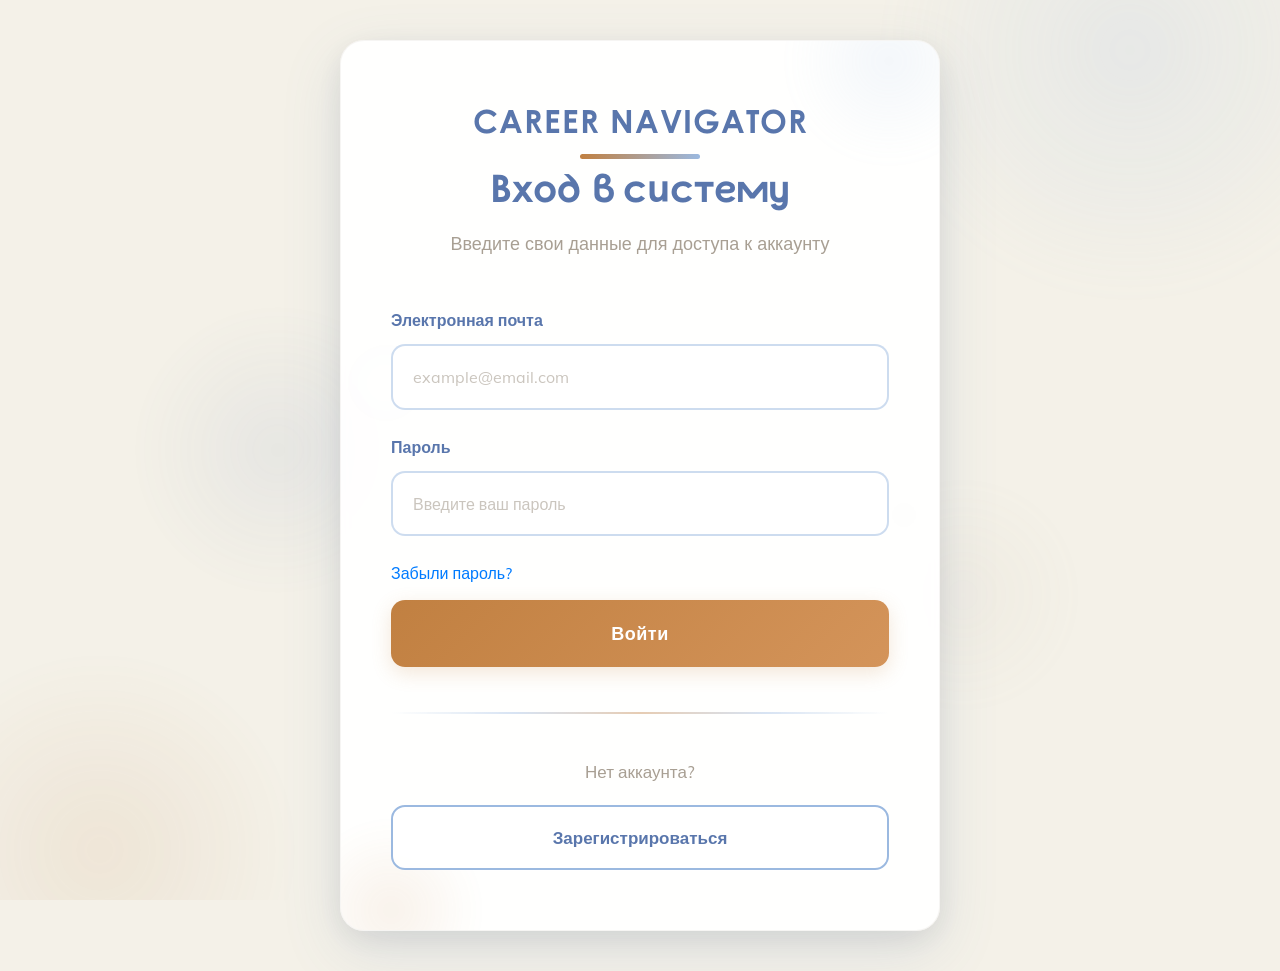
<file: index.html>
<!DOCTYPE html>
<html lang="ru">
<head>
    <meta charset="UTF-8">
    <title>Вход в систему</title>
    <link rel="stylesheet" href="https://stackpath.bootstrapcdn.com/bootstrap/4.4.1/css/bootstrap.min.css">
    <link rel="stylesheet" href="style.css"> 
</head>
<body class="career-body">
    <!-- Фоновые круги -->
    <div class="career-bg-circles">
        <div class="career-circle-1"></div>
        <div class="career-circle-2"></div>
        <div class="career-circle-3"></div>
        <div class="career-circle-4"></div>
    </div>

    <!-- Контейнер формы -->
    <div class="career-form-container">
        <div class="career-form-box">
            <!-- Круги внутри формы -->
            <div class="career-form-circles">
                <div class="career-form-circle-5"></div>
                <div class="career-form-circle-6"></div>
                <div class="career-form-circle-7"></div>
                <div class="career-form-circle-8"></div>
            </div>

            <!-- Содержимое формы -->
            <div class="career-form-content">
                <!-- Шапка формы -->
                <div class="career-form-header">
                    <div class="career-form-logo">Career Navigator</div>
                    <h2 class="career-form-title">Вход в систему</h2>
                    <p class="career-form-subtitle">Введите свои данные для доступа к аккаунту</p>
                </div>

                <!-- Flash сообщения (заменены на статический пример, можно удалить) -->
                <div class="flash-messages" style="display: none;">
                    <!-- Пример flash-сообщения, скрыт по умолчанию -->
                    <div class="alert alert-danger">
                        Неверный email или пароль
                    </div>
                </div>

                <!-- Форма входа -->
                <form action="login.html" method="post">
                    <!-- Email -->
                    <div class="career-form-group">
                        <label class="career-form-label">Электронная почта</label>
                        <input type="email" name="login_email" class="career-form-control" required
                               placeholder="example@email.com">
                    </div>

                    <!-- Пароль -->
                    <div class="career-form-group">
                        <label class="career-form-label">Пароль</label>
                        <input type="password" name="login_password" class="career-form-control" required
                               placeholder="Введите ваш пароль">
                    </div>

                    <!-- Забыли пароль -->
 
                        <a href="LK.html">Забыли пароль?</a>            

                    <!-- Кнопка входа -->
                    <div class="career-form-group">
                        <button type="submit" class="career-btn-primary">Войти</button>
                    </div>

                    <!-- Разделитель -->
                    <div class="career-form-divider"></div>

                    <!-- Футер формы -->
                    <div class="career-form-footer">
                        <p>Нет аккаунта?</p>
                        <a href="registration.html" class="career-btn-outline">Зарегистрироваться</a>
                    </div>
                </form>
            </div>
        </div>
    </div>
</body>
</html>
</file>
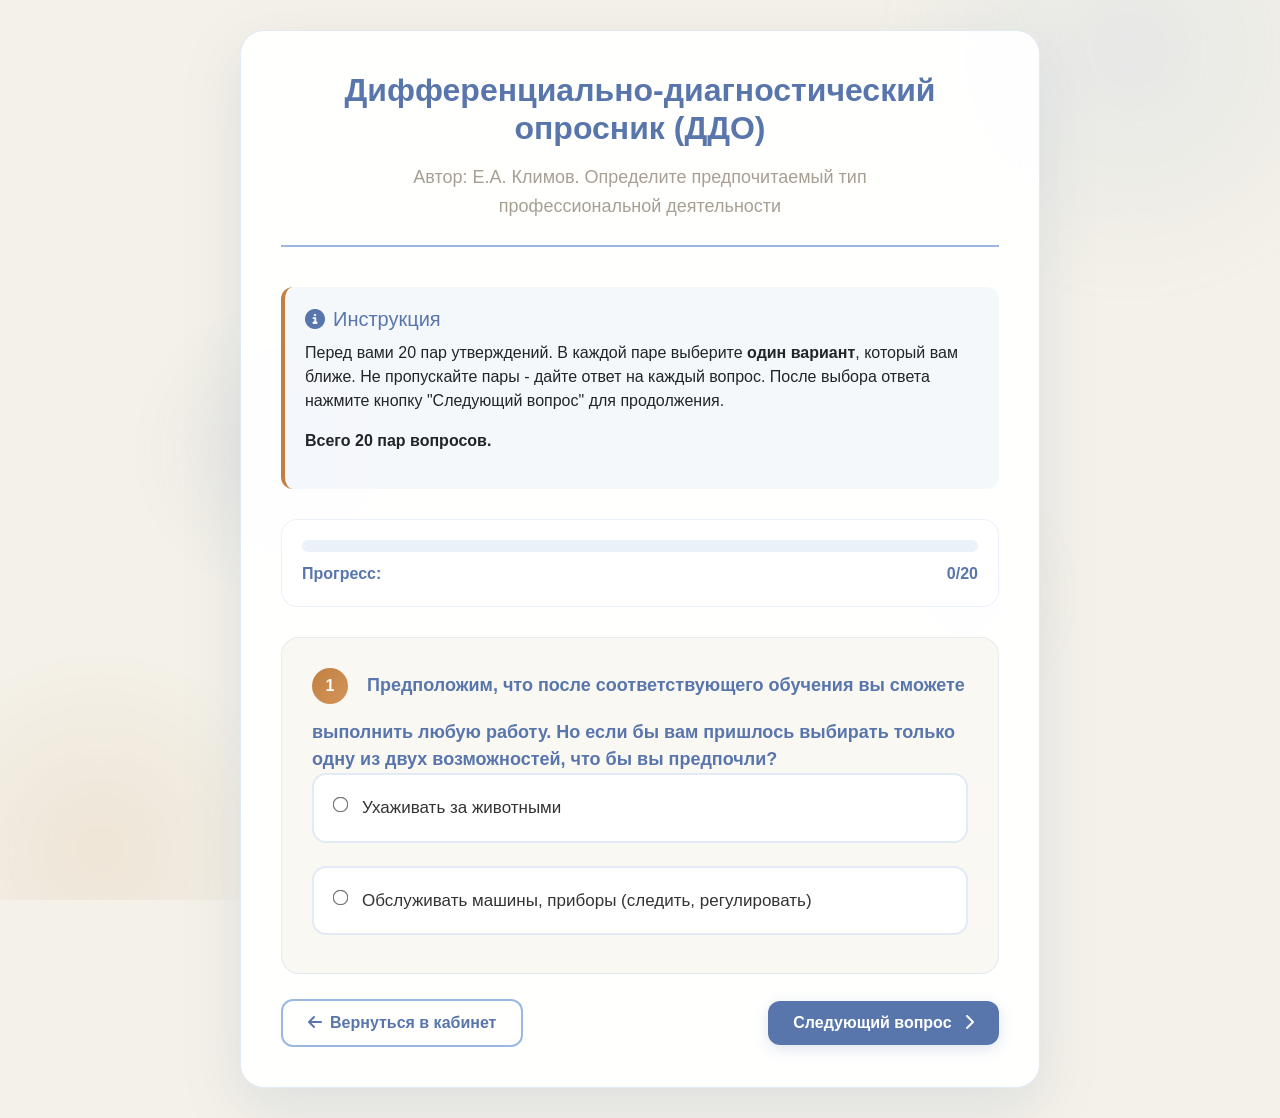
<file: klimov.html>
<!DOCTYPE html>
<html lang="ru">
<head>
    <meta charset="UTF-8">
    <meta name="viewport" content="width=device-width, initial-scale=1.0, maximum-scale=1.0, user-scalable=yes">
    <title>Тест ДДО Климова</title>
    <link rel="stylesheet" href="https://stackpath.bootstrapcdn.com/bootstrap/4.4.1/css/bootstrap.min.css">
    <link rel="stylesheet" href="https://cdnjs.cloudflare.com/ajax/libs/font-awesome/6.4.0/css/all.min.css">
    <link rel="stylesheet" href="style.css">
    <style>
        .career-test-page {
            min-height: 100vh;
            padding: 20px;
            background-color: var(--parchment-white);
        }
        
        .career-test-container {
            max-width: 800px;
            margin: 30px auto;
            padding: 40px;
            background: rgba(255, 255, 255, 0.95);
            border-radius: 24px;
            box-shadow: 0 20px 60px rgba(89, 118, 172, 0.15);
            border: 1px solid rgba(155, 185, 224, 0.3);
            position: relative;
            z-index: 1;
            backdrop-filter: blur(10px);
        }
        
        .career-test-header {
            text-align: center;
            margin-bottom: 40px;
            padding-bottom: 25px;
            border-bottom: 2px solid var(--soft-sky-blue);
        }
        
        .career-test-title {
            color: var(--cornflower-blue);
            font-weight: 700;
            font-size: 32px;
            margin-bottom: 15px;
            font-family: 'Soyuz Grotesk', sans-serif;
        }
        
        .career-test-description {
            color: var(--shadowed-lace);
            font-size: 18px;
            line-height: 1.6;
            max-width: 600px;
            margin: 0 auto;
            font-family: 'Soyuz Grotesk', sans-serif;
        }
        
        .career-test-info {
            background: rgba(155, 185, 224, 0.1);
            border-radius: 12px;
            padding: 20px;
            margin-bottom: 30px;
            border-left: 4px solid var(--coffee-crema);
            font-family: 'Soyuz Grotesk', sans-serif;
        }
        
        .career-test-info h5 {
            color: var(--cornflower-blue);
            margin-bottom: 10px;
            font-family: 'Soyuz Grotesk', sans-serif;
        }
        
        .career-question-card {
            background: rgba(244, 241, 232, 0.5);
            border-radius: 18px;
            padding: 30px;
            margin-bottom: 25px;
            border: 1px solid rgba(155, 185, 224, 0.2);
            transition: all 0.3s;
        }
        
        .career-question-card:hover {
            box-shadow: 0 10px 25px rgba(89, 118, 172, 0.1);
        }
        
        .career-question-number {
            display: inline-block;
            background: linear-gradient(135deg, var(--coffee-crema), #d4945a);
            color: white;
            width: 36px;
            height: 36px;
            border-radius: 50%;
            text-align: center;
            line-height: 36px;
            font-weight: 600;
            margin-right: 15px;
            margin-bottom: 15px;
            font-family: 'Soyuz Grotesk', sans-serif;
        }
        
        .career-question-text {
            font-size: 18px;
            font-weight: 600;
            color: var(--cornflower-blue);
            margin-bottom: 25px;
            line-height: 1.5;
            font-family: 'Soyuz Grotesk', sans-serif;
        }
        
        .career-answer-options {
            display: grid;
            grid-template-columns: 1fr;
            gap: 15px;
        }
        
        .career-answer-option {
            display: flex;
            align-items: flex-start;
            padding: 20px;
            background: white;
            border: 2px solid rgba(155, 185, 224, 0.3);
            border-radius: 14px;
            cursor: pointer;
            transition: all 0.3s;
            position: relative;
        }
        
        .career-answer-option:hover {
            border-color: var(--soft-sky-blue);
            box-shadow: 0 8px 20px rgba(155, 185, 224, 0.15);
        }
        
        .career-answer-option.selected {
            background: rgba(155, 185, 224, 0.08);
            border-color: var(--cornflower-blue);
            box-shadow: 0 5px 15px rgba(89, 118, 172, 0.1);
        }
        
        .career-answer-option input[type="radio"] {
            margin-right: 15px;
            margin-top: 3px;
            transform: scale(1.2);
        }
        
        .career-answer-label {
            font-size: 17px;
            color: #333;
            line-height: 1.5;
            flex: 1;
            font-family: 'Soyuz Grotesk', sans-serif;
        }
        
        .career-test-btn-submit {
            background: linear-gradient(135deg, var(--coffee-crema) 0%, #d4945a 100%);
            border: none;
            padding: 12px 30px;
            font-weight: 600;
            border-radius: 12px;
            color: white;
            font-size: 16px;
            transition: all 0.3s;
            box-shadow: 0 4px 15px rgba(193, 128, 65, 0.2);
            font-family: 'Soyuz Grotesk', sans-serif;
        }
        
        .career-test-btn-submit:hover {
            background: linear-gradient(135deg, #b3713a 0%, var(--coffee-crema) 100%);
            transform: translateY(-2px);
            box-shadow: 0 6px 20px rgba(193, 128, 65, 0.3);
        }
        
        .career-test-btn-back {
            background: transparent;
            border: 2px solid var(--soft-sky-blue);
            color: var(--cornflower-blue);
            padding: 10px 25px;
            border-radius: 12px;
            font-weight: 600;
            transition: all 0.3s;
            font-family: 'Soyuz Grotesk', sans-serif;
        }
        
        .career-test-btn-back:hover {
            background: var(--soft-sky-blue);
            color: white;
        }
        
        .career-test-btn-primary {
            background: linear-gradient(135deg, var(--cornflower-blue) 0%, #5976AC 100%);
            border: none;
            padding: 10px 25px;
            font-weight: 600;
            border-radius: 12px;
            color: white;
            font-size: 16px;
            transition: all 0.3s;
            box-shadow: 0 4px 15px rgba(89, 118, 172, 0.2);
            font-family: 'Soyuz Grotesk', sans-serif;
        }
        
        .career-test-btn-primary:hover {
            background: linear-gradient(135deg, #486194 0%, var(--cornflower-blue) 100%);
            transform: translateY(-2px);
            box-shadow: 0 6px 20px rgba(89, 118, 172, 0.3);
        }
        
        .career-test-btn-secondary {
            background: transparent;
            border: 2px solid var(--cornflower-blue);
            color: var(--cornflower-blue);
            padding: 10px 25px;
            border-radius: 12px;
            font-weight: 600;
            font-size: 16px;
            transition: all 0.3s;
            font-family: 'Soyuz Grotesk', sans-serif;
        }
        
        .career-test-btn-secondary:hover {
            background: rgba(89, 118, 172, 0.1);
            border-color: var(--soft-sky-blue);
        }
        
        .career-test-progress-container {
            margin: 30px 0;
            padding: 20px;
            background: rgba(255, 255, 255, 0.9);
            border-radius: 16px;
            border: 1px solid rgba(155, 185, 224, 0.2);
        }
        
        .career-test-progress-bar {
            height: 12px;
            background-color: rgba(155, 185, 224, 0.2);
            border-radius: 6px;
            overflow: hidden;
            margin-bottom: 10px;
        }
        
        .career-test-progress-fill {
            height: 100%;
            background: linear-gradient(90deg, var(--coffee-crema), var(--cornflower-blue));
            border-radius: 6px;
            transition: width 0.5s ease-in-out;
            width: 0%;
        }
        
        .career-test-progress-text {
            display: flex;
            justify-content: space-between;
            color: var(--cornflower-blue);
            font-weight: 600;
            font-size: 16px;
            font-family: 'Soyuz Grotesk', sans-serif;
        }
        
        .career-test-results-section {
            display: none;
            text-align: center;
            padding: 40px 20px;
        }
        
        .career-test-results-icon {
            font-size: 70px;
            color: var(--coffee-crema);
            margin-bottom: 20px;
        }
        
        .career-test-results-title {
            color: var(--cornflower-blue);
            font-weight: 700;
            font-size: 28px;
            margin-bottom: 20px;
            font-family: 'Soyuz Grotesk', sans-serif;
        }
        
        .career-test-results-description {
            color: var(--shadowed-lace);
            font-size: 18px;
            margin-bottom: 30px;
            line-height: 1.6;
            font-family: 'Soyuz Grotesk', sans-serif;
        }
        
        @media (max-width: 768px) {
            .career-test-container {
                padding: 25px 20px;
                margin: 15px;
            }
            
            .career-test-title {
                font-size: 26px;
            }
            
            .career-question-card {
                padding: 20px;
            }
            
            .career-answer-option {
                padding: 15px;
            }
            
            .career-test-btn-primary,
            .career-test-btn-secondary,
            .career-test-btn-submit,
            .career-test-btn-back {
                padding: 8px 20px;
                font-size: 15px;
            }
        }
    </style>
</head>
<body class="career-body">
    <!-- Фоновые круги -->
    <div class="career-bg-circles">
        <div class="career-circle-1"></div>
        <div class="career-circle-2"></div>
        <div class="career-circle-3"></div>
        <div class="career-circle-4"></div>
    </div>
    
    <!-- Основной контейнер теста -->
    <div class="career-test-container">
        <!-- Шапка теста -->
        <div class="career-test-header" id="testHeader">
            <h1 class="career-test-title">Дифференциально-диагностический опросник (ДДО)</h1>
            <p class="career-test-description">Автор: Е.А. Климов. Определите предпочитаемый тип профессиональной деятельности</p>
        </div>
        
        <!-- Информация о тесте -->
        <div class="career-test-info" id="testInfo">
            <h5><i class="fas fa-info-circle mr-2"></i>Инструкция</h5>
            <p>Перед вами 20 пар утверждений. В каждой паре выберите <strong>один вариант</strong>, который вам ближе. Не пропускайте пары - дайте ответ на каждый вопрос. После выбора ответа нажмите кнопку "Следующий вопрос" для продолжения.</p>
            <p><strong>Всего 20 пар вопросов.</strong></p>
        </div>
        
        <!-- Прогресс прохождения -->
        <div class="career-test-progress-container">
            <div class="career-test-progress-bar">
                <div class="career-test-progress-fill" id="progressFill"></div>
            </div>
            <div class="career-test-progress-text">
                <span>Прогресс:</span>
                <span id="progressCounter">0/20</span>
            </div>
        </div>
        
        <!-- Контейнер для вопросов -->
        <div id="questionsContainer">
            <!-- Вопросы будут добавляться динамически -->
        </div>
        
        <!-- Кнопки управления -->
        <div class="d-flex justify-content-between align-items-center mt-4">

            <button class="career-test-btn-back" onclick="window.location.href='lk.html'">
                <i class="fas fa-arrow-left mr-2"></i>Вернуться в кабинет
            </button>
            
            <div class="d-flex gap-3">
                <button class="career-test-btn-secondary" id="prevBtn" onclick="prevQuestion()" style="display: none;">
                    <i class="fas fa-chevron-left mr-2"></i>Назад
                </button>
                <button class="career-test-btn-primary" id="nextBtn" onclick="nextQuestion()">
                    Следующий вопрос <i class="fas fa-chevron-right ml-2"></i>
                </button>
                <button class="career-test-btn-submit" id="submitBtn" onclick="submitTest()" style="display: none;">
                    <i class="fas fa-check-circle mr-2"></i>Завершить тест
                </button>
            </div>
        </div>

        <!-- Секция результатов -->
        <div class="career-test-results-section" id="resultsSection">
            <div class="career-test-results-icon">
                <i class="fas fa-chart-pie"></i>
            </div>
            <h2 class="career-test-results-title">Тест завершен!</h2>
            <p class="career-test-results-description">Ваши результаты сохранены. Теперь вы можете вернуться в личный кабинет и посмотреть диаграмму с вашим профессиональным профилем.</p>

            <button class="career-test-btn-back" onclick="window.location.href='lk.html'">
                <i class="fas fa-user-circle mr-2"></i>Вернуться в личный кабинет
            </button>
        </div>
    </div>
    
    <!-- JavaScript для работы теста -->
    <script>
        // Вопросы для теста ДДО Климова (20 пар)
        const questions = [
            { id: 1, a: "Ухаживать за животными", b: "Обслуживать машины, приборы (следить, регулировать)" },
            { id: 2, a: "Помогать больным людям, лечить их", b: "Составлять таблицы, схемы, программы для вычислительных машин" },
            { id: 3, a: "Следить за качеством книжных иллюстраций, плакатов, художественных открыток", b: "Следить за состоянием, развитием растений" },
            { id: 4, a: "Обрабатывать материалы (дерево, ткань, металл, пластмассу и т.п.)", b: "Доводить товары до потребителя, рекламировать, продавать" },
            { id: 5, a: "Обсуждать научно-популярные книги, статьи", b: "Обсуждать художественные книги (или пьесы, концерты)" },
            { id: 6, a: "Выращивать молодняк (животных какой-либо породы)", b: "Тренировать товарищей (или младших) в выполнении каких-либо действий (трудовых, учебных, спортивных)" },
            { id: 7, a: "Копировать рисунки, изображения (или настраивать музыкальные инструменты)", b: "Управлять каким-либо грузовым (подъемным или транспортным) средством (подъемным краном, трактором, тепловозом и др.)" },
            { id: 8, a: "Сообщать, разъяснять людям нужные им сведения (в справочном бюро, на экскурсии и т.д.)", b: "Оформлять выставки, витрины (или участвовать в подготовке пьес, концертов)" },
            { id: 9, a: "Ремонтировать вещи, изделия (одежду, технику), жилище", b: "Искать и исправлять ошибки в текстах, таблицах, рисунках" },
            { id: 10, a: "Лечить животных", b: "Выполнять вычисления, расчеты" },
            { id: 11, a: "Выводить новые сорта растений", b: "Конструировать, проектировать новые виды промышленных изделий (машины, одежду, дома, продукты питания и т.п.)" },
            { id: 12, a: "Разбирать споры, ссоры между людьми, убеждать, разъяснять, наказывать, поощрять", b: "Разбираться в чертежах, схемах, таблицах (проверять, уточнять, приводить в порядок)" },
            { id: 13, a: "Наблюдать, изучать работу кружков художественной самодеятельности", b: "Наблюдать, изучать жизнь микробов" },
            { id: 14, a: "Обслуживать, налаживать медицинские приборы, аппараты", b: "Оказывать людям медицинскую помощь при ранениях, ушибах, ожогах и т.п." },
            { id: 15, a: "Художественно описывать, изображать события (наблюдаемые и представляемые)", b: "Составлять точные описания-отчеты о наблюдаемых явлениях, событиях, измеряемых объектах и др." },
            { id: 16, a: "Делать лабораторные анализы в больнице", b: "Принимать, осматривать больных, беседовать с ними, назначать лечение" },
            { id: 17, a: "Красить или расписывать стены помещений, поверхность изделий", b: "Осуществлять монтаж или сборку машин, приборов" },
            { id: 18, a: "Организовывать культпоходы сверстников или младших в театры, музеи, экскурсии, туристические походы и т.п.", b: "Играть на сцене, принимать участие в концертах" },
            { id: 19, a: "Изготовлять по чертежам детали, изделия (машины, одежду), строить здания", b: "Заниматься черчением, копировать чертежи, карты" },
            { id: 20, a: "Вести борьбу с болезнями растений, с вредителями леса, сада", b: "Работать на клавишных машинах (пишущей машинке, телетайпе, наборной машине и др.)" }
        ];
        
        // КАЖДОМУ ОТВЕТУ СОПОСТАВЛЯЕМ КАТЕГОРИЮ по ID вопроса
        const questionCategories = {
            1: { A: "Человек-Природа", B: "Человек-Техника" },
            2: { A: "Человек-Человек", B: "Человек-Знак" },
            3: { A: "Человек-Художественный образ", B: "Человек-Природа" },
            4: { A: "Человек-Техника", B: "Человек-Человек" },
            5: { A: "Человек-Знак", B: "Человек-Художественный образ" },
            6: { A: "Человек-Природа", B: "Человек-Человек" },
            7: { A: "Человек-Художественный образ", B: "Человек-Техника" },
            8: { A: "Человек-Человек", B: "Человек-Художественный образ" },
            9: { A: "Человек-Техника", B: "Человек-Знак" },
            10: { A: "Человек-Природа", B: "Человек-Знак" },
            11: { A: "Человек-Природа", B: "Человек-Техника" },
            12: { A: "Человек-Человек", B: "Человек-Знак" },
            13: { A: "Человек-Художественный образ", B: "Человек-Природа" },
            14: { A: "Человек-Техника", B: "Человек-Человек" },
            15: { A: "Человек-Художественный образ", B: "Человек-Знак" },
            16: { A: "Человек-Знак", B: "Человек-Человек" },
            17: { A: "Человек-Художественный образ", B: "Человек-Техника" },
            18: { A: "Человек-Человек", B: "Человек-Художественный образ" },
            19: { A: "Человек-Техника", B: "Человек-Знак" },
            20: { A: "Человек-Природа", B: "Человек-Знак" }
        };
        
        let userAnswers = {};
        let currentQuestion = 0;
        let testStartTime = Date.now();
        
        // Инициализация при загрузке страницы
        document.addEventListener('DOMContentLoaded', function() {
            testStartTime = Date.now();
            showQuestion(currentQuestion);
            updateProgress();
            updateButtons();
        });
        
        // Показать вопрос
        function showQuestion(index) {
            const container = document.getElementById('questionsContainer');
            const question = questions[index];
            
            const existingAnswer = userAnswers[question.id];
            
            container.innerHTML = `
                <div class="career-question-card">
                    <div>
                        <span class="career-question-number">${question.id}</span>
                        <span class="career-question-text">Предположим, что после соответствующего обучения вы сможете выполнить любую работу. Но если бы вам пришлось выбирать только одну из двух возможностей, что бы вы предпочли?</span>
                    </div>
                    
                    <div class="career-answer-options">
                        <label class="career-answer-option ${existingAnswer === 'A' ? 'selected' : ''}" onclick="selectAnswer(${question.id}, 'A')">
                            <input type="radio" name="q${question.id}" ${existingAnswer === 'A' ? 'checked' : ''}>
                            <span class="career-answer-label">${question.a}</span>
                        </label>
                        
                        <label class="career-answer-option ${existingAnswer === 'B' ? 'selected' : ''}" onclick="selectAnswer(${question.id}, 'B')">
                            <input type="radio" name="q${question.id}" ${existingAnswer === 'B' ? 'checked' : ''}>
                            <span class="career-answer-label">${question.b}</span>
                        </label>
                    </div>
                </div>
            `;
            
            updateProgress();
            updateButtons();
        }
        
        // Выбрать ответ
        function selectAnswer(questionId, answer) {
            userAnswers[questionId] = answer;
            
            // Обновляем класс selected для вариантов ответа
            const options = document.querySelectorAll('.career-answer-option');
            options.forEach(opt => {
                const radio = opt.querySelector('input[type="radio"]');
                if (radio && radio.name === `q${questionId}`) {
                    if (answer === 'A' && opt.innerHTML.includes(questions.find(q => q.id === questionId).a)) {
                        opt.classList.add('selected');
                        radio.checked = true;
                    } else if (answer === 'B' && opt.innerHTML.includes(questions.find(q => q.id === questionId).b)) {
                        opt.classList.add('selected');
                        radio.checked = true;
                    } else {
                        opt.classList.remove('selected');
                        radio.checked = false;
                    }
                }
            });
        }
        
        // Следующий вопрос
        function nextQuestion() {
            const currentQuestionId = questions[currentQuestion].id;
            if (!userAnswers[currentQuestionId]) {
                alert('Пожалуйста, выберите ответ на текущий вопрос.');
                return;
            }
            
            if (currentQuestion < questions.length - 1) {
                currentQuestion++;
                showQuestion(currentQuestion);
            }
        }
        
        // Предыдущий вопрос
        function prevQuestion() {
            if (currentQuestion > 0) {
                currentQuestion--;
                showQuestion(currentQuestion);
            }
        }
        
        // Обновить прогресс
        function updateProgress() {
            const answeredCount = Object.keys(userAnswers).length;
            const progressPercent = (answeredCount / questions.length) * 100;
            
            document.getElementById('progressFill').style.width = `${progressPercent}%`;
            document.getElementById('progressCounter').textContent = `${answeredCount}/${questions.length}`;
        }
        
        // Обновить кнопки
        function updateButtons() {
            const prevBtn = document.getElementById('prevBtn');
            const nextBtn = document.getElementById('nextBtn');
            const submitBtn = document.getElementById('submitBtn');
            
            // Кнопка "Назад"
            if (currentQuestion > 0) {
                prevBtn.style.display = 'inline-block';
            } else {
                prevBtn.style.display = 'none';
            }
            
            // Кнопка "Следующий вопрос" или "Завершить тест"
            if (currentQuestion === questions.length - 1) {
                nextBtn.style.display = 'none';
                submitBtn.style.display = 'inline-block';
            } else {
                nextBtn.style.display = 'inline-block';
                submitBtn.style.display = 'none';
            }
        }
        
        // ФУНКЦИЯ ДЛЯ ОТПРАВКИ НА БЭКЕНД (заглушка, так как бэкенда нет)
        async function sendResultsToBackend(answers) {
            // В статической версии просто имитируем успех
            return { success: true, data: { message: "Сохранено локально" } };
        }
        
        // СОХРАНИТЬ ДЛЯ ПОВТОРНОЙ ОТПРАВКИ
        function saveForRetry(answers) {
            const pending = JSON.parse(localStorage.getItem('pendingKlimovResults') || '[]');
            pending.push({
                answers: answers,
                timestamp: new Date().toISOString()
            });
            localStorage.setItem('pendingKlimovResults', JSON.stringify(pending));
            console.log('Сохранено для повторной отправки');
        }
        
        // ОТПРАВИТЬ ТЕСТ
        async function submitTest() {
            // Проверяем, что ответили на все вопросы
            if (Object.keys(userAnswers).length < questions.length) {
                alert(`Пожалуйста, ответьте на все вопросы теста. Осталось ${questions.length - Object.keys(userAnswers).length} вопросов.`);
                return;
            }
            
            // Блокируем кнопку
            const submitBtn = document.getElementById('submitBtn');
            submitBtn.disabled = true;
            submitBtn.innerHTML = '<i class="fas fa-spinner fa-spin mr-2"></i>Отправляем...';
            
            // 1. Сохраняем в LocalStorage
            const allResults = JSON.parse(localStorage.getItem('testResults')) || {};
            allResults.klimov = {
                answers: userAnswers,
                submittedAt: new Date().toISOString()
            };
            localStorage.setItem('testResults', JSON.stringify(allResults));
            
            // 2. Отмечаем тест как пройденный
            const userData = JSON.parse(localStorage.getItem('currentUser')) || {};
            if (!userData.testsCompleted) {
                userData.testsCompleted = {};
            }
            userData.testsCompleted.klimov = true;
            localStorage.setItem('currentUser', JSON.stringify(userData));
            
            // 3. Отправляем на бэкенд (заглушка)
            setTimeout(() => {
                showResults();
            }, 500);
        }
        
        // Показать результаты
        function showResults() {
            document.getElementById('questionsContainer').style.display = 'none';
            document.getElementById('prevBtn').style.display = 'none';
            document.getElementById('nextBtn').style.display = 'none';
            document.getElementById('submitBtn').style.display = 'none';
            document.getElementById('testInfo').style.display = 'none';
            document.querySelector('.career-test-progress-container').style.display = 'none';
            
            document.getElementById('resultsSection').style.display = 'block';
            document.getElementById('resultsSection').scrollIntoView({ behavior: 'smooth' });
        }
        
        // Обработка клавиатуры
        document.addEventListener('keydown', function(e) {
            if (e.key === 'ArrowRight' || e.key === 'Enter') {
                e.preventDefault();
                nextQuestion();
            } else if (e.key === 'ArrowLeft') {
                e.preventDefault();
                prevQuestion();
            } else if (e.key === '1') {
                e.preventDefault();
                selectAnswer(questions[currentQuestion].id, 'A');
            } else if (e.key === '2') {
                e.preventDefault();
                selectAnswer(questions[currentQuestion].id, 'B');
            }
        });
    </script>
</body>
</html>
</file>
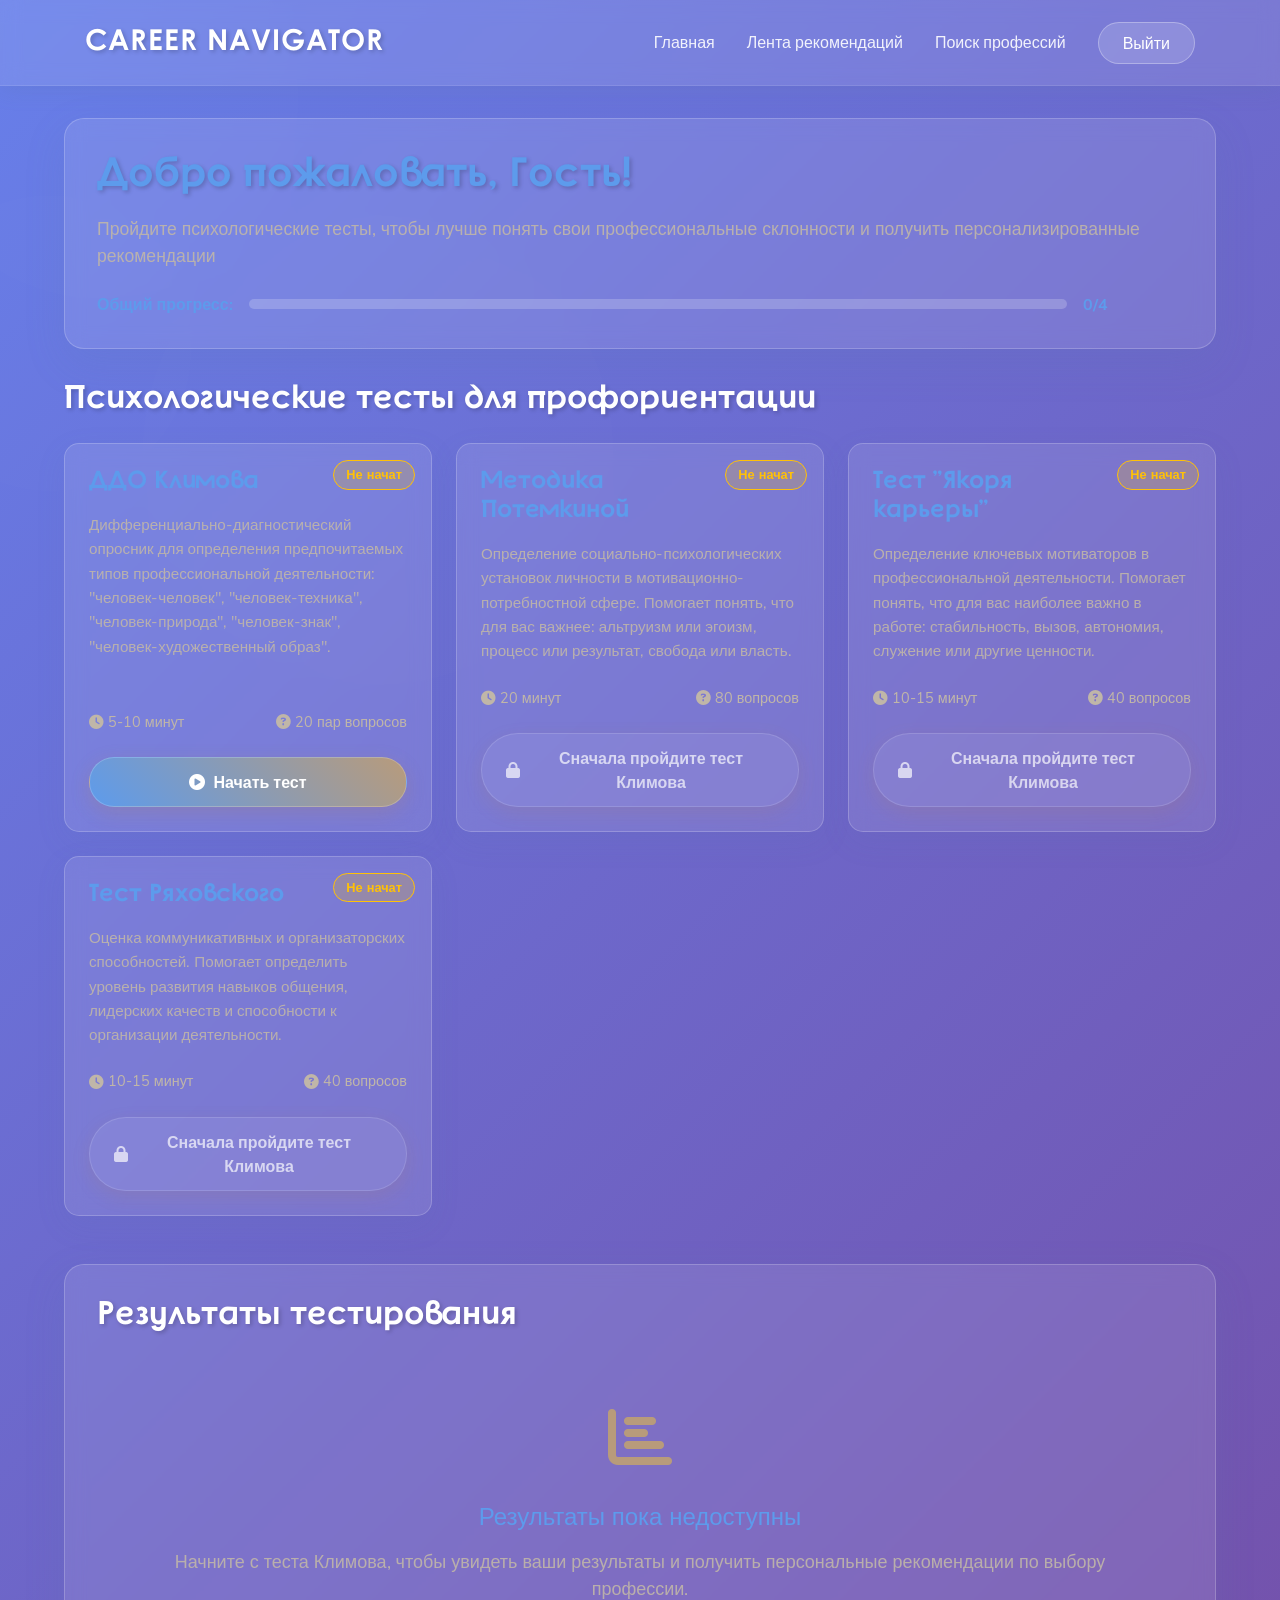
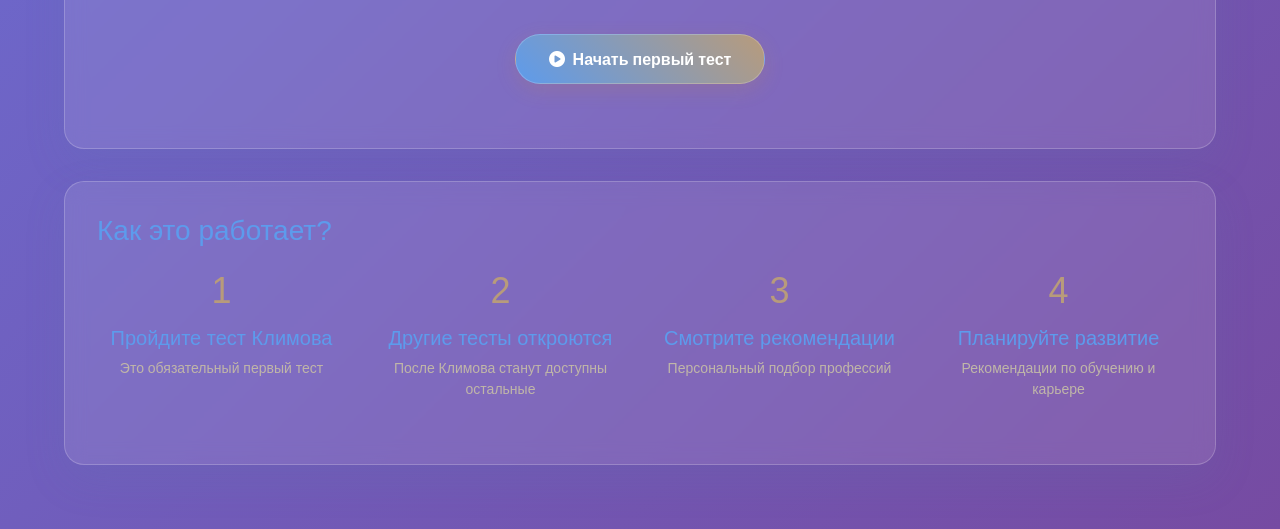
<file: LK 3.html>
<!DOCTYPE html>
<html lang="ru">
<head>
    <meta charset="UTF-8">
    <title>Личный кабинет - Career Navigation</title>
    <link rel="stylesheet" href="https://stackpath.bootstrapcdn.com/bootstrap/4.4.1/css/bootstrap.min.css">
    <link rel="stylesheet" href="https://cdnjs.cloudflare.com/ajax/libs/font-awesome/6.4.0/css/all.min.css">
    <link rel="stylesheet" href="style.css">
    <style>
        /* Базовые стили из предполагаемого файла style.css для корректного отображения */
        :root {
            --cornflower-blue: #5D9BEC;
            --coffee-crema: #B89B7B;
            --shadowed-lace: #C0B6A8;
        }
        .career-body {
            background: linear-gradient(135deg, #667eea 0%, #764ba2 100%);
            min-height: 100vh;
            font-family: -apple-system, BlinkMacSystemFont, 'Segoe UI', Roboto, Oxygen, Ubuntu, sans-serif;
            margin: 0;
            padding: 0;
            position: relative;
            overflow-x: hidden;
        }
        .career-navbar {
            background: rgba(255, 255, 255, 0.1);
            backdrop-filter: blur(10px);
            border-bottom: 1px solid rgba(255, 255, 255, 0.1);
            padding: 1rem 0;
            position: relative;
            z-index: 10;
        }
        .career-navbar-brand {
            color: white !important;
            font-size: 1.8rem;
            font-weight: bold;
            letter-spacing: 1px;
            text-shadow: 2px 2px 4px rgba(0,0,0,0.2);
        }
        .career-nav-link {
            color: rgba(255,255,255,0.9) !important;
            font-weight: 500;
            margin: 0 0.5rem;
            transition: color 0.3s ease;
            position: relative;
        }
        .career-nav-link:hover {
            color: white !important;
        }
        .career-nav-link::after {
            content: '';
            position: absolute;
            bottom: 0;
            left: 50%;
            transform: translateX(-50%);
            width: 0;
            height: 2px;
            background: white;
            transition: width 0.3s ease;
        }
        .career-nav-link:hover::after {
            width: 80%;
        }
        .career-logout-btn {
            background: rgba(255, 255, 255, 0.15);
            border: 1px solid rgba(255, 255, 255, 0.3);
            color: white !important;
            padding: 0.5rem 1.5rem;
            border-radius: 50px;
            font-weight: 500;
            transition: all 0.3s ease;
            margin-left: 1rem;
        }
        .career-logout-btn:hover {
            background: rgba(255, 255, 255, 0.25);
            border-color: rgba(255, 255, 255, 0.5);
            transform: translateY(-2px);
            box-shadow: 0 5px 15px rgba(0,0,0,0.2);
        }
        .career-bg-circles {
            position: fixed;
            top: 0;
            left: 0;
            width: 100%;
            height: 100%;
            overflow: hidden;
            z-index: 1;
        }
        .career-circle-1, .career-circle-2, .career-circle-3, .career-circle-4 {
            position: absolute;
            border-radius: 50%;
            background: rgba(255, 255, 255, 0.1);
            animation: float 20s infinite;
        }
        .career-circle-1 {
            width: 400px;
            height: 400px;
            top: -100px;
            left: -100px;
            animation-delay: 0s;
        }
        .career-circle-2 {
            width: 300px;
            height: 300px;
            top: 200px;
            right: -50px;
            animation-delay: 5s;
        }
        .career-circle-3 {
            width: 500px;
            height: 500px;
            bottom: -150px;
            left: 10%;
            animation-delay: 10s;
        }
        .career-circle-4 {
            width: 350px;
            height: 350px;
            bottom: 100px;
            right: 10%;
            animation-delay: 15s;
        }
        @keyframes float {
            0%, 100% { transform: translateY(0) rotate(0deg); }
            33% { transform: translateY(-30px) rotate(120deg); }
            66% { transform: translateY(20px) rotate(240deg); }
        }
        .career-dashboard-container {
            max-width: 1200px;
            margin: 0 auto;
            padding: 2rem 1.5rem;
            position: relative;
            z-index: 2;
        }
        .career-welcome-card {
            background: rgba(255, 255, 255, 0.1);
            backdrop-filter: blur(10px);
            border-radius: 20px;
            padding: 2rem;
            margin-bottom: 2rem;
            border: 1px solid rgba(255, 255, 255, 0.2);
            color: white;
        }
        .career-welcome-title {
            font-size: 2.5rem;
            font-weight: bold;
            margin-bottom: 1rem;
            text-shadow: 2px 2px 4px rgba(0,0,0,0.2);
        }
        .career-welcome-subtitle {
            font-size: 1.1rem;
            opacity: 0.9;
            margin-bottom: 1.5rem;
        }
        .career-progress-indicator {
            display: flex;
            align-items: center;
            gap: 1rem;
            flex-wrap: wrap;
        }
        .career-progress-label {
            font-weight: 600;
            min-width: 100px;
        }
        .career-progress-bar {
            flex: 1;
            height: 10px;
            background: rgba(255,255,255,0.2);
            border-radius: 5px;
            overflow: hidden;
            min-width: 200px;
        }
        .career-progress-fill {
            height: 100%;
            background: linear-gradient(90deg, var(--coffee-crema), var(--cornflower-blue));
            border-radius: 5px;
            transition: width 0.5s ease;
        }
        .career-section-title {
            font-size: 2rem;
            font-weight: bold;
            color: white;
            margin-bottom: 1.5rem;
            text-shadow: 2px 2px 4px rgba(0,0,0,0.2);
        }
        .career-tests-section {
            display: grid;
            grid-template-columns: repeat(auto-fit, minmax(280px, 1fr));
            gap: 1.5rem;
            margin-bottom: 3rem;
        }
        .career-test-card {
            background: rgba(255, 255, 255, 0.1);
            backdrop-filter: blur(10px);
            border-radius: 15px;
            padding: 1.5rem;
            border: 1px solid rgba(255, 255, 255, 0.2);
            transition: transform 0.3s ease, box-shadow 0.3s ease;
            position: relative;
            color: white;
            display: flex;
            flex-direction: column;
            height: 100%;
        }
        .career-test-card:hover {
            transform: translateY(-5px);
            box-shadow: 0 10px 30px rgba(0,0,0,0.2);
            background: rgba(255, 255, 255, 0.15);
        }
        .career-test-status {
            position: absolute;
            top: 1rem;
            right: 1rem;
            padding: 0.25rem 0.75rem;
            border-radius: 50px;
            font-size: 0.8rem;
            font-weight: 600;
        }
        .career-status-not-started {
            background: rgba(255, 193, 7, 0.2);
            color: #ffc107;
            border: 1px solid #ffc107;
        }
        .career-status-completed {
            background: rgba(40, 167, 69, 0.2);
            color: #28a745;
            border: 1px solid #28a745;
        }
        .career-test-title {
            font-size: 1.5rem;
            font-weight: bold;
            margin-bottom: 1rem;
            padding-right: 80px;
            color: var(--cornflower-blue);
        }
        .career-test-description {
            font-size: 0.95rem;
            opacity: 0.9;
            margin-bottom: 1.5rem;
            flex-grow: 1;
        }
        .career-test-details {
            display: flex;
            gap: 1rem;
            margin-bottom: 1.5rem;
            font-size: 0.9rem;
        }
        .career-test-time, .career-test-questions {
            display: flex;
            align-items: center;
            gap: 0.3rem;
        }
        .career-btn-test {
            background: linear-gradient(45deg, var(--cornflower-blue), var(--coffee-crema));
            border: none;
            color: white;
            padding: 0.75rem 1.5rem;
            border-radius: 50px;
            font-weight: 600;
            text-decoration: none;
            display: inline-flex;
            align-items: center;
            justify-content: center;
            transition: all 0.3s ease;
            cursor: pointer;
            border: 1px solid rgba(255,255,255,0.2);
            width: 100%;
        }
        .career-btn-test:hover {
            transform: translateY(-2px);
            box-shadow: 0 5px 15px rgba(0,0,0,0.3);
            color: white;
            text-decoration: none;
        }
        .career-btn-disabled {
            background: rgba(255,255,255,0.1);
            cursor: not-allowed;
            pointer-events: none;
            opacity: 0.7;
        }
        .career-btn-disabled:hover {
            transform: none;
            box-shadow: none;
        }
        .career-results-section {
            background: rgba(255, 255, 255, 0.1);
            backdrop-filter: blur(10px);
            border-radius: 20px;
            padding: 2rem;
            margin-bottom: 2rem;
            border: 1px solid rgba(255, 255, 255, 0.2);
            color: white;
        }
        .career-no-results {
            text-align: center;
            padding: 2rem;
        }
        .career-no-results-icon {
            font-size: 4rem;
            margin-bottom: 1rem;
            color: var(--coffee-crema);
        }
        .career-no-results-text {
            opacity: 0.9;
            margin-bottom: 2rem;
        }
        .mt-4 {
            margin-top: 1.5rem;
        }
        .mb-3 {
            margin-bottom: 1rem;
        }
        .mt-3 {
            margin-top: 1rem;
        }
        .mr-2 {
            margin-right: 0.5rem;
        }
    </style>
</head>
<body class="career-body">
    <!-- Навигация -->
    <nav class="navbar navbar-expand-lg career-navbar">
        <div class="container">
            <a class="navbar-brand career-navbar-brand" href="#">Career Navigator</a>
            <button class="navbar-toggler" type="button" data-toggle="collapse" data-target="#navbarNav">
                <i class="fas fa-bars text-white"></i>
            </button>
            <div class="collapse navbar-collapse" id="navbarNav">
                <ul class="navbar-nav ml-auto">
                    <li class="nav-item active">
                        <a class="nav-link career-nav-link" href="#"><i></i>Главная</a>
                    </li>
                    <li class="nav-item">
                        <a class="nav-link career-nav-link" href="recommendations.html"><i></i>Лента рекомендаций</a>
                    </li>
                    <li class="nav-item">
                        <a class="nav-link career-nav-link" href="search.html"><i></i>Поиск профессий</a>
                    </li>
                    <li class="nav-item">
                        <a class="btn career-logout-btn" href="login.html"><i></i>Выйти</a>
                    </li>
                </ul>
            </div>
        </div>
    </nav>

    <!-- Фоновые круги -->
    <div class="career-bg-circles">
        <div class="career-circle-1"></div>
        <div class="career-circle-2"></div>
        <div class="career-circle-3"></div>
        <div class="career-circle-4"></div>
    </div>

    <!-- Основной контент -->
    <div class="career-dashboard-container">
        <!-- Приветственная карточка -->
        <div class="career-welcome-card">
            <h1 class="career-welcome-title">Добро пожаловать, Гость!</h1>
            <p class="career-welcome-subtitle">Пройдите психологические тесты, чтобы лучше понять свои профессиональные склонности и получить персонализированные рекомендации</p>

            <div class="career-progress-indicator">
                <span class="career-progress-label">Общий прогресс:</span>
                <div class="career-progress-bar">
                    <div class="career-progress-fill" id="progressFill" style="width: 0%"></div>
                </div>
                <span class="career-progress-label" id="progressText">0/4</span>
            </div>
        </div>

        <!-- Доступные тесты -->
        <h2 class="career-section-title">Психологические тесты для профориентации</h2>
        <div class="career-tests-section">

            <!-- Тест 1: ДДО Климова -->
            <div class="career-test-card">
                <div class="career-test-status career-status-not-started" id="klimov-status">Не начат</div>
                <h3 class="career-test-title">ДДО Климова</h3>
                <p class="career-test-description">
                    Дифференциально-диагностический опросник для определения предпочитаемых типов профессиональной деятельности: "человек-человек", "человек-техника", "человек-природа", "человек-знак", "человек-художественный образ".
                </p>
                <div class="career-test-details">
                    <div class="career-test-time">
                        <i class="fas fa-clock"></i> 5-10 минут
                    </div>
                    <div class="career-test-questions">
                        <i class="fas fa-question-circle"></i> 20 пар вопросов
                    </div>
                </div>
                <a href="klimov.html" class="career-btn-test" id="klimov-btn">
                    <i class="fas fa-play-circle mr-2"></i>Начать тест
                </a>
            </div>

            <!-- Тест 2: Методика Потемкиной -->
            <div class="career-test-card">
                <div class="career-test-status career-status-not-started" id="potemkina-status">Не начат</div>
                <h3 class="career-test-title">Методика Потемкиной</h3>
                <p class="career-test-description">
                    Определение социально-психологических установок личности в мотивационно-потребностной сфере. Помогает понять, что для вас важнее: альтруизм или эгоизм, процесс или результат, свобода или власть.
                </p>
                <div class="career-test-details">
                    <div class="career-test-time">
                        <i class="fas fa-clock"></i> 20 минут
                    </div>
                    <div class="career-test-questions">
                        <i class="fas fa-question-circle"></i> 80 вопросов
                    </div>
                </div>
                <a href="potemkina.html" class="career-btn-test career-btn-disabled" id="potemkina-btn" onclick="return false;">
                    <i class="fas fa-lock mr-2"></i>Сначала пройдите тест Климова
                </a>
            </div>

            <!-- Тест 3: Тест "Якоря карьеры" -->
            <div class="career-test-card">
                <div class="career-test-status career-status-not-started" id="career-anchors-status">Не начат</div>
                <h3 class="career-test-title">Тест "Якоря карьеры"</h3>
                <p class="career-test-description">
                    Определение ключевых мотиваторов в профессиональной деятельности. Помогает понять, что для вас наиболее важно в работе: стабильность, вызов, автономия, служение или другие ценности.
                </p>
                <div class="career-test-details">
                    <div class="career-test-time">
                        <i class="fas fa-clock"></i> 10-15 минут
                    </div>
                    <div class="career-test-questions">
                        <i class="fas fa-question-circle"></i> 40 вопросов
                    </div>
                </div>
                <a href="career_anchors.html" class="career-btn-test career-btn-disabled" id="career-anchors-btn" onclick="return false;">
                    <i class="fas fa-lock mr-2"></i>Сначала пройдите тест Климова
                </a>
            </div>

            <!-- Тест 4: Тест Ряховского -->
            <div class="career-test-card">
                <div class="career-test-status career-status-not-started" id="ryakhovsky-status">Не начат</div>
                <h3 class="career-test-title">Тест Ряховского</h3>
                <p class="career-test-description">
                    Оценка коммуникативных и организаторских способностей. Помогает определить уровень развития навыков общения, лидерских качеств и способности к организации деятельности.
                </p>
                <div class="career-test-details">
                    <div class="career-test-time">
                        <i class="fas fa-clock"></i> 10-15 минут
                    </div>
                    <div class="career-test-questions">
                        <i class="fas fa-question-circle"></i> 40 вопросов
                    </div>
                </div>
                <a href="ryakhovsky.html" class="career-btn-test career-btn-disabled" id="ryakhovsky-btn" onclick="return false;">
                    <i class="fas fa-lock mr-2"></i>Сначала пройдите тест Климова
                </a>
            </div>

        </div>

        <!-- Результаты тестов -->
        <div class="career-results-section">
            <h2 class="career-section-title">Результаты тестирования</h2>

            <!-- Блок результатов теста Климова -->
            <div id="klimov-results" style="display: none;">
                <h4 class="mb-3" style="color: var(--cornflower-blue);">
                    Результаты теста Климова
                </h4>

                <canvas id="klimovCanvas" width="600" height="600"></canvas>

                <p class="mt-3" id="klimov-dominant" style="font-weight: 600;"></p>
            </div>

            <!-- Блок для отображения, когда результаты недоступны -->
            <div id="no-results-block">
                <div class="career-no-results">
                    <div class="career-no-results-icon">
                        <i class="fas fa-chart-bar"></i>
                    </div>
                    <h4 class="mb-3" style="color: var(--cornflower-blue);" id="results-title">Результаты пока недоступны</h4>
                    <p class="career-no-results-text" id="results-text">
                        Начните с теста Климова, чтобы увидеть ваши результаты и получить персональные рекомендации по выбору профессии.
                    </p>
                    <a href="klimov.html" class="career-btn-test" style="max-width: 250px; margin: 0 auto;">
                        <i class="fas fa-play-circle mr-2"></i>Начать первый тест
                    </a>
                </div>
            </div>
        </div>

        <!-- Информационный блок -->
        <div class="career-welcome-card mt-4">
            <h3 class="mb-3" style="color: var(--cornflower-blue); font-family: 'Soyuz Grotesk', sans-serif;">Как это работает?</h3>
            <div class="row">
                <div class="col-md-3 text-center mb-3">
                    <div class="mb-2" style="font-size: 36px; color: var(--coffee-crema);">1</div>
                    <h5 style="color: var(--cornflower-blue); font-family: 'Soyuz Grotesk', sans-serif;">Пройдите тест Климова</h5>
                    <p style="color: var(--shadowed-lace); font-size: 14px; font-family: 'Soyuz Grotesk', sans-serif;">Это обязательный первый тест</p>
                </div>
                <div class="col-md-3 text-center mb-3">
                    <div class="mb-2" style="font-size: 36px; color: var(--coffee-crema);">2</div>
                    <h5 style="color: var(--cornflower-blue); font-family: 'Soyuz Grotesk', sans-serif;">Другие тесты откроются</h5>
                    <p style="color: var(--shadowed-lace); font-size: 14px; font-family: 'Soyuz Grotesk', sans-serif;">После Климова станут доступны остальные</p>
                </div>
                <div class="col-md-3 text-center mb-3">
                    <div class="mb-2" style="font-size: 36px; color: var(--coffee-crema);">3</div>
                    <h5 style="color: var(--cornflower-blue); font-family: 'Soyuz Grotesk', sans-serif;">Смотрите рекомендации</h5>
                    <p style="color: var(--shadowed-lace); font-size: 14px; font-family: 'Soyuz Grotesk', sans-serif;">Персональный подбор профессий</p>
                </div>
                <div class="col-md-3 text-center mb-3">
                    <div class="mb-2" style="font-size: 36px; color: var(--coffee-crema);">4</div>
                    <h5 style="color: var(--cornflower-blue); font-family: 'Soyuz Grotesk', sans-serif;">Планируйте развитие</h5>
                    <p style="color: var(--shadowed-lace); font-size: 14px; font-family: 'Soyuz Grotesk', sans-serif;">Рекомендации по обучению и карьере</p>
                </div>
            </div>
        </div>
    </div>

    <!-- Bootstrap JS -->
    <script src="https://code.jquery.com/jquery-3.4.1.slim.min.js"></script>
    <script src="https://cdn.jsdelivr.net/npm/popper.js@1.16.0/dist/umd/popper.min.js"></script>
    <script src="https://stackpath.bootstrapcdn.com/bootstrap/4.4.1/js/bootstrap.min.js"></script>

    <!-- Основной JavaScript (адаптирован для статики с демо-данными) -->
    <script>
        document.addEventListener('DOMContentLoaded', async () => {
            // В статической версии используем демо-данные вместо fetch
            const demoData = {
                username: 'Гость',
                testsCompleted: {
                    klimov: false,
                    potemkina: false,
                    career_anchors: false,
                    ryakhovsky: false
                },
                klimov_scores: { tech: 2, sign: 3, human: 6, nature: 1, art: 5 },
                klimov_result: 'human'
            };

            // Обновляем интерфейс на основе демо-данных
            updateProgress(demoData.testsCompleted);
            updateAccess(demoData.testsCompleted);
            updateResults(demoData);

            // Эмулируем завершение теста Климова для демонстрации (можно удалить)
            // Раскомментируйте строки ниже, чтобы увидеть, как выглядит страница с пройденным тестом
            /*
            setTimeout(() => {
                demoData.testsCompleted.klimov = true;
                updateProgress(demoData.testsCompleted);
                updateAccess(demoData.testsCompleted);
                updateResults(demoData);
            }, 2000);
            */
        });

        function updateProgress(tests) {
            const total = 4;
            const completed = Object.values(tests).filter(Boolean).length;

            document.getElementById('progressFill').style.width =
                `${(completed / total) * 100}%`;

            document.getElementById('progressText').textContent =
                `${completed}/${total}`;

            updateTestStatus('klimov', tests.klimov);
            updateTestStatus('potemkina', tests.potemkina);
            updateTestStatus('career_anchors', tests.career_anchors);
            updateTestStatus('ryakhovsky', tests.ryakhovsky);
        }

        function updateTestStatus(testName, isCompleted) {
            const statusMap = {
                klimov: 'klimov-status',
                potemkina: 'potemkina-status',
                career_anchors: 'career-anchors-status',
                ryakhovsky: 'ryakhovsky-status'
            };

            const el = document.getElementById(statusMap[testName]);
            if (!el) return;

            if (isCompleted) {
                el.textContent = 'Пройден';
                el.className = 'career-test-status career-status-completed';

                if (testName === 'klimov') {
                    const btn = document.getElementById('klimov-btn');
                    btn.innerHTML = '<i class="fas fa-chart-bar mr-2"></i>Посмотреть результаты';
                    btn.onclick = scrollToKlimovResults;
                }
            } else {
                el.textContent = 'Не начат';
                el.className = 'career-test-status career-status-not-started';
            }
        }

        function updateAccess(tests) {
            if (tests.klimov) {
                unlockOtherTests();
            } else {
                lockOtherTests();
            }
        }

        function updateResults(data) {
            if (!data.testsCompleted || !data.testsCompleted.klimov) {
                document.getElementById('klimov-results').style.display = 'none';
                document.getElementById('no-results-block').style.display = 'block';
                return;
            }

            document.getElementById('klimov-results').style.display = 'block';
            document.getElementById('no-results-block').style.display = 'none';

            drawKlimovPie(data.klimov_scores);
            document.getElementById('klimov-dominant').innerText =
                `Доминирующий тип: ${translateType(data.klimov_result)}`;
        }

        function scrollToKlimovResults() {
            document.querySelector('.career-results-section')
                .scrollIntoView({ behavior: 'smooth' });
        }

        function translateType(type) {
            const types = {
                human: 'Человек – человек',
                tech: 'Человек – техника',
                nature: 'Человек – природа',
                sign: 'Человек – знаковые системы',
                art: 'Человек – художественный образ'
            };
            return types[type] || 'Не определен';
        }

        function unlockOtherTests() {
            // Методика Потемкиной
            const potemkinaBtn = document.getElementById('potemkina-btn');
            potemkinaBtn.innerHTML = '<i class="fas fa-play-circle mr-2"></i>Начать тест';
            potemkinaBtn.disabled = false;
            potemkinaBtn.classList.remove('career-btn-disabled');
            potemkinaBtn.href = "potemkina.html";
            potemkinaBtn.onclick = null;

            // Якоря карьеры
            const careerAnchorsBtn = document.getElementById('career-anchors-btn');
            careerAnchorsBtn.innerHTML = '<i class="fas fa-play-circle mr-2"></i>Начать тест';
            careerAnchorsBtn.disabled = false;
            careerAnchorsBtn.classList.remove('career-btn-disabled');
            careerAnchorsBtn.href = "career_anchors.html";
            careerAnchorsBtn.onclick = null;

            // Тест Ряховского
            const ryakhovskyBtn = document.getElementById('ryakhovsky-btn');
            ryakhovskyBtn.innerHTML = '<i class="fas fa-play-circle mr-2"></i>Начать тест';
            ryakhovskyBtn.disabled = false;
            ryakhovskyBtn.classList.remove('career-btn-disabled');
            ryakhovskyBtn.href = "ryakhovsky.html";
            ryakhovskyBtn.onclick = null;
        }

        function lockOtherTests() {
            // Методика Потемкиной
            const potemkinaBtn = document.getElementById('potemkina-btn');
            potemkinaBtn.innerHTML = '<i class="fas fa-lock mr-2"></i>Сначала пройдите тест Климова';
            potemkinaBtn.disabled = true;
            potemkinaBtn.classList.add('career-btn-disabled');
            potemkinaBtn.href = "#";
            potemkinaBtn.onclick = function() { return false; };

            // Якоря карьеры
            const careerAnchorsBtn = document.getElementById('career-anchors-btn');
            careerAnchorsBtn.innerHTML = '<i class="fas fa-lock mr-2"></i>Сначала пройдите тест Климова';
            careerAnchorsBtn.disabled = true;
            careerAnchorsBtn.classList.add('career-btn-disabled');
            careerAnchorsBtn.href = "#";
            careerAnchorsBtn.onclick = function() { return false; };

            // Тест Ряховского
            const ryakhovskyBtn = document.getElementById('ryakhovsky-btn');
            ryakhovskyBtn.innerHTML = '<i class="fas fa-lock mr-2"></i>Сначала пройдите тест Климова';
            ryakhovskyBtn.disabled = true;
            ryakhovskyBtn.classList.add('career-btn-disabled');
            ryakhovskyBtn.href = "#";
            ryakhovskyBtn.onclick = function() { return false; };
        }

        // Canvas — ПИРОГ + 8 КОЛЕЦ + 5 СЕКТОРОВ
        function drawKlimovPie(scores) {
            const canvas = document.getElementById('klimovCanvas');
            if (!canvas) return;

            const ctx = canvas.getContext('2d');

            ctx.clearRect(0, 0, canvas.width, canvas.height);

            const cx = canvas.width / 2;
            const cy = canvas.height / 2;
            const maxRadius = 250;

            const categories = [
                { key: 'tech', label: 'Техника', color: '#5DA9E9' },
                { key: 'sign', label: 'Знак', color: '#A66DD4' },
                { key: 'human', label: 'Человек', color: '#F28482' },
                { key: 'nature', label: 'Природа', color: '#84C318' },
                { key: 'art', label: 'Искусство', color: '#F6BD60' }
            ];

            // СЕТКА: 8 КОЛЕЦ
            ctx.strokeStyle = '#ddd';
            ctx.lineWidth = 0.8;
            for (let i = 1; i <= 8; i++) {
                ctx.beginPath();
                ctx.arc(cx, cy, (maxRadius / 8) * i, 0, Math.PI * 2);
                ctx.stroke();

                if (i <= 7) {
                    ctx.fillStyle = '#888';
                    ctx.font = '12px Arial';
                    ctx.textAlign = 'right';
                    ctx.textBaseline = 'middle';
                    ctx.fillText(i.toString(), cx + 5, cy - (maxRadius / 8) * i);
                }
            }

            // СЕКТОРА
            const sectorAngle = (Math.PI * 2) / categories.length;

            categories.forEach((cat, i) => {
                const value = scores[cat.key] || 0;
                const radius = (value / 8) * maxRadius;

                // Заполнение сектора
                ctx.beginPath();
                ctx.moveTo(cx, cy);
                ctx.fillStyle = cat.color + '80';
                ctx.arc(
                    cx,
                    cy,
                    radius,
                    i * sectorAngle,
                    (i + 1) * sectorAngle
                );
                ctx.closePath();
                ctx.fill();

                // Обводка сектора
                ctx.beginPath();
                ctx.moveTo(cx, cy);
                ctx.strokeStyle = cat.color;
                ctx.lineWidth = 3;
                ctx.arc(
                    cx,
                    cy,
                    radius,
                    i * sectorAngle,
                    (i + 1) * sectorAngle
                );
                ctx.closePath();
                ctx.stroke();

                // ПОДПИСЬ КАТЕГОРИИ
                const textAngle = i * sectorAngle + sectorAngle / 2;
                ctx.fillStyle = '#333';
                ctx.font = 'bold 16px Arial';
                ctx.textAlign = 'center';
                ctx.textBaseline = 'middle';
                ctx.fillText(
                    cat.label,
                    cx + Math.cos(textAngle) * (maxRadius + 35),
                    cy + Math.sin(textAngle) * (maxRadius + 35)
                );

                // ЗНАЧЕНИЕ БАЛЛОВ
                ctx.fillStyle = '#000';
                ctx.font = 'bold 18px Arial';
                ctx.textAlign = 'center';
                ctx.textBaseline = 'middle';
                const valueRadius = radius > 20 ? radius / 2 : radius + 15;
                ctx.fillText(
                    value.toString(),
                    cx + Math.cos(textAngle) * valueRadius,
                    cy + Math.sin(textAngle) * valueRadius
                );
            });

            // Центральная точка
            ctx.beginPath();
            ctx.arc(cx, cy, 5, 0, Math.PI * 2);
            ctx.fillStyle = '#333';
            ctx.fill();
        }
    </script>
</body>
</html>
</file>
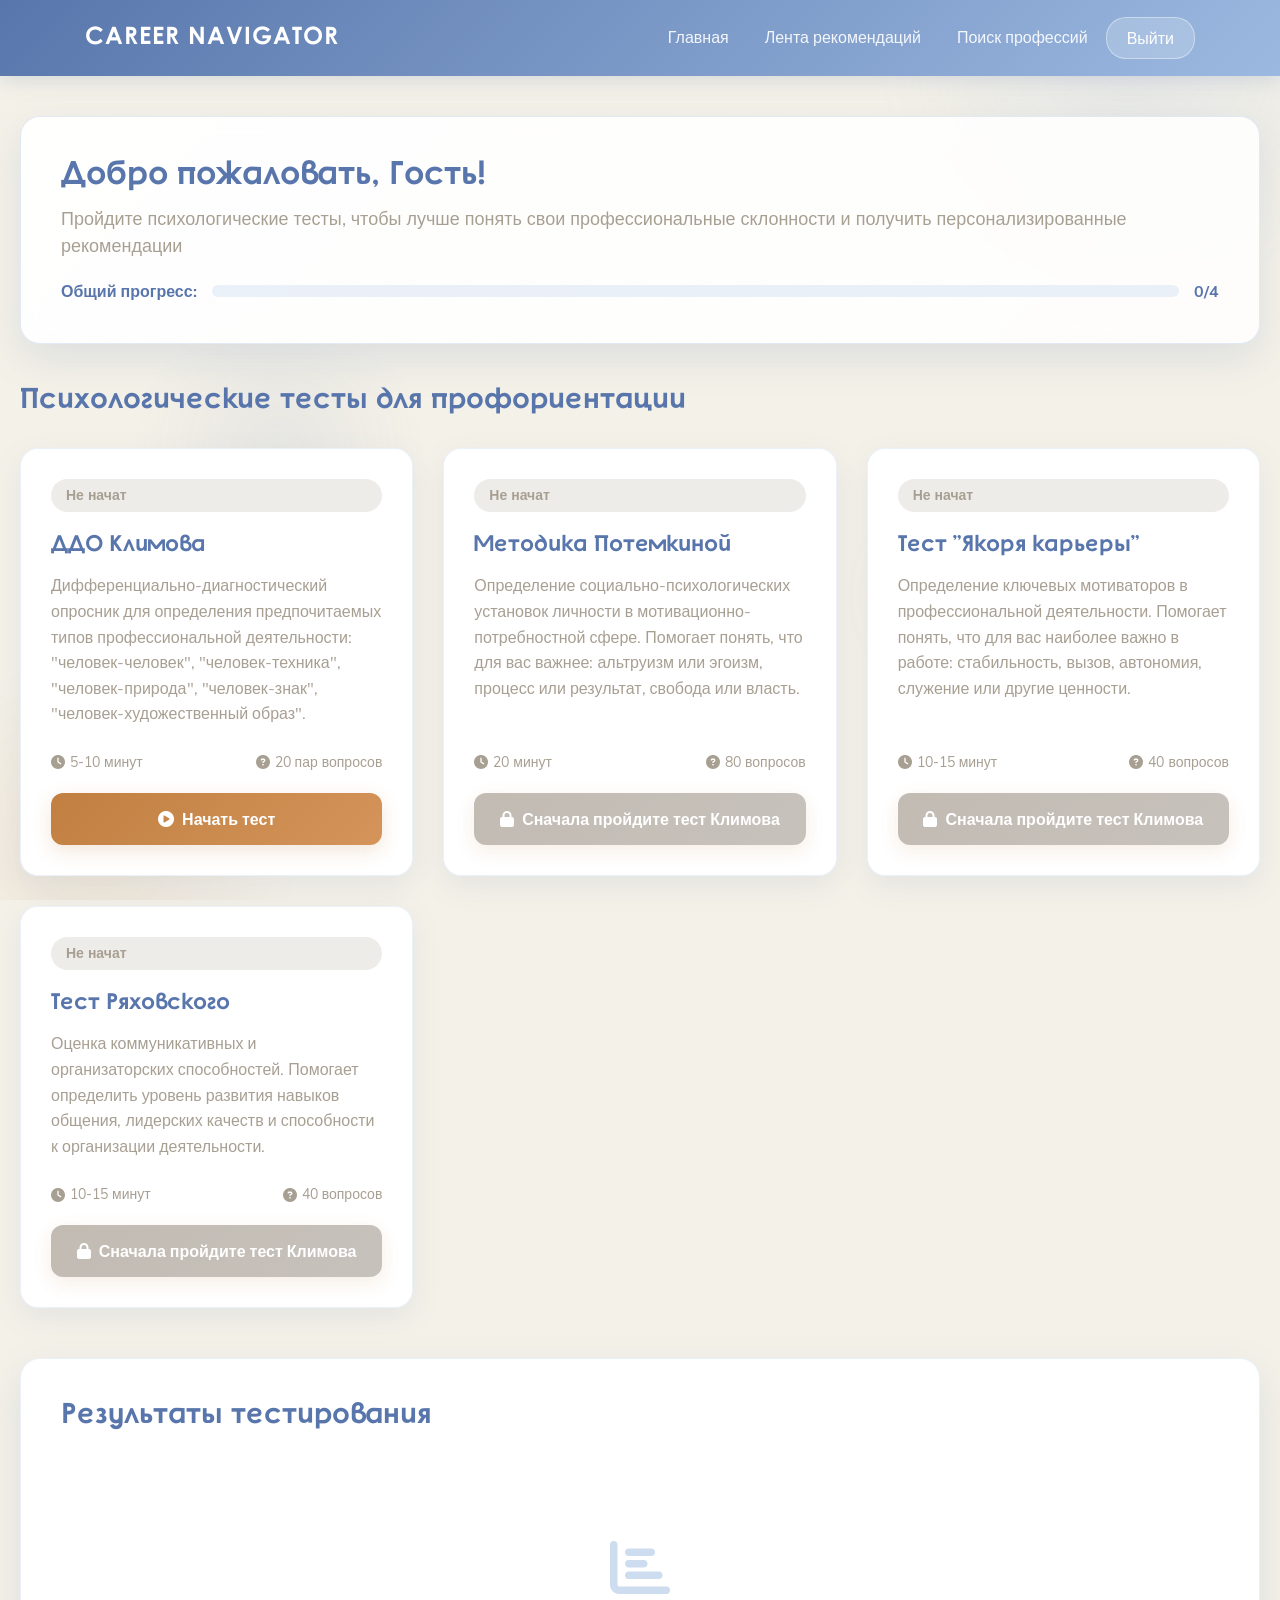
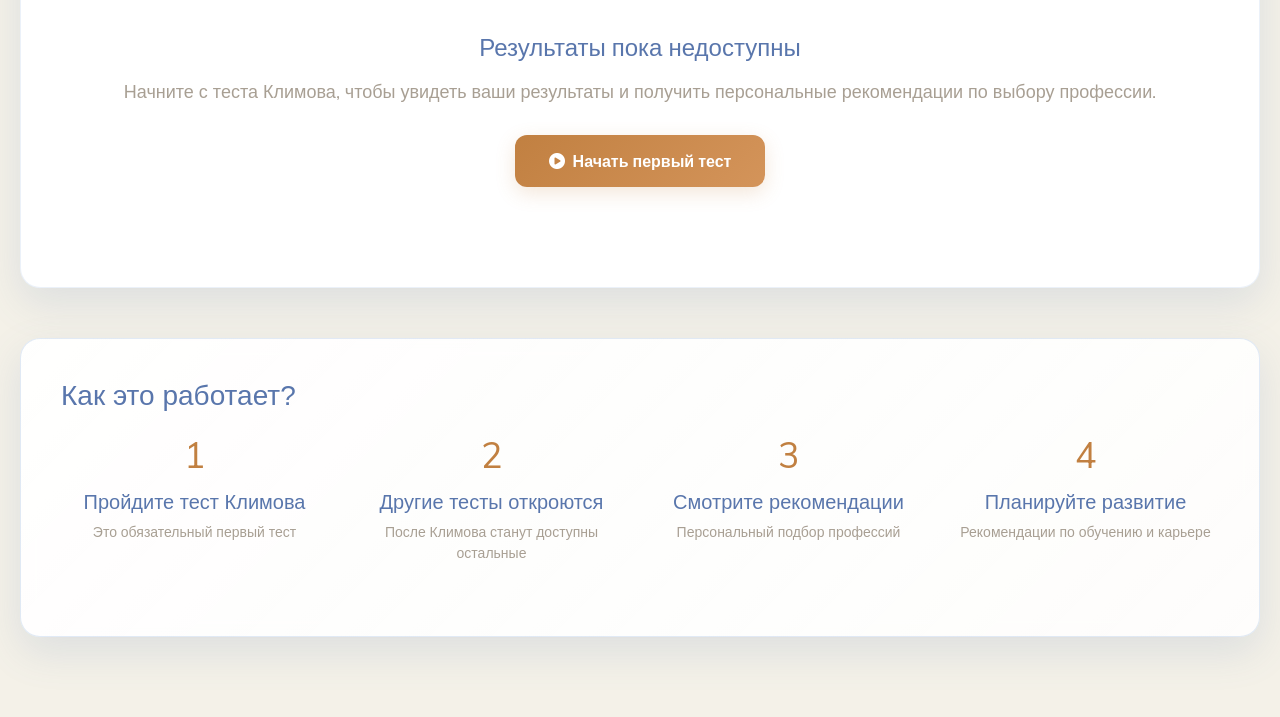
<file: LK.html>
<!DOCTYPE html>
<html lang="ru">
<head>
    <meta charset="UTF-8">
    <title>Личный кабинет - Career Navigation</title>
    <link rel="stylesheet" href="https://stackpath.bootstrapcdn.com/bootstrap/4.4.1/css/bootstrap.min.css">
    <link rel="stylesheet" href="https://cdnjs.cloudflare.com/ajax/libs/font-awesome/6.4.0/css/all.min.css">
    <link rel="stylesheet" href="style.css">
</head>
<body class="career-body">
    <!-- Навигация -->
    <nav class="navbar navbar-expand-lg career-navbar">
        <div class="container">
            <a class="navbar-brand career-navbar-brand" href="#">Career Navigator</a>
            <button class="navbar-toggler" type="button" data-toggle="collapse" data-target="#navbarNav">
                <i class="fas fa-bars text-white"></i>
            </button>
            <div class="collapse navbar-collapse" id="navbarNav">
                <ul class="navbar-nav ml-auto">
                    <li class="nav-item active">
                        <a class="nav-link career-nav-link" href="#"><i></i>Главная</a>
                    </li>
                    <li class="nav-item">
                        <a class="nav-link career-nav-link" href="recommendations.html"><i></i>Лента рекомендаций</a>
                    </li>
                    <li class="nav-item">
                        <a class="nav-link career-nav-link" href="search.html"><i></i>Поиск профессий</a>
                    </li>
                    <li class="nav-item">
                        <a class="btn career-logout-btn" href="login.html"><i></i>Выйти</a>
                    </li>
                </ul>
            </div>
        </div>
    </nav>

    <!-- Фоновые круги -->
    <div class="career-bg-circles">
        <div class="career-circle-1"></div>
        <div class="career-circle-2"></div>
        <div class="career-circle-3"></div>
        <div class="career-circle-4"></div>
    </div>

    <!-- Основной контент -->
    <div class="career-dashboard-container">
        <!-- Приветственная карточка -->
        <div class="career-welcome-card">
            <h1 class="career-welcome-title">Добро пожаловать, Гость!</h1>
            <p class="career-welcome-subtitle">Пройдите психологические тесты, чтобы лучше понять свои профессиональные склонности и получить персонализированные рекомендации</p>

            <div class="career-progress-indicator">
                <span class="career-progress-label">Общий прогресс:</span>
                <div class="career-progress-bar">
                    <div class="career-progress-fill" id="progressFill" style="width: 0%"></div>
                </div>
                <span class="career-progress-label" id="progressText">0/4</span>
            </div>
        </div>

        <!-- Доступные тесты -->
        <h2 class="career-section-title">Психологические тесты для профориентации</h2>
        <div class="career-tests-section">

            <!-- Тест 1: ДДО Климова -->
            <div class="career-test-card">
                <div class="career-test-status career-status-not-started" id="klimov-status">Не начат</div>
                <h3 class="career-test-title">ДДО Климова</h3>
                <p class="career-test-description">
                    Дифференциально-диагностический опросник для определения предпочитаемых типов профессиональной деятельности: "человек-человек", "человек-техника", "человек-природа", "человек-знак", "человек-художественный образ".
                </p>
                <div class="career-test-details">
                    <div class="career-test-time">
                        <i class="fas fa-clock"></i> 5-10 минут
                    </div>
                    <div class="career-test-questions">
                        <i class="fas fa-question-circle"></i> 20 пар вопросов
                    </div>
                </div>
                <a href="klimov.html" class="career-btn-test" id="klimov-btn">
                    <i class="fas fa-play-circle mr-2"></i>Начать тест
                </a>
            </div>

            <!-- Тест 2: Методика Потемкиной -->
            <div class="career-test-card">
                <div class="career-test-status career-status-not-started" id="potemkina-status">Не начат</div>
                <h3 class="career-test-title">Методика Потемкиной</h3>
                <p class="career-test-description">
                    Определение социально-психологических установок личности в мотивационно-потребностной сфере. Помогает понять, что для вас важнее: альтруизм или эгоизм, процесс или результат, свобода или власть.
                </p>
                <div class="career-test-details">
                    <div class="career-test-time">
                        <i class="fas fa-clock"></i> 20 минут
                    </div>
                    <div class="career-test-questions">
                        <i class="fas fa-question-circle"></i> 80 вопросов
                    </div>
                </div>
                <a href="potemkina.html" class="career-btn-test career-btn-disabled" id="potemkina-btn" onclick="return false;">
                    <i class="fas fa-lock mr-2"></i>Сначала пройдите тест Климова
                </a>
            </div>

            <!-- Тест 3: Тест "Якоря карьеры" -->
            <div class="career-test-card">
                <div class="career-test-status career-status-not-started" id="career-anchors-status">Не начат</div>
                <h3 class="career-test-title">Тест "Якоря карьеры"</h3>
                <p class="career-test-description">
                    Определение ключевых мотиваторов в профессиональной деятельности. Помогает понять, что для вас наиболее важно в работе: стабильность, вызов, автономия, служение или другие ценности.
                </p>
                <div class="career-test-details">
                    <div class="career-test-time">
                        <i class="fas fa-clock"></i> 10-15 минут
                    </div>
                    <div class="career-test-questions">
                        <i class="fas fa-question-circle"></i> 40 вопросов
                    </div>
                </div>
                <a href="career_anchors.html" class="career-btn-test career-btn-disabled" id="career-anchors-btn" onclick="return false;">
                    <i class="fas fa-lock mr-2"></i>Сначала пройдите тест Климова
                </a>
            </div>

            <!-- Тест 4: Тест Ряховского -->
            <div class="career-test-card">
                <div class="career-test-status career-status-not-started" id="ryakhovsky-status">Не начат</div>
                <h3 class="career-test-title">Тест Ряховского</h3>
                <p class="career-test-description">
                    Оценка коммуникативных и организаторских способностей. Помогает определить уровень развития навыков общения, лидерских качеств и способности к организации деятельности.
                </p>
                <div class="career-test-details">
                    <div class="career-test-time">
                        <i class="fas fa-clock"></i> 10-15 минут
                    </div>
                    <div class="career-test-questions">
                        <i class="fas fa-question-circle"></i> 40 вопросов
                    </div>
                </div>
                <a href="ryakhovsky.html" class="career-btn-test career-btn-disabled" id="ryakhovsky-btn" onclick="return false;">
                    <i class="fas fa-lock mr-2"></i>Сначала пройдите тест Климова
                </a>
            </div>

        </div>

        <!-- Результаты тестов -->
        <div class="career-results-section">
            <h2 class="career-section-title">Результаты тестирования</h2>

            <!-- Блок результатов теста Климова -->
            <div id="klimov-results" style="display: none;">
                <h4 class="mb-3" style="color: var(--cornflower-blue);">
                    Результаты теста Климова
                </h4>

                <canvas id="klimovCanvas" width="600" height="600"></canvas>

                <p class="mt-3" id="klimov-dominant" style="font-weight: 600;"></p>
            </div>

            <!-- Блок для отображения, когда результаты недоступны -->
            <div id="no-results-block">
                <div class="career-no-results">
                    <div class="career-no-results-icon">
                        <i class="fas fa-chart-bar"></i>
                    </div>
                    <h4 class="mb-3" style="color: var(--cornflower-blue);" id="results-title">Результаты пока недоступны</h4>
                    <p class="career-no-results-text" id="results-text">
                        Начните с теста Климова, чтобы увидеть ваши результаты и получить персональные рекомендации по выбору профессии.
                    </p>
                    <a href="klimov.html" class="career-btn-test" style="max-width: 250px; margin: 0 auto;">
                        <i class="fas fa-play-circle mr-2"></i>Начать первый тест
                    </a>
                </div>
            </div>
        </div>

        <!-- Информационный блок -->
        <div class="career-welcome-card mt-4">
            <h3 class="mb-3" style="color: var(--cornflower-blue); font-family: 'Soyuz Grotesk', sans-serif;">Как это работает?</h3>
            <div class="row">
                <div class="col-md-3 text-center mb-3">
                    <div class="mb-2" style="font-size: 36px; color: var(--coffee-crema);">1</div>
                    <h5 style="color: var(--cornflower-blue); font-family: 'Soyuz Grotesk', sans-serif;">Пройдите тест Климова</h5>
                    <p style="color: var(--shadowed-lace); font-size: 14px; font-family: 'Soyuz Grotesk', sans-serif;">Это обязательный первый тест</p>
                </div>
                <div class="col-md-3 text-center mb-3">
                    <div class="mb-2" style="font-size: 36px; color: var(--coffee-crema);">2</div>
                    <h5 style="color: var(--cornflower-blue); font-family: 'Soyuz Grotesk', sans-serif;">Другие тесты откроются</h5>
                    <p style="color: var(--shadowed-lace); font-size: 14px; font-family: 'Soyuz Grotesk', sans-serif;">После Климова станут доступны остальные</p>
                </div>
                <div class="col-md-3 text-center mb-3">
                    <div class="mb-2" style="font-size: 36px; color: var(--coffee-crema);">3</div>
                    <h5 style="color: var(--cornflower-blue); font-family: 'Soyuz Grotesk', sans-serif;">Смотрите рекомендации</h5>
                    <p style="color: var(--shadowed-lace); font-size: 14px; font-family: 'Soyuz Grotesk', sans-serif;">Персональный подбор профессий</p>
                </div>
                <div class="col-md-3 text-center mb-3">
                    <div class="mb-2" style="font-size: 36px; color: var(--coffee-crema);">4</div>
                    <h5 style="color: var(--cornflower-blue); font-family: 'Soyuz Grotesk', sans-serif;">Планируйте развитие</h5>
                    <p style="color: var(--shadowed-lace); font-size: 14px; font-family: 'Soyuz Grotesk', sans-serif;">Рекомендации по обучению и карьере</p>
                </div>
            </div>
        </div>
    </div>

    <!-- Bootstrap JS -->
    <script src="https://code.jquery.com/jquery-3.4.1.slim.min.js"></script>
    <script src="https://cdn.jsdelivr.net/npm/popper.js@1.16.0/dist/umd/popper.min.js"></script>
    <script src="https://stackpath.bootstrapcdn.com/bootstrap/4.4.1/js/bootstrap.min.js"></script>

    <!-- Основной JavaScript (адаптирован для статики с демо-данными) -->
    <script>
        document.addEventListener('DOMContentLoaded', async () => {
            // В статической версии используем демо-данные вместо fetch
            const demoData = {
                username: 'Гость',
                testsCompleted: {
                    klimov: false,
                    potemkina: false,
                    career_anchors: false,
                    ryakhovsky: false
                },
                klimov_scores: { tech: 2, sign: 3, human: 6, nature: 1, art: 5 },
                klimov_result: 'human'
            };

            // Обновляем интерфейс на основе демо-данных
            updateProgress(demoData.testsCompleted);
            updateAccess(demoData.testsCompleted);
            updateResults(demoData);

            // Эмулируем завершение теста Климова для демонстрации (можно удалить)
            // Раскомментируйте строки ниже, чтобы увидеть, как выглядит страница с пройденным тестом
            /*
            setTimeout(() => {
                demoData.testsCompleted.klimov = true;
                updateProgress(demoData.testsCompleted);
                updateAccess(demoData.testsCompleted);
                updateResults(demoData);
            }, 2000);
            */
        });

        function updateProgress(tests) {
            const total = 4;
            const completed = Object.values(tests).filter(Boolean).length;

            document.getElementById('progressFill').style.width =
                `${(completed / total) * 100}%`;

            document.getElementById('progressText').textContent =
                `${completed}/${total}`;

            updateTestStatus('klimov', tests.klimov);
            updateTestStatus('potemkina', tests.potemkina);
            updateTestStatus('career_anchors', tests.career_anchors);
            updateTestStatus('ryakhovsky', tests.ryakhovsky);
        }

        function updateTestStatus(testName, isCompleted) {
            const statusMap = {
                klimov: 'klimov-status',
                potemkina: 'potemkina-status',
                career_anchors: 'career-anchors-status',
                ryakhovsky: 'ryakhovsky-status'
            };

            const el = document.getElementById(statusMap[testName]);
            if (!el) return;

            if (isCompleted) {
                el.textContent = 'Пройден';
                el.className = 'career-test-status career-status-completed';

                if (testName === 'klimov') {
                    const btn = document.getElementById('klimov-btn');
                    btn.innerHTML = '<i class="fas fa-chart-bar mr-2"></i>Посмотреть результаты';
                    btn.onclick = scrollToKlimovResults;
                }
            } else {
                el.textContent = 'Не начат';
                el.className = 'career-test-status career-status-not-started';
            }
        }

        function updateAccess(tests) {
            if (tests.klimov) {
                unlockOtherTests();
            } else {
                lockOtherTests();
            }
        }

        function updateResults(data) {
            if (!data.testsCompleted || !data.testsCompleted.klimov) {
                document.getElementById('klimov-results').style.display = 'none';
                document.getElementById('no-results-block').style.display = 'block';
                return;
            }

            document.getElementById('klimov-results').style.display = 'block';
            document.getElementById('no-results-block').style.display = 'none';

            drawKlimovPie(data.klimov_scores);
            document.getElementById('klimov-dominant').innerText =
                `Доминирующий тип: ${translateType(data.klimov_result)}`;
        }

        function scrollToKlimovResults() {
            document.querySelector('.career-results-section')
                .scrollIntoView({ behavior: 'smooth' });
        }

        function translateType(type) {
            const types = {
                human: 'Человек – человек',
                tech: 'Человек – техника',
                nature: 'Человек – природа',
                sign: 'Человек – знаковые системы',
                art: 'Человек – художественный образ'
            };
            return types[type] || 'Не определен';
        }

        function unlockOtherTests() {
            // Методика Потемкиной
            const potemkinaBtn = document.getElementById('potemkina-btn');
            potemkinaBtn.innerHTML = '<i class="fas fa-play-circle mr-2"></i>Начать тест';
            potemkinaBtn.disabled = false;
            potemkinaBtn.classList.remove('career-btn-disabled');
            potemkinaBtn.href = "potemkina.html";
            potemkinaBtn.onclick = null;

            // Якоря карьеры
            const careerAnchorsBtn = document.getElementById('career-anchors-btn');
            careerAnchorsBtn.innerHTML = '<i class="fas fa-play-circle mr-2"></i>Начать тест';
            careerAnchorsBtn.disabled = false;
            careerAnchorsBtn.classList.remove('career-btn-disabled');
            careerAnchorsBtn.href = "career_anchors.html";
            careerAnchorsBtn.onclick = null;

            // Тест Ряховского
            const ryakhovskyBtn = document.getElementById('ryakhovsky-btn');
            ryakhovskyBtn.innerHTML = '<i class="fas fa-play-circle mr-2"></i>Начать тест';
            ryakhovskyBtn.disabled = false;
            ryakhovskyBtn.classList.remove('career-btn-disabled');
            ryakhovskyBtn.href = "ryakhovsky.html";
            ryakhovskyBtn.onclick = null;
        }

        function lockOtherTests() {
            // Методика Потемкиной
            const potemkinaBtn = document.getElementById('potemkina-btn');
            potemkinaBtn.innerHTML = '<i class="fas fa-lock mr-2"></i>Сначала пройдите тест Климова';
            potemkinaBtn.disabled = true;
            potemkinaBtn.classList.add('career-btn-disabled');
            potemkinaBtn.href = "#";
            potemkinaBtn.onclick = function() { return false; };

            // Якоря карьеры
            const careerAnchorsBtn = document.getElementById('career-anchors-btn');
            careerAnchorsBtn.innerHTML = '<i class="fas fa-lock mr-2"></i>Сначала пройдите тест Климова';
            careerAnchorsBtn.disabled = true;
            careerAnchorsBtn.classList.add('career-btn-disabled');
            careerAnchorsBtn.href = "#";
            careerAnchorsBtn.onclick = function() { return false; };

            // Тест Ряховского
            const ryakhovskyBtn = document.getElementById('ryakhovsky-btn');
            ryakhovskyBtn.innerHTML = '<i class="fas fa-lock mr-2"></i>Сначала пройдите тест Климова';
            ryakhovskyBtn.disabled = true;
            ryakhovskyBtn.classList.add('career-btn-disabled');
            ryakhovskyBtn.href = "#";
            ryakhovskyBtn.onclick = function() { return false; };
        }

        // Canvas — ПИРОГ + 8 КОЛЕЦ + 5 СЕКТОРОВ
        function drawKlimovPie(scores) {
            const canvas = document.getElementById('klimovCanvas');
            if (!canvas) return;

            const ctx = canvas.getContext('2d');

            ctx.clearRect(0, 0, canvas.width, canvas.height);

            const cx = canvas.width / 2;
            const cy = canvas.height / 2;
            const maxRadius = 250;

            const categories = [
                { key: 'tech', label: 'Техника', color: '#5DA9E9' },
                { key: 'sign', label: 'Знак', color: '#A66DD4' },
                { key: 'human', label: 'Человек', color: '#F28482' },
                { key: 'nature', label: 'Природа', color: '#84C318' },
                { key: 'art', label: 'Искусство', color: '#F6BD60' }
            ];

            // СЕТКА: 8 КОЛЕЦ
            ctx.strokeStyle = '#ddd';
            ctx.lineWidth = 0.8;
            for (let i = 1; i <= 8; i++) {
                ctx.beginPath();
                ctx.arc(cx, cy, (maxRadius / 8) * i, 0, Math.PI * 2);
                ctx.stroke();

                if (i <= 7) {
                    ctx.fillStyle = '#888';
                    ctx.font = '12px Arial';
                    ctx.textAlign = 'right';
                    ctx.textBaseline = 'middle';
                    ctx.fillText(i.toString(), cx + 5, cy - (maxRadius / 8) * i);
                }
            }

            // СЕКТОРА
            const sectorAngle = (Math.PI * 2) / categories.length;

            categories.forEach((cat, i) => {
                const value = scores[cat.key] || 0;
                const radius = (value / 8) * maxRadius;

                // Заполнение сектора
                ctx.beginPath();
                ctx.moveTo(cx, cy);
                ctx.fillStyle = cat.color + '80';
                ctx.arc(
                    cx,
                    cy,
                    radius,
                    i * sectorAngle,
                    (i + 1) * sectorAngle
                );
                ctx.closePath();
                ctx.fill();

                // Обводка сектора
                ctx.beginPath();
                ctx.moveTo(cx, cy);
                ctx.strokeStyle = cat.color;
                ctx.lineWidth = 3;
                ctx.arc(
                    cx,
                    cy,
                    radius,
                    i * sectorAngle,
                    (i + 1) * sectorAngle
                );
                ctx.closePath();
                ctx.stroke();

                // ПОДПИСЬ КАТЕГОРИИ
                const textAngle = i * sectorAngle + sectorAngle / 2;
                ctx.fillStyle = '#333';
                ctx.font = 'bold 16px Arial';
                ctx.textAlign = 'center';
                ctx.textBaseline = 'middle';
                ctx.fillText(
                    cat.label,
                    cx + Math.cos(textAngle) * (maxRadius + 35),
                    cy + Math.sin(textAngle) * (maxRadius + 35)
                );

                // ЗНАЧЕНИЕ БАЛЛОВ
                ctx.fillStyle = '#000';
                ctx.font = 'bold 18px Arial';
                ctx.textAlign = 'center';
                ctx.textBaseline = 'middle';
                const valueRadius = radius > 20 ? radius / 2 : radius + 15;
                ctx.fillText(
                    value.toString(),
                    cx + Math.cos(textAngle) * valueRadius,
                    cy + Math.sin(textAngle) * valueRadius
                );
            });

            // Центральная точка
            ctx.beginPath();
            ctx.arc(cx, cy, 5, 0, Math.PI * 2);
            ctx.fillStyle = '#333';
            ctx.fill();
        }
    </script>
</body>
</html>
</file>
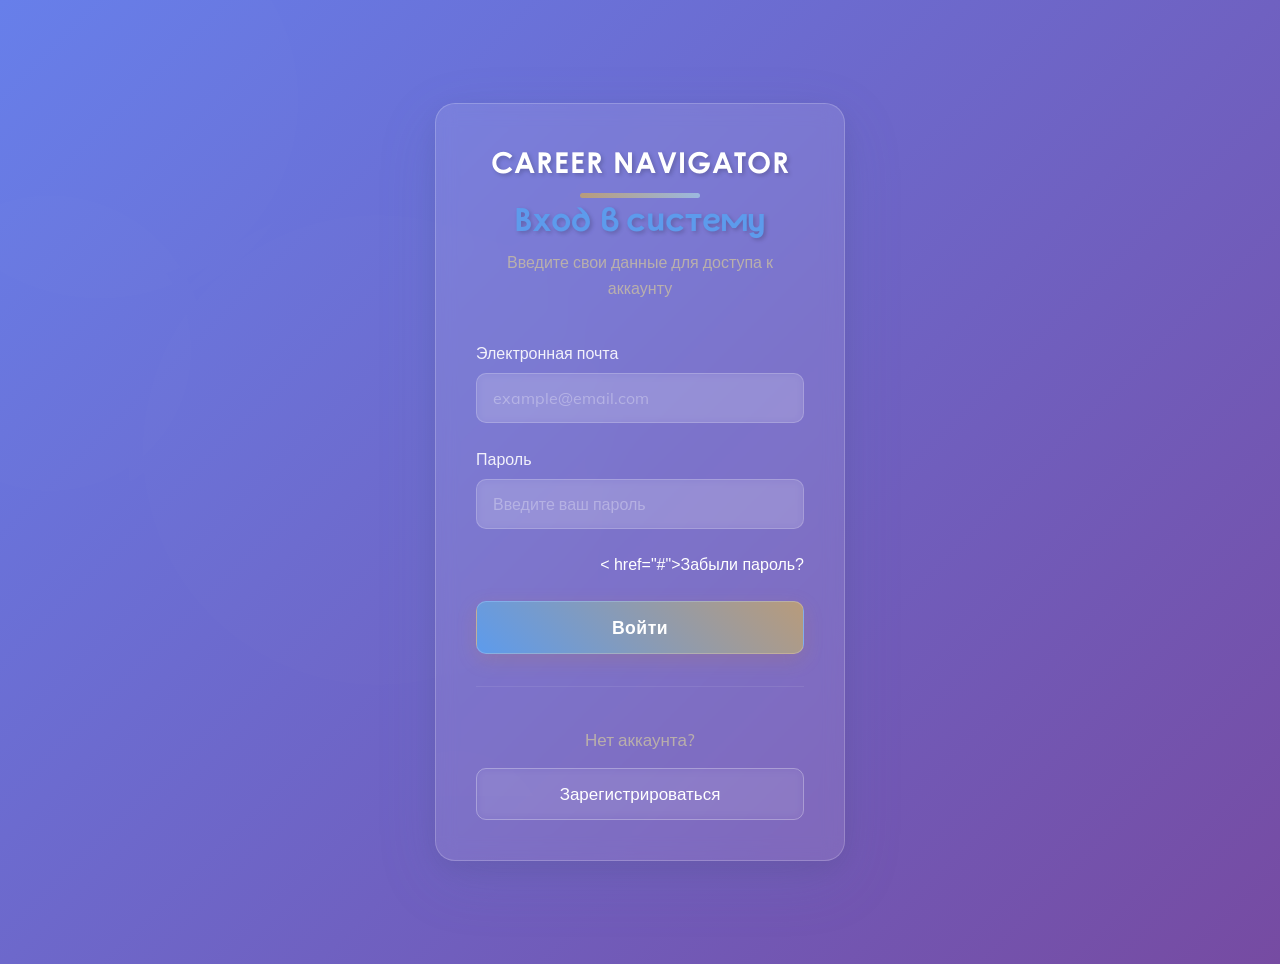
<file: login.html>
<!DOCTYPE html>
<html lang="ru">
<head>
    <meta charset="UTF-8">
    <title>Вход в систему</title>
    <link rel="stylesheet" href="https://stackpath.bootstrapcdn.com/bootstrap/4.4.1/css/bootstrap.min.css">
    <link rel="stylesheet" href="style.css"> 
    <style>
        /* Базовые стили из предполагаемого файла style.css для корректного отображения */
        :root {
            --cornflower-blue: #5D9BEC;
            --coffee-crema: #B89B7B;
            --shadowed-lace: #C0B6A8;
        }
        .career-body {
            background: linear-gradient(135deg, #667eea 0%, #764ba2 100%);
            min-height: 100vh;
            font-family: -apple-system, BlinkMacSystemFont, 'Segoe UI', Roboto, Oxygen, Ubuntu, sans-serif;
            margin: 0;
            padding: 0;
            position: relative;
            overflow-x: hidden;
            display: flex;
            align-items: center;
            justify-content: center;
        }
        .career-bg-circles {
            position: fixed;
            top: 0;
            left: 0;
            width: 100%;
            height: 100%;
            overflow: hidden;
            z-index: 1;
        }
        .career-circle-1, .career-circle-2, .career-circle-3, .career-circle-4 {
            position: absolute;
            border-radius: 50%;
            background: rgba(255, 255, 255, 0.1);
            animation: float 20s infinite;
        }
        .career-circle-1 {
            width: 400px;
            height: 400px;
            top: -100px;
            left: -100px;
            animation-delay: 0s;
        }
        .career-circle-2 {
            width: 300px;
            height: 300px;
            top: 200px;
            right: -50px;
            animation-delay: 5s;
        }
        .career-circle-3 {
            width: 500px;
            height: 500px;
            bottom: -150px;
            left: 10%;
            animation-delay: 10s;
        }
        .career-circle-4 {
            width: 350px;
            height: 350px;
            bottom: 100px;
            right: 10%;
            animation-delay: 15s;
        }
        @keyframes float {
            0%, 100% { transform: translateY(0) rotate(0deg); }
            33% { transform: translateY(-30px) rotate(120deg); }
            66% { transform: translateY(20px) rotate(240deg); }
        }
        .career-form-container {
            max-width: 450px;
            width: 90%;
            margin: 2rem auto;
            position: relative;
            z-index: 10;
        }
        .career-form-box {
            background: rgba(255, 255, 255, 0.1);
            backdrop-filter: blur(10px);
            border-radius: 20px;
            padding: 2.5rem;
            border: 1px solid rgba(255, 255, 255, 0.2);
            position: relative;
            overflow: hidden;
        }
        .career-form-circles {
            position: absolute;
            top: 0;
            left: 0;
            width: 100%;
            height: 100%;
            overflow: hidden;
            z-index: 0;
        }
        .career-form-circle-5, .career-form-circle-6, .career-form-circle-7, .career-form-circle-8 {
            position: absolute;
            border-radius: 50%;
            background: rgba(255, 255, 255, 0.05);
        }
        .career-form-circle-5 {
            width: 150px;
            height: 150px;
            top: -50px;
            right: -50px;
        }
        .career-form-circle-6 {
            width: 200px;
            height: 200px;
            bottom: -80px;
            left: -80px;
        }
        .career-form-circle-7 {
            width: 100px;
            height: 100px;
            bottom: 20px;
            right: 20px;
        }
        .career-form-circle-8 {
            width: 120px;
            height: 120px;
            top: 30px;
            left: 30px;
        }
        .career-form-content {
            position: relative;
            z-index: 2;
            color: white;
        }
        .career-form-header {
            text-align: center;
            margin-bottom: 2rem;
        }
        .career-form-logo {
            font-size: 1.8rem;
            font-weight: bold;
            margin-bottom: 1rem;
            color: white;
            text-shadow: 2px 2px 4px rgba(0,0,0,0.2);
        }
        .career-form-title {
            font-size: 2rem;
            font-weight: bold;
            margin-bottom: 0.5rem;
            text-shadow: 2px 2px 4px rgba(0,0,0,0.2);
        }
        .career-form-subtitle {
            opacity: 0.9;
            font-size: 1rem;
        }
        .career-form-group {
            margin-bottom: 1.5rem;
        }
        .career-form-label {
            display: block;
            margin-bottom: 0.5rem;
            font-weight: 500;
            color: rgba(255,255,255,0.9);
        }
        .career-form-control {
            width: 100%;
            padding: 0.75rem 1rem;
            background: rgba(255, 255, 255, 0.1);
            border: 1px solid rgba(255, 255, 255, 0.2);
            border-radius: 10px;
            color: white;
            font-size: 1rem;
            transition: all 0.3s ease;
        }
        .career-form-control:focus {
            outline: none;
            border-color: rgba(255, 255, 255, 0.5);
            background: rgba(255, 255, 255, 0.15);
        }
        .career-form-control::placeholder {
            color: rgba(255,255,255,0.5);
        }
        .career-forgot-password {
            text-align: right;
            margin-bottom: 1.5rem;
        }
        .career-forgot-password a {
            color: rgba(255,255,255,0.8);
            text-decoration: none;
            font-size: 0.9rem;
            transition: color 0.3s ease;
        }
        .career-forgot-password a:hover {
            color: white;
            text-decoration: underline;
        }
        .career-btn-primary {
            width: 100%;
            padding: 0.75rem;
            background: linear-gradient(45deg, var(--cornflower-blue), var(--coffee-crema));
            border: none;
            border-radius: 10px;
            color: white;
            font-size: 1.1rem;
            font-weight: 600;
            cursor: pointer;
            transition: all 0.3s ease;
            border: 1px solid rgba(255,255,255,0.2);
        }
        .career-btn-primary:hover {
            transform: translateY(-2px);
            box-shadow: 0 5px 15px rgba(0,0,0,0.3);
        }
        .career-form-divider {
            height: 1px;
            background: rgba(255,255,255,0.2);
            margin: 2rem 0;
        }
        .career-form-footer {
            text-align: center;
        }
        .career-form-footer p {
            margin-bottom: 1rem;
            opacity: 0.9;
        }
        .career-btn-outline {
            display: inline-block;
            padding: 0.75rem 2rem;
            background: transparent;
            border: 1px solid rgba(255,255,255,0.3);
            border-radius: 10px;
            color: white;
            text-decoration: none;
            font-weight: 500;
            transition: all 0.3s ease;
        }
        .career-btn-outline:hover {
            background: rgba(255,255,255,0.1);
            border-color: rgba(255,255,255,0.5);
            color: white;
            text-decoration: none;
        }
        .flash-messages {
            margin-bottom: 1.5rem;
        }
        .alert {
            padding: 0.75rem 1rem;
            border-radius: 10px;
            margin-bottom: 0.5rem;
            font-size: 0.95rem;
        }
        .alert-danger {
            background: rgba(220, 53, 69, 0.2);
            border: 1px solid #dc3545;
            color: #fff;
        }
        .alert-success {
            background: rgba(40, 167, 69, 0.2);
            border: 1px solid #28a745;
            color: #fff;
        }
        .alert-warning {
            background: rgba(255, 193, 7, 0.2);
            border: 1px solid #ffc107;
            color: #fff;
        }
        .alert-info {
            background: rgba(23, 162, 184, 0.2);
            border: 1px solid #17a2b8;
            color: #fff;
        }
    </style>
</head>
<body class="career-body">
    <!-- Фоновые круги -->
    <div class="career-bg-circles">
        <div class="career-circle-1"></div>
        <div class="career-circle-2"></div>
        <div class="career-circle-3"></div>
        <div class="career-circle-4"></div>
    </div>

    <!-- Контейнер формы -->
    <div class="career-form-container">
        <div class="career-form-box">
            <!-- Круги внутри формы -->
            <div class="career-form-circles">
                <div class="career-form-circle-5"></div>
                <div class="career-form-circle-6"></div>
                <div class="career-form-circle-7"></div>
                <div class="career-form-circle-8"></div>
            </div>

            <!-- Содержимое формы -->
            <div class="career-form-content">
                <!-- Шапка формы -->
                <div class="career-form-header">
                    <div class="career-form-logo">Career Navigator</div>
                    <h2 class="career-form-title">Вход в систему</h2>
                    <p class="career-form-subtitle">Введите свои данные для доступа к аккаунту</p>
                </div>

                <!-- Flash сообщения (заменены на статический пример, можно удалить) -->
                <div class="flash-messages" style="display: none;">
                    <!-- Пример flash-сообщения, скрыт по умолчанию -->
                    <div class="alert alert-danger">
                        Неверный email или пароль
                    </div>
                </div>

                <!-- Форма входа -->
                <form action="login.html" method="post">
                    <!-- Email -->
                    <div class="career-form-group">
                        <label class="career-form-label">Электронная почта</label>
                        <input type="email" name="login_email" class="career-form-control" required
                               placeholder="example@email.com">
                    </div>

                    <!-- Пароль -->
                    <div class="career-form-group">
                        <label class="career-form-label">Пароль</label>
                        <input type="password" name="login_password" class="career-form-control" required
                               placeholder="Введите ваш пароль">
                    </div>

                    <!-- Забыли пароль -->
                    <div class="career-forgot-password">
                        < href="#">Забыли пароль?</a>  <!-- Ссылка оставлена как # -->
                    </div>

                    <!-- Кнопка входа -->
                    <div class="career-form-group">
                        <button type="submit" class="career-btn-primary">Войти</button>
                    </div>

                    <!-- Разделитель -->
                    <div class="career-form-divider"></div>

                    <!-- Футер формы -->
                    <div class="career-form-footer">
                        <p>Нет аккаунта?</p>
                        <a href="register.html" class="career-btn-outline">Зарегистрироваться</a>
                    </div>
                </form>
            </div>
        </div>
    </div>
</body>
</html>
</file>
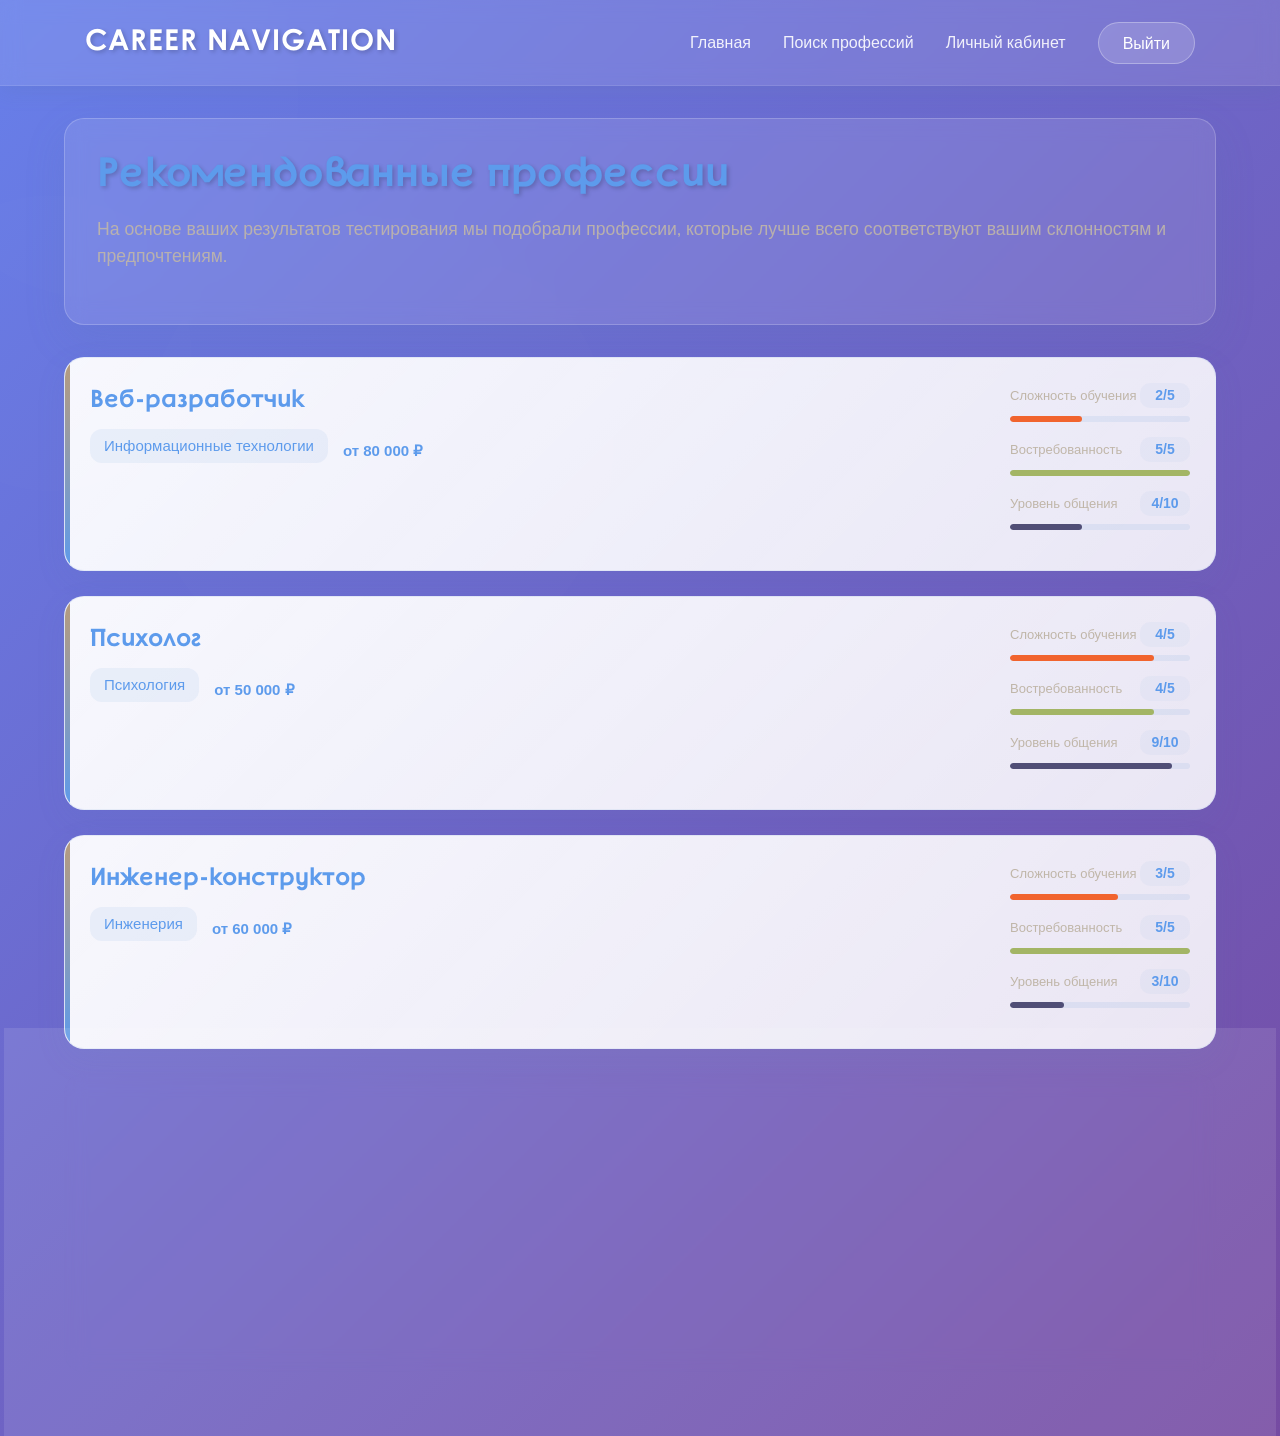
<file: recommendations 2.html>
<!DOCTYPE html>
<html lang="ru">
<head>
    <meta charset="UTF-8">
    <title>Рекомендованные профессии - Career Navigator</title>
    <link rel="stylesheet" href="https://stackpath.bootstrapcdn.com/bootstrap/4.4.1/css/bootstrap.min.css">
    <link rel="stylesheet" href="https://cdnjs.cloudflare.com/ajax/libs/font-awesome/6.4.0/css/all.min.css">
    <link rel="stylesheet" href="style.css">
    <style>
        /* Базовые стили из предполагаемого файла style.css для корректного отображения */
        :root {
            --cornflower-blue: #5D9BEC;
            --coffee-crema: #B89B7B;
            --shadowed-lace: #C0B6A8;
            --soft-sky-blue: #9BB9E0;
            --warning-orange: #FF9800;
            --success-green: #4CAF50;
        }
        .career-body {
            background: linear-gradient(135deg, #667eea 0%, #764ba2 100%);
            min-height: 100vh;
            font-family: -apple-system, BlinkMacSystemFont, 'Segoe UI', Roboto, Oxygen, Ubuntu, sans-serif;
            margin: 0;
            padding: 0;
            position: relative;
            overflow-x: hidden;
        }
        .career-navbar {
            background: rgba(255, 255, 255, 0.1);
            backdrop-filter: blur(10px);
            border-bottom: 1px solid rgba(255, 255, 255, 0.1);
            padding: 1rem 0;
            position: relative;
            z-index: 10;
        }
        .career-navbar-brand {
            color: white !important;
            font-size: 1.8rem;
            font-weight: bold;
            letter-spacing: 1px;
            text-shadow: 2px 2px 4px rgba(0,0,0,0.2);
        }
        .career-nav-link {
            color: rgba(255,255,255,0.9) !important;
            font-weight: 500;
            margin: 0 0.5rem;
            transition: color 0.3s ease;
            position: relative;
        }
        .career-nav-link:hover {
            color: white !important;
        }
        .career-nav-link::after {
            content: '';
            position: absolute;
            bottom: 0;
            left: 50%;
            transform: translateX(-50%);
            width: 0;
            height: 2px;
            background: white;
            transition: width 0.3s ease;
        }
        .career-nav-link:hover::after {
            width: 80%;
        }
        .career-logout-btn {
            background: rgba(255, 255, 255, 0.15);
            border: 1px solid rgba(255, 255, 255, 0.3);
            color: white !important;
            padding: 0.5rem 1.5rem;
            border-radius: 50px;
            font-weight: 500;
            transition: all 0.3s ease;
            margin-left: 1rem;
        }
        .career-logout-btn:hover {
            background: rgba(255, 255, 255, 0.25);
            border-color: rgba(255, 255, 255, 0.5);
            transform: translateY(-2px);
            box-shadow: 0 5px 15px rgba(0,0,0,0.2);
        }
        .career-bg-circles {
            position: fixed;
            top: 0;
            left: 0;
            width: 100%;
            height: 100%;
            overflow: hidden;
            z-index: 1;
        }
        .career-circle-1, .career-circle-2, .career-circle-3, .career-circle-4 {
            position: absolute;
            border-radius: 50%;
            background: rgba(255, 255, 255, 0.1);
            animation: float 20s infinite;
        }
        .career-circle-1 {
            width: 400px;
            height: 400px;
            top: -100px;
            left: -100px;
            animation-delay: 0s;
        }
        .career-circle-2 {
            width: 300px;
            height: 300px;
            top: 200px;
            right: -50px;
            animation-delay: 5s;
        }
        .career-circle-3 {
            width: 500px;
            height: 500px;
            bottom: -150px;
            left: 10%;
            animation-delay: 10s;
        }
        .career-circle-4 {
            width: 350px;
            height: 350px;
            bottom: 100px;
            right: 10%;
            animation-delay: 15s;
        }
        @keyframes float {
            0%, 100% { transform: translateY(0) rotate(0deg); }
            33% { transform: translateY(-30px) rotate(120deg); }
            66% { transform: translateY(20px) rotate(240deg); }
        }
        .career-dashboard-container {
            max-width: 1200px;
            margin: 0 auto;
            padding: 2rem 1.5rem;
            position: relative;
            z-index: 2;
        }
        .career-welcome-card {
            background: rgba(255, 255, 255, 0.1);
            backdrop-filter: blur(10px);
            border-radius: 20px;
            padding: 2rem;
            margin-bottom: 2rem;
            border: 1px solid rgba(255, 255, 255, 0.2);
            color: white;
        }
        .career-welcome-title {
            font-size: 2.5rem;
            font-weight: bold;
            margin-bottom: 1rem;
            text-shadow: 2px 2px 4px rgba(0,0,0,0.2);
        }
        .career-welcome-subtitle {
            font-size: 1.1rem;
            opacity: 0.9;
            margin-bottom: 1.5rem;
        }
        .career-btn-test {
            background: linear-gradient(45deg, var(--cornflower-blue), var(--coffee-crema));
            border: none;
            color: white;
            padding: 0.75rem 1.5rem;
            border-radius: 50px;
            font-weight: 600;
            text-decoration: none;
            display: inline-flex;
            align-items: center;
            justify-content: center;
            transition: all 0.3s ease;
            cursor: pointer;
            border: 1px solid rgba(255,255,255,0.2);
            width: 100%;
        }
        .career-btn-test:hover {
            transform: translateY(-2px);
            box-shadow: 0 5px 15px rgba(0,0,0,0.3);
            color: white;
            text-decoration: none;
        }
        .mt-4 {
            margin-top: 1.5rem;
        }
        .mt-3 {
            margin-top: 1rem;
        }
        .mr-2 {
            margin-right: 0.5rem;
        }
        .mb-3 {
            margin-bottom: 1rem;
        }
        .row {
            display: flex;
            flex-wrap: wrap;
            margin-right: -15px;
            margin-left: -15px;
        }
        .col-md-3, .col-md-4, .col-md-6 {
            position: relative;
            width: 100%;
            padding-right: 15px;
            padding-left: 15px;
        }
        @media (min-width: 768px) {
            .col-md-3 {
                flex: 0 0 25%;
                max-width: 25%;
            }
            .col-md-4 {
                flex: 0 0 33.333333%;
                max-width: 33.333333%;
            }
            .col-md-6 {
                flex: 0 0 50%;
                max-width: 50%;
            }
        }
        .text-center {
            text-align: center;
        }
        .text-danger {
            color: #dc3545;
        }
        .text-muted {
            color: #6c757d;
        }

        /* Дополнительные стили для страницы рекомендаций */
        .recommendation-card {
            background: linear-gradient(135deg, rgba(255, 255, 255, 0.95) 0%, rgba(255, 255, 255, 0.85) 100%);
            border-radius: 20px;
            padding: 25px;
            margin-bottom: 25px;
            box-shadow: 0 10px 30px rgba(89, 118, 172, 0.1);
            border: 1px solid rgba(155, 185, 224, 0.2);
            transition: all 0.3s;
            position: relative;
            overflow: hidden;
            cursor: pointer;
        }

        .recommendation-card:hover {
            transform: translateY(-5px);
            box-shadow: 0 15px 40px rgba(89, 118, 172, 0.2);
            border-color: var(--cornflower-blue);
        }

        .recommendation-card::before {
            content: '';
            position: absolute;
            top: 0;
            left: 0;
            width: 5px;
            height: 100%;
            background: linear-gradient(to bottom, var(--coffee-crema), var(--cornflower-blue));
            border-radius: 20px 0 0 20px;
        }

        .profession-header {
            display: flex;
            justify-content: space-between;
            align-items: flex-start;
            margin-bottom: 15px;
        }

        .profession-name {
            font-size: 24px;
            font-weight: 700;
            color: var(--cornflower-blue);
            margin-bottom: 8px;
            font-family: 'Educational Gothic', sans-serif;
        }

        .match-badge {
            background: linear-gradient(135deg, var(--coffee-crema) 0%, #d4945a 100%);
            color: white;
            padding: 8px 16px;
            border-radius: 20px;
            font-weight: 700;
            font-size: 16px;
            box-shadow: 0 4px 15px rgba(193, 128, 65, 0.2);
            min-width: 80px;
            text-align: center;
        }

        /* Детали карточки (скрыты по умолчанию) */
        .profession-details {
            display: none;
            margin-top: 25px;
            padding-top: 25px;
            border-top: 2px solid rgba(155, 185, 224, 0.2);
            animation: fadeIn 0.5s ease-out;
        }

        @keyframes fadeIn {
            from { opacity: 0; transform: translateY(10px); }
            to { opacity: 1; transform: translateY(0); }
        }

        .loading-text {
            font-size: 14px;
            color: var(--shadowed-lace);
            margin-top: 10px;
        }

        .attributes-section {
            margin-top: 20px;
        }

        .attributes-list {
            list-style: none;
            padding: 0;
            margin: 15px 0 0 0;
        }

        .attribute-item {
            background: rgba(244, 241, 232, 0.5);
            border-radius: 14px;
            padding: 15px 20px;
            margin-bottom: 10px;
            border: 1px solid rgba(155, 185, 224, 0.2);
            display: flex;
            justify-content: space-between;
            align-items: center;
            transition: all 0.3s;
        }

        .attribute-item:hover {
            background: rgba(155, 185, 224, 0.1);
            border-color: var(--soft-sky-blue);
        }

        .scale-name {
            color: var(--cornflower-blue);
            font-weight: 600;
            font-size: 16px;
            font-family: 'Educational Gothic', sans-serif;
        }

        .scale-values {
            color: var(--shadowed-lace);
            font-size: 14px;
            font-family: 'Mulish', sans-serif;
        }

        .priority-badge {
            display: inline-block;
            padding: 6px 12px;
            border-radius: 12px;
            font-size: 12px;
            font-weight: 600;
            margin-left: 15px;
            font-family: 'Mulish', sans-serif;
        }

        .priority-HIGH {
            background-color: rgba(244, 67, 54, 0.1);
            color: #f44336;
            border: 1px solid rgba(244, 67, 54, 0.3);
        }

        .priority-MEDIUM {
            background-color: rgba(255, 152, 0, 0.1);
            color: var(--warning-orange);
            border: 1px solid rgba(255, 152, 0, 0.3);
        }

        .priority-LOW {
            background-color: rgba(76, 175, 80, 0.1);
            color: var(--success-green);
            border: 1px solid rgba(76, 175, 80, 0.3);
        }

        .empty-recommendations {
            text-align: center;
            padding: 60px 20px;
        }

        .empty-icon {
            font-size: 70px;
            color: var(--soft-sky-blue);
            opacity: 0.5;
            margin-bottom: 20px;
        }

        .empty-title {
            color: var(--cornflower-blue);
            font-size: 28px;
            font-weight: 700;
            margin-bottom: 15px;
            font-family: 'Educational Gothic', sans-serif;
        }

        .empty-text {
            color: var(--shadowed-lace);
            font-size: 18px;
            max-width: 500px;
            margin: 0 auto 30px;
            line-height: 1.6;
            font-family: 'Mulish', sans-serif;
        }

        /* Стили для шкал */
        .scales-compact {
            display: flex;
            flex-direction: column;
            gap: 15px;
            min-width: 180px;
            margin-left: 20px;
        }

        .scale-compact {
            display: flex;
            flex-direction: column;
        }

        .scale-header {
            display: flex;
            justify-content: space-between;
            align-items: center;
            margin-bottom: 8px;
        }

        .scale-label {
            font-size: 13px;
            color: var(--shadowed-lace);
            font-weight: 500;
        }

        .scale-value {
            font-size: 14px;
            font-weight: 700;
            color: var(--cornflower-blue);
            background: rgba(155, 185, 224, 0.1);
            padding: 2px 8px;
            border-radius: 10px;
            min-width: 50px;
            text-align: center;
        }

        .scale-bar {
            width: 180px;
            height: 6px;
            background: rgba(155, 185, 224, 0.2);
            border-radius: 3px;
            overflow: hidden;
            position: relative;
        }

        .scale-fill {
            height: 100%;
            border-radius: 3px;
            transition: width 1s ease-out;
        }

        .scale-fill-difficulty {
            background: #F1642E;
        }

        .scale-fill-demand {
            background: #A3B565;
        }

        .scale-fill-communication {
            background: #504E76;
        }

        /* Бейдж направления */
        .direction-badge {
            background: rgba(155,185,224,0.15);
            color: var(--cornflower-blue);
            padding: 6px 14px;
            border-radius: 12px;
            font-weight: 500;
        }

        /* Информация о зарплате */
        .salary-info {
            display: flex;
            align-items: center;
            gap: 10px;
            margin-top: 10px;
        }

        .salary-amount {
            font-weight: 600;
            color: var(--cornflower-blue);
        }

        .profession-meta {
            color: var(--shadowed-lace);
            font-size: 15px;
            display: flex;
            align-items: center;
            gap: 15px;
            flex-wrap: wrap;
            margin-top: 10px;
        }

        /* Стили для расширенной информации */
        .details-section {
            margin-bottom: 25px;
        }

        .details-title {
            font-size: 18px;
            color: var(--cornflower-blue);
            font-weight: 600;
            margin-bottom: 15px;
            padding-bottom: 10px;
            border-bottom: 2px solid rgba(155, 185, 224, 0.3);
            font-family: 'Educational Gothic', sans-serif;
        }

        .details-content {
            font-size: 17px;
            line-height: 1.6;
            color: #333;
        }

        .tags-container {
            display: flex;
            flex-wrap: wrap;
            gap: 10px;
            margin-top: 10px;
        }

        .tag {
            display: inline-block;
            background: rgba(155,185,224,0.15);
            color: var(--cornflower-blue);
            padding: 6px 14px;
            border-radius: 12px;
            margin: 3px;
            font-size: 14px;
            font-weight: 500;
            transition: all 0.3s;
        }

        .institution-tag {
            background: rgba(100,200,150,0.15);
            color: #2e7d32;
        }

        /* Шкалы для расширенной карточки (линейные) */
        .scales-expanded {
            display: grid;
            grid-template-columns: repeat(auto-fit, minmax(250px, 1fr));
            gap: 30px;
            margin: 25px 0;
            padding: 25px;
            background: rgba(244, 241, 232, 0.3);
            border-radius: 16px;
            border: 1px solid rgba(155, 185, 224, 0.2);
        }

        .scale-expanded {
            display: flex;
            flex-direction: column;
        }

        .scale-expanded-header {
            display: flex;
            justify-content: space-between;
            align-items: center;
            margin-bottom: 12px;
        }

        .scale-expanded-label {
            font-size: 16px;
            color: var(--cornflower-blue);
            font-weight: 600;
        }

        .scale-expanded-value {
            font-size: 20px;
            font-weight: 700;
            color: var(--cornflower-blue);
        }

        .scale-expanded-bar {
            width: 100%;
            height: 10px;
            background: rgba(155, 185, 224, 0.2);
            border-radius: 5px;
            overflow: hidden;
            margin-bottom: 8px;
        }

        .scale-expanded-fill {
            height: 100%;
            border-radius: 5px;
            transition: width 1s ease-out;
        }

        .scale-expanded-description {
            font-size: 14px;
            color: var(--shadowed-lace);
            min-height: 20px;
        }

        @media (max-width: 768px) {
            .profession-header {
                flex-direction: column;
                gap: 15px;
            }

            .match-badge {
                align-self: flex-start;
            }

            .attribute-item {
                flex-direction: column;
                align-items: flex-start;
                gap: 10px;
            }

            .priority-badge {
                margin-left: 0;
                align-self: flex-end;
            }

            .scales-compact {
                width: 100%;
                margin-left: 0;
                min-width: auto;
            }

            .scale-bar {
                width: 100%;
            }

            .scales-expanded {
                grid-template-columns: 1fr;
                gap: 20px;
            }
        }
    </style>
</head>
<body class="career-body">
    <!-- Навигация -->
    <nav class="navbar navbar-expand-lg career-navbar">
        <div class="container">
            <a class="navbar-brand career-navbar-brand" href="index.html">Career Navigation</a>
            <button class="navbar-toggler" type="button" data-toggle="collapse" data-target="#navbarNav">
                <i class="fas fa-bars text-white"></i>
            </button>
            <div class="collapse navbar-collapse" id="navbarNav">
                <ul class="navbar-nav ml-auto">
                    <li class="nav-item">
                        <a class="nav-link career-nav-link" href="index.html"><i></i>Главная</a>
                    </li>

                    <li class="nav-item">
                        <a class="nav-link career-nav-link" href="search.html"><i></i>Поиск профессий</a>
                    </li>
                    <li class="nav-item">
                        <a class="nav-link career-nav-link" href="lk.html"><i></i>Личный кабинет</a>
                    </li>
                    <li class="nav-item">
                        <a class="btn career-logout-btn" href="login.html"><i></i>Выйти</a>
                    </li>
                </ul>
            </div>
        </div>
    </nav>

    <!-- Фоновые круги -->
    <div class="career-bg-circles">
        <div class="career-circle-1"></div>
        <div class="career-circle-2"></div>
        <div class="career-circle-3"></div>
        <div class="career-circle-4"></div>
    </div>

    <!-- Основной контент -->
    <div class="career-dashboard-container">
        <!-- Заголовок страницы -->
        <div class="career-welcome-card">
            <h1 class="career-welcome-title">Рекомендованные профессии</h1>
            <p class="career-welcome-subtitle">
                На основе ваших результатов тестирования мы подобрали профессии, которые лучше всего соответствуют вашим склонностям и предпочтениям.
            </p>
        </div>

        <!-- Блок с рекомендациями (будет заполнен JavaScript) -->
        <div id="recommendations-container">
            <!-- Карточки будут отрисованы здесь JavaScript'ом -->
        </div>

        <!-- Информационный блок -->
        <div class="career-welcome-card mt-4">
            <h3 style="color: var(--cornflower-blue); font-family: 'Educational Gothic', sans-serif;">
                <i></i>Как формируются рекомендации?
            </h3>
            <div class="row mt-3">
                <div class="col-md-4 mb-3">
                    <div style="background: rgba(155, 185, 224, 0.1); padding: 20px; border-radius: 15px; height: 100%;">
                        <div style="font-size: 36px; color: var(--coffee-crema); margin-bottom: 15px; text-align: center;">

                        </div>
                        <h5 style="color: var(--cornflower-blue); text-align: center; font-family: 'Educational Gothic', sans-serif;">
                            Анализ тестов
                        </h5>
                        <p style="color: var(--shadowed-lace); text-align: center; font-size: 14px; font-family: 'Mulish', sans-serif;">
                            Система анализирует ваши результаты по методикам Климова, Потемкиной и другим тестам
                        </p>
                    </div>
                </div>
                <div class="col-md-4 mb-3">
                    <div style="background: rgba(155, 185, 224, 0.1); padding: 20px; border-radius: 15px; height: 100%;">
                        <div style="font-size: 36px; color: var(--coffee-crema); margin-bottom: 15px; text-align: center;">
                        </div>
                        <h5 style="color: var(--cornflower-blue); text-align: center; font-family: 'Educational Gothic', sans-serif;">
                            Сопоставление параметров
                        </h5>
                        <p style="color: var(--shadowed-lace); text-align: center; font-size: 14px; font-family: 'Mulish', sans-serif;">
                            Ваши склонности сравниваются с требованиями профессий по критериям
                        </p>
                    </div>
                </div>
                <div class="col-md-4 mb-3">
                    <div style="background: rgba(155, 185, 224, 0.1); padding: 20px; border-radius: 15px; height: 100%;">
                        <div style="font-size: 36px; color: var(--coffee-crema); margin-bottom: 15px; text-align: center;">

                        </div>
                        <h5 style="color: var(--cornflower-blue); text-align: center; font-family: 'Educational Gothic', sans-serif;">
                            Сортировка
                        </h5>
                        <p style="color: var(--shadowed-lace); text-align: center; font-size: 14px; font-family: 'Mulish', sans-serif;">
                            Профессии сортируются по совпадениям от наиболее до наименее подходящих
                        </p>
                    </div>
                </div>
            </div>
        </div>
    </div>

    <!-- Bootstrap JS -->
    <script src="https://code.jquery.com/jquery-3.4.1.slim.min.js"></script>
    <script src="https://cdn.jsdelivr.net/npm/popper.js@1.16.0/dist/umd/popper.min.js"></script>
    <script src="https://stackpath.bootstrapcdn.com/bootstrap/4.4.1/js/bootstrap.min.js"></script>

    <script>
        document.addEventListener('DOMContentLoaded', function() {
            // Демо-данные для статической страницы
            const feed = [
                {
                    id: 1,
                    name: "Веб-разработчик",
                    directions: ["Информационные технологии"],
                    salary_min: 80000,
                    salary_max: 250000,
                    difficulty_level: "бакалавриат",
                    demand_level: 5,
                    communication_level: 4,
                    description: "Веб-разработчик занимается созданием и поддержкой веб-сайтов и веб-приложений. Работа включает как фронтенд (то, что видит пользователь), так и бэкенд (серверная часть).",
                    subjects: ["Информатика", "Математика", "Английский язык"],
                    work_formats: ["Удаленная работа", "Офис", "Фриланс"],
                    schedules: ["Полный день", "Гибкий график"],
                    admission_type: "ЕГЭ",
                    institutions: [
                        { name: "МГУ им. Ломоносова", type: "Университет" },
                        { name: "МФТИ", type: "Институт" }
                    ],
                    attributes: [
                        { scale_name: "Человек-техника", value: 8 }
                    ]
                },
                {
                    id: 2,
                    name: "Психолог",
                    directions: ["Психология"],
                    salary_min: 50000,
                    salary_max: 150000,
                    difficulty_level: "магистратура",
                    demand_level: 4,
                    communication_level: 9,
                    description: "Психолог изучает психические процессы и поведение человека, проводит консультации и диагностику, помогает людям решать личные и профессиональные проблемы.",
                    subjects: ["Биология", "Обществознание", "Русский язык"],
                    work_formats: ["Офис", "Частная практика"],
                    schedules: ["Полный день", "Гибкий график"],
                    admission_type: "ЕГЭ",
                    institutions: [
                        { name: "МГППУ", type: "Университет" },
                        { name: "СПбГУ", type: "Университет" }
                    ],
                    attributes: [
                        { scale_name: "Человек-человек", value: 9 }
                    ]
                },
                {
                    id: 3,
                    name: "Инженер-конструктор",
                    directions: ["Инженерия"],
                    salary_min: 60000,
                    salary_max: 180000,
                    difficulty_level: "специалитет",
                    demand_level: 5,
                    communication_level: 3,
                    description: "Инженер-конструктор разрабатывает чертежи и проекты различных изделий и конструкций, проводит расчеты и испытания, внедряет новые технологии в производство.",
                    subjects: ["Физика", "Математика", "Черчение"],
                    work_formats: ["Офис", "Производство"],
                    schedules: ["Полный день"],
                    admission_type: "ЕГЭ",
                    institutions: [
                        { name: "МГТУ им. Баумана", type: "Университет" },
                        { name: "СПбПУ", type: "Политехнический университет" }
                    ],
                    attributes: [
                        { scale_name: "Человек-техника", value: 8 }
                    ]
                }
            ];

            const container = document.getElementById('recommendations-container');

            if (feed && feed.length > 0) {
                // Функция для преобразования сложности обучения
                function parseDifficultyLevel(difficulty) {
                    const map = {
                        'колледж': 1,
                        'бакалавриат': 2,
                        'специалитет': 3,
                        'магистратура': 4,
                        'аспирантура': 5
                    };

                    if (typeof difficulty === 'number') return difficulty;
                    return map[difficulty?.toLowerCase()] || 3;
                }

                // Функция для описания сложности
                function getDifficultyDescription(value) {
                    return ["Колледж", "Бакалавриат", "Специалитет", "Магистратура", "Аспирантура"][value - 1];
                }

                // Вспомогательные функции
                function escapeHtml(text) {
                    if (!text) return '';
                    const div = document.createElement('div');
                    div.textContent = text;
                    return div.innerHTML;
                }

                function formatSalary(amount) {
                    if (!amount && amount !== 0) return 'Не указано';
                    return amount.toLocaleString('ru-RU');
                }

                // Отображаем каждую профессию
                feed.forEach((profession, index) => {
                    const card = document.createElement('div');
                    card.className = 'recommendation-card';
                    card.dataset.id = profession.id;

                    // Форматируем направление
                    const directionDisplay = profession.directions && profession.directions.length > 0
                        ? profession.directions[0]
                        : '';

                    // Рассчитываем значения для шкал
                    const difficultyValue = parseDifficultyLevel(profession.difficulty_level);
                    const demandValue = profession.demand_level || 3;
                    const communicationValue = profession.communication_level || 5;

                    // Рассчитываем проценты для шкал
                    const difficultyPercent = (difficultyValue / 5) * 100;
                    const demandPercent = (demandValue / 5) * 100;
                    const communicationPercent = (communicationValue / 10) * 100;

                    card.innerHTML = `
                        <div class="profession-header">
                            <div class="profession-main">
                                <div class="profession-name">${escapeHtml(profession.name)}</div>
                                <div class="profession-meta">
                                    <span class="direction-badge">${escapeHtml(directionDisplay)}</span>
                                    ${profession.salary_min ? `
                                        <div class="salary-info">
                                            <span class="salary-amount">от ${formatSalary(profession.salary_min)} ₽</span>
                                        </div>
                                    ` : ''}
                                </div>

                            </div>

                            <!-- Шкалы в сжатой карточке (справа) -->
                            <div class="scales-compact">
                                <div class="scale-compact">
                                    <div class="scale-header">
                                        <span class="scale-label">Сложность обучения</span>
                                        <span class="scale-value">${difficultyValue}/5</span>
                                    </div>
                                    <div class="scale-bar">
                                        <div class="scale-fill scale-fill-difficulty" style="width: ${difficultyPercent}%"></div>
                                    </div>
                                </div>

                                <div class="scale-compact">
                                    <div class="scale-header">
                                        <span class="scale-label">Востребованность</span>
                                        <span class="scale-value">${demandValue}/5</span>
                                    </div>
                                    <div class="scale-bar">
                                        <div class="scale-fill scale-fill-demand" style="width: ${demandPercent}%"></div>
                                    </div>
                                </div>

                                <div class="scale-compact">
                                    <div class="scale-header">
                                        <span class="scale-label">Уровень общения</span>
                                        <span class="scale-value">${communicationValue}/10</span>
                                    </div>
                                    <div class="scale-bar">
                                        <div class="scale-fill scale-fill-communication" style="width: ${communicationPercent}%"></div>
                                    </div>
                                </div>
                            </div>
                        </div>

                        <!-- Детали карточки (скрыты по умолчанию) -->
                        <div class="profession-details">
                            <div class="loading-text">
                                Загружаем подробную информацию…
                            </div>
                        </div>
                    `;

                    // Обработчик клика по карточке для разворачивания
                    card.addEventListener('click', async function (e) {
                        // Предотвращаем срабатывание при клике на ссылки внутри карточки
                        if (e.target.tagName === 'A' || e.target.closest('a')) return;

                        const details = card.querySelector('.profession-details');

                        // Если уже раскрыта — сворачиваем
                        if (details.style.display === 'block') {
                            details.style.display = 'none';
                            return;
                        }

                        details.style.display = 'block';

                        // Если уже загружали — не загружаем снова
                        if (details.dataset.loaded) return;

                        // В статической версии используем данные из profession (вместо fetch)
                        setTimeout(() => {
                            const p = profession;

                            // Рассчитываем значения для шкал
                            const expandedDifficultyValue = parseDifficultyLevel(p.difficulty_level);
                            const expandedDemandValue = p.demand_level || 3;
                            const expandedCommunicationValue = p.communication_level || 5;

                            // Рассчитываем проценты для шкал
                            const expandedDifficultyPercent = (expandedDifficultyValue / 5) * 100;
                            const expandedDemandPercent = (expandedDemandValue / 5) * 100;
                            const expandedCommunicationPercent = (expandedCommunicationValue / 10) * 100;

                            // Получаем описания
                            const expandedDifficultyDescription = getDifficultyDescription(expandedDifficultyValue);
                            const expandedDemandDescription = expandedDemandValue <= 2 ? "Низкая" : expandedDemandValue <= 4 ? "Средняя" : "Высокая";
                            const expandedCommunicationDescription =
                                expandedCommunicationValue <= 2 ? "Низкий" :
                                expandedCommunicationValue <= 4 ? "Ниже среднего" :
                                expandedCommunicationValue <= 6 ? "Средний" :
                                expandedCommunicationValue <= 8 ? "Высокий" :
                                "Очень высокий";

                            // Форматируем данные
                            const subjectsHtml = p.subjects && p.subjects.length > 0
                                ? p.subjects.map(s => `<span class="tag">${escapeHtml(s)}</span>`).join('')
                                : '<span class="text-muted">Не указано</span>';

                            const workFormatsHtml = p.work_formats && p.work_formats.length > 0
                                ? p.work_formats.map(f => `<span class="tag">${escapeHtml(f)}</span>`).join('')
                                : '<span class="text-muted">Не указано</span>';

                            const schedulesHtml = p.schedules && p.schedules.length > 0
                                ? p.schedules.map(s => `<span class="tag">${escapeHtml(s)}</span>`).join('')
                                : '<span class="text-muted">Не указано</span>';

                            const institutionsHtml = p.institutions && p.institutions.length > 0
                                ? p.institutions.map(i => `<span class="tag institution-tag">${escapeHtml(i.name)} (${escapeHtml(i.type)})</span>`).join('')
                                : '<span class="text-muted">Не указано</span>';

                            const directionsHtml = p.directions && p.directions.length > 0
                                ? p.directions.map(d => `<span class="tag">${escapeHtml(d)}</span>`).join('')
                                : '<span class="text-muted">Не указано</span>';

                            // Собираем HTML для детальной информации
                            details.innerHTML = `
                                <!-- Линейные шкалы -->
                                <div class="scales-expanded">
                                    <div class="scale-expanded">
                                        <div class="scale-expanded-header">
                                            <div class="scale-expanded-label">Сложность обучения</div>
                                            <div class="scale-expanded-value">${expandedDifficultyValue}/5</div>
                                        </div>
                                        <div class="scale-expanded-bar">
                                            <div class="scale-expanded-fill scale-fill-difficulty" style="width: ${expandedDifficultyPercent}%"></div>
                                        </div>
                                        <div class="scale-expanded-description">
                                            <strong>${expandedDifficultyDescription}</strong> - уровень образования
                                        </div>
                                    </div>

                                    <div class="scale-expanded">
                                        <div class="scale-expanded-header">
                                            <div class="scale-expanded-label">Востребованность</div>
                                            <div class="scale-expanded-value">${expandedDemandValue}/5</div>
                                        </div>
                                        <div class="scale-expanded-bar">
                                            <div class="scale-expanded-fill scale-fill-demand" style="width: ${expandedDemandPercent}%"></div>
                                        </div>
                                        <div class="scale-expanded-description">
                                            <strong>${expandedDemandDescription}</strong> - спрос на рынке труда
                                        </div>
                                    </div>

                                    <div class="scale-expanded">
                                        <div class="scale-expanded-header">
                                            <div class="scale-expanded-label">Уровень общения</div>
                                            <div class="scale-expanded-value">${expandedCommunicationValue}/10</div>
                                        </div>
                                        <div class="scale-expanded-bar">
                                            <div class="scale-expanded-fill scale-fill-communication" style="width: ${expandedCommunicationPercent}%"></div>
                                        </div>
                                        <div class="scale-expanded-description">
                                            <strong>${expandedCommunicationDescription}</strong> - интенсивность коммуникации
                                        </div>
                                    </div>
                                </div>

                                <!-- Описание -->
                                ${p.description ? `
                                    <div class="details-section">
                                        <div class="details-title">
                                            Описание профессии
                                        </div>
                                        <div class="details-content">${escapeHtml(p.description)}</div>
                                    </div>
                                ` : ''}

                                <!-- Детали -->
                                <div class="row">
                                    <div class="col-md-6">
                                        <div class="details-section">
                                            <div class="details-title">
                                                Обучение
                                            </div>
                                            <div class="details-content">
                                                <p><strong>Предметы:</strong></p>
                                                <div class="tags-container">${subjectsHtml}</div>

                                                <p class="mt-3"><strong>Направления:</strong></p>
                                                <div class="tags-container">${directionsHtml}</div>

                                                <p class="mt-3"><strong>Тип поступления:</strong></p>
                                                <div class="tags-container">
                                                    <span class="tag">${escapeHtml(p.admission_type || 'Не указано')}</span>
                                                </div>
                                            </div>
                                        </div>
                                    </div>

                                    <div class="col-md-6">
                                        <div class="details-section">
                                            <div class="details-title">
                                                Работа
                                            </div>
                                            <div class="details-content">
                                                <p><strong>Формат работы:</strong></p>
                                                <div class="tags-container">${workFormatsHtml}</div>

                                                <p class="mt-3"><strong>График работы:</strong></p>
                                                <div class="tags-container">${schedulesHtml}</div>
                                            </div>
                                        </div>
                                    </div>
                                </div>

                                <!-- Информация о зарплате -->
                                ${p.salary_min ? `
                                    <div class="details-section">
                                        <div class="details-title">
                                            Зарплата
                                        </div>
                                        <div class="details-content">
                                            <div class="salary-info">
                                                <span class="salary-amount" style="font-size: 18px;">
                                                    от ${formatSalary(p.salary_min)} ₽
                                                    ${p.salary_max ? `до ${formatSalary(p.salary_max)} ₽` : ''}
                                                </span>
                                            </div>
                                        </div>
                                    </div>
                                ` : ''}

                                <!-- Учебные заведения -->
                                ${p.institutions && p.institutions.length > 0 ? `
                                    <div class="details-section">
                                        <div class="details-title">
                                            Учебные заведения
                                        </div>
                                        <div class="details-content">
                                            <div class="tags-container">${institutionsHtml}</div>
                                        </div>
                                    </div>
                                ` : ''}

                                <!-- Параметры совпадения -->
                                ${profession.attributes && profession.attributes.length > 0 ? `
                                    <div class="details-section">
                                        <div class="details-title">
                                            <i class="fas fa-chart-line mr-2"></i>Параметры совпадения
                                        </div>
                                        <div class="details-content">
                                            <ul class="attributes-list">
                                                ${profession.attributes.map(attr => `
                                                    <li class="attribute-item">
                                                        <div style="display: flex; align-items: center; gap: 15px; flex-wrap: wrap;">
                                                            <span class="scale-name">${escapeHtml(attr.scale_name)}</span>
                                                        </div>
                                                    </li>
                                                `).join('')}
                                            </ul>
                                        </div>
                                    </div>
                                ` : ''}
                            `;

                            details.dataset.loaded = 'true';
                        }, 500); // Небольшая задержка для имитации загрузки
                    });

                    container.appendChild(card);

                    // Анимация появления карточек
                    setTimeout(() => {
                        card.style.opacity = '0';
                        card.style.transform = 'translateY(20px)';

                        setTimeout(() => {
                            card.style.transition = 'opacity 0.5s ease, transform 0.5s ease';
                            card.style.opacity = '1';
                            card.style.transform = 'translateY(0)';
                        }, 50);
                    }, 100 * index);
                });
            } else {
                // Если feed пуст, показываем блок с сообщением о пустых результатах
                const emptyBlock = document.createElement('div');
                emptyBlock.className = 'career-welcome-card mt-4';
                emptyBlock.innerHTML = `
                    <div class="empty-recommendations">
                        <h3 class="empty-title">Рекомендаций пока нет</h3>
                        <p class="empty-text">
                            Чтобы получить персональные рекомендации, пройдите хотя бы один психологический тест в личном кабинете.
                        </p>
                        <a href="lk.html" class="career-btn-test" style="max-width: 300px; margin: 0 auto;">
                            <i class="fas fa-play-circle mr-2"></i>Перейти к тестам
                        </a>
                    </div>
                `;
                container.appendChild(emptyBlock);
            }
        });
    </script>
</body>
</html>
</file>
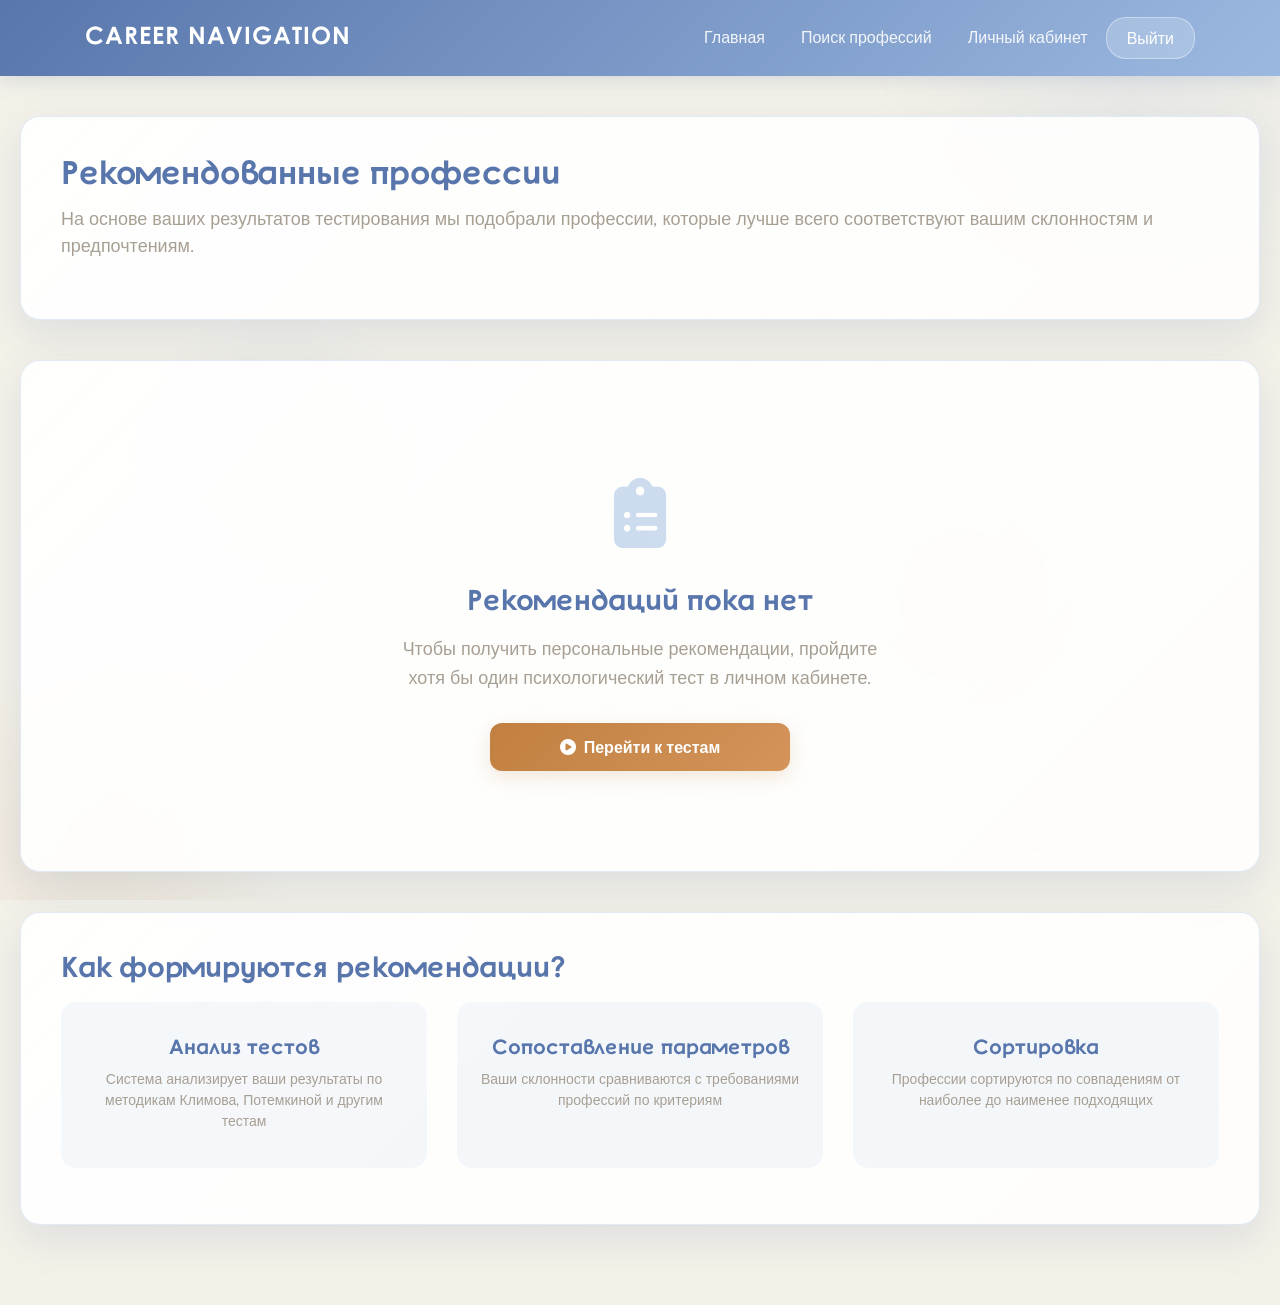
<file: recommendations.html>
<!DOCTYPE html>
<html lang="ru">
<head>
    <meta charset="UTF-8">
    <meta name="viewport" content="width=device-width, initial-scale=1.0, maximum-scale=1.0, user-scalable=yes">
    <title>Рекомендованные профессии - Career Navigator</title>
    <link rel="stylesheet" href="https://stackpath.bootstrapcdn.com/bootstrap/4.4.1/css/bootstrap.min.css">
    <link rel="stylesheet" href="https://cdnjs.cloudflare.com/ajax/libs/font-awesome/6.4.0/css/all.min.css">
    <link rel="stylesheet" href="style.css">
    <style>
        /* Дополнительные стили для страницы рекомендаций */
        .recommendation-card {
            background: linear-gradient(135deg, rgba(255, 255, 255, 0.95) 0%, rgba(255, 255, 255, 0.85) 100%);
            border-radius: 20px;
            padding: 25px;
            margin-bottom: 25px;
            box-shadow: 0 10px 30px rgba(89, 118, 172, 0.1);
            border: 1px solid rgba(155, 185, 224, 0.2);
            transition: all 0.3s;
            position: relative;
            overflow: hidden;
            cursor: pointer;
        }

        .recommendation-card:hover {
            transform: translateY(-5px);
            box-shadow: 0 15px 40px rgba(89, 118, 172, 0.2);
            border-color: var(--cornflower-blue);
        }

        .recommendation-card::before {
            content: '';
            position: absolute;
            top: 0;
            left: 0;
            width: 5px;
            height: 100%;
            background: linear-gradient(to bottom, var(--coffee-crema), var(--cornflower-blue));
            border-radius: 20px 0 0 20px;
        }

        .profession-header {
            display: flex;
            justify-content: space-between;
            align-items: flex-start;
            margin-bottom: 15px;
        }

        .profession-name {
            font-size: 24px;
            font-weight: 700;
            color: var(--cornflower-blue);
            margin-bottom: 8px;
            font-family: 'Educational Gothic', sans-serif;
        }

        .match-badge {
            background: linear-gradient(135deg, var(--coffee-crema) 0%, #d4945a 100%);
            color: white;
            padding: 8px 16px;
            border-radius: 20px;
            font-weight: 700;
            font-size: 16px;
            box-shadow: 0 4px 15px rgba(193, 128, 65, 0.2);
            min-width: 80px;
            text-align: center;
        }

        /* Детали карточки (скрыты по умолчанию) */
        .profession-details {
            display: none;
            margin-top: 25px;
            padding-top: 25px;
            border-top: 2px solid rgba(155, 185, 224, 0.2);
            animation: fadeIn 0.5s ease-out;
        }

        @keyframes fadeIn {
            from { opacity: 0; transform: translateY(10px); }
            to { opacity: 1; transform: translateY(0); }
        }

        .loading-text {
            font-size: 14px;
            color: var(--shadowed-lace);
            margin-top: 10px;
        }

        .attributes-section {
            margin-top: 20px;
        }

        .attributes-list {
            list-style: none;
            padding: 0;
            margin: 15px 0 0 0;
        }

        .attribute-item {
            background: rgba(244, 241, 232, 0.5);
            border-radius: 14px;
            padding: 15px 20px;
            margin-bottom: 10px;
            border: 1px solid rgba(155, 185, 224, 0.2);
            display: flex;
            justify-content: space-between;
            align-items: center;
            transition: all 0.3s;
        }

        .attribute-item:hover {
            background: rgba(155, 185, 224, 0.1);
            border-color: var(--soft-sky-blue);
        }

        .scale-name {
            color: var(--cornflower-blue);
            font-weight: 600;
            font-size: 16px;
            font-family: 'Educational Gothic', sans-serif;
        }

        .scale-values {
            color: var(--shadowed-lace);
            font-size: 14px;
            font-family: 'Mulish', sans-serif;
        }

        .priority-badge {
            display: inline-block;
            padding: 6px 12px;
            border-radius: 12px;
            font-size: 12px;
            font-weight: 600;
            margin-left: 15px;
            font-family: 'Mulish', sans-serif;
        }

        .priority-HIGH {
            background-color: rgba(244, 67, 54, 0.1);
            color: #f44336;
            border: 1px solid rgba(244, 67, 54, 0.3);
        }

        .priority-MEDIUM {
            background-color: rgba(255, 152, 0, 0.1);
            color: var(--warning-orange);
            border: 1px solid rgba(255, 152, 0, 0.3);
        }

        .priority-LOW {
            background-color: rgba(76, 175, 80, 0.1);
            color: var(--success-green);
            border: 1px solid rgba(76, 175, 80, 0.3);
        }

        .empty-recommendations {
            text-align: center;
            padding: 60px 20px;
        }

        .empty-icon {
            font-size: 70px;
            color: var(--soft-sky-blue);
            opacity: 0.5;
            margin-bottom: 20px;
        }

        .empty-title {
            color: var(--cornflower-blue);
            font-size: 28px;
            font-weight: 700;
            margin-bottom: 15px;
            font-family: 'Educational Gothic', sans-serif;
        }

        .empty-text {
            color: var(--shadowed-lace);
            font-size: 18px;
            max-width: 500px;
            margin: 0 auto 30px;
            line-height: 1.6;
            font-family: 'Mulish', sans-serif;
        }

        /* Стили для шкал */
        .scales-compact {
            display: flex;
            flex-direction: column;
            gap: 15px;
            min-width: 180px;
            margin-left: 20px;
        }

        .scale-compact {
            display: flex;
            flex-direction: column;
        }

        .scale-header {
            display: flex;
            justify-content: space-between;
            align-items: center;
            margin-bottom: 8px;
        }

        .scale-label {
            font-size: 13px;
            color: var(--shadowed-lace);
            font-weight: 500;
        }

        .scale-value {
            font-size: 14px;
            font-weight: 700;
            color: var(--cornflower-blue);
            background: rgba(155, 185, 224, 0.1);
            padding: 2px 8px;
            border-radius: 10px;
            min-width: 50px;
            text-align: center;
        }

        .scale-bar {
            width: 180px;
            height: 6px;
            background: rgba(155, 185, 224, 0.2);
            border-radius: 3px;
            overflow: hidden;
            position: relative;
        }

        .scale-fill {
            height: 100%;
            border-radius: 3px;
            transition: width 1s ease-out;
        }

        .scale-fill-difficulty {
            background: #F1642E;
        }

        .scale-fill-demand {
            background: #A3B565;
        }

        .scale-fill-communication {
            background: #504E76;
        }

        /* Бейдж направления */
        .direction-badge {
            background: rgba(155,185,224,0.15);
            color: var(--cornflower-blue);
            padding: 6px 14px;
            border-radius: 12px;
            font-weight: 500;
        }

        /* Информация о зарплате */
        .salary-info {
            display: flex;
            align-items: center;
            gap: 10px;
            margin-top: 10px;
        }

        .salary-amount {
            font-weight: 600;
            color: var(--cornflower-blue);
        }

        .profession-meta {
            color: var(--shadowed-lace);
            font-size: 15px;
            display: flex;
            align-items: center;
            gap: 15px;
            flex-wrap: wrap;
            margin-top: 10px;
        }

        /* Стили для расширенной информации */
        .details-section {
            margin-bottom: 25px;
        }

        .details-title {
            font-size: 18px;
            color: var(--cornflower-blue);
            font-weight: 600;
            margin-bottom: 15px;
            padding-bottom: 10px;
            border-bottom: 2px solid rgba(155, 185, 224, 0.3);
            font-family: 'Educational Gothic', sans-serif;
        }

        .details-content {
            font-size: 17px;
            line-height: 1.6;
            color: #333;
        }

        .tags-container {
            display: flex;
            flex-wrap: wrap;
            gap: 10px;
            margin-top: 10px;
        }

        .tag {
            display: inline-block;
            background: rgba(155,185,224,0.15);
            color: var(--cornflower-blue);
            padding: 6px 14px;
            border-radius: 12px;
            margin: 3px;
            font-size: 14px;
            font-weight: 500;
            transition: all 0.3s;
        }

        .institution-tag {
            background: rgba(100,200,150,0.15);
            color: #2e7d32;
        }

        /* Шкалы для расширенной карточки (линейные) */
        .scales-expanded {
            display: grid;
            grid-template-columns: repeat(auto-fit, minmax(250px, 1fr));
            gap: 30px;
            margin: 25px 0;
            padding: 25px;
            background: rgba(244, 241, 232, 0.3);
            border-radius: 16px;
            border: 1px solid rgba(155, 185, 224, 0.2);
        }

        .scale-expanded {
            display: flex;
            flex-direction: column;
        }

        .scale-expanded-header {
            display: flex;
            justify-content: space-between;
            align-items: center;
            margin-bottom: 12px;
        }

        .scale-expanded-label {
            font-size: 16px;
            color: var(--cornflower-blue);
            font-weight: 600;
        }

        .scale-expanded-value {
            font-size: 20px;
            font-weight: 700;
            color: var(--cornflower-blue);
        }

        .scale-expanded-bar {
            width: 100%;
            height: 10px;
            background: rgba(155, 185, 224, 0.2);
            border-radius: 5px;
            overflow: hidden;
            margin-bottom: 8px;
        }

        .scale-expanded-fill {
            height: 100%;
            border-radius: 5px;
            transition: width 1s ease-out;
        }

        .scale-expanded-description {
            font-size: 14px;
            color: var(--shadowed-lace);
            min-height: 20px;
        }

        @media (max-width: 768px) {
            .profession-header {
                flex-direction: column;
                gap: 15px;
            }

            .match-badge {
                align-self: flex-start;
            }

            .attribute-item {
                flex-direction: column;
                align-items: flex-start;
                gap: 10px;
            }

            .priority-badge {
                margin-left: 0;
                align-self: flex-end;
            }

            .scales-compact {
                width: 100%;
                margin-left: 0;
                min-width: auto;
            }

            .scale-bar {
                width: 100%;
            }

            .scales-expanded {
                grid-template-columns: 1fr;
                gap: 20px;
            }
        }
    </style>
</head>
<body class="career-body">
    <!-- Навигация -->
    <nav class="navbar navbar-expand-lg career-navbar">
        <div class="container">
            <a class="navbar-brand career-navbar-brand" href="index.html">Career Navigation</a>
            <button class="navbar-toggler" type="button" data-toggle="collapse" data-target="#navbarNav">
                <i class="fas fa-bars text-white"></i>
            </button>
            <div class="collapse navbar-collapse" id="navbarNav">
                <ul class="navbar-nav ml-auto">
                    <li class="nav-item">
                        <a class="nav-link career-nav-link" href="index.html"><i></i>Главная</a>
                    </li>

                    <li class="nav-item">
                        <a class="nav-link career-nav-link" href="search.html"><i></i>Поиск профессий</a>
                    </li>
                    <li class="nav-item">
                        <a class="nav-link career-nav-link" href="lk.html"><i></i>Личный кабинет</a>
                    </li>
                    <li class="nav-item">
                        <a class="btn career-logout-btn" href="login.html"><i></i>Выйти</a>
                    </li>
                </ul>
            </div>
        </div>
    </nav>

    <!-- Фоновые круги -->
    <div class="career-bg-circles">
        <div class="career-circle-1"></div>
        <div class="career-circle-2"></div>
        <div class="career-circle-3"></div>
        <div class="career-circle-4"></div>
    </div>

    <!-- Основной контент -->
    <div class="career-dashboard-container">
        <!-- Заголовок страницы -->
        <div class="career-welcome-card">
            <h1 class="career-welcome-title">Рекомендованные профессии</h1>
            <p class="career-welcome-subtitle">
                На основе ваших результатов тестирования мы подобрали профессии, которые лучше всего соответствуют вашим склонностям и предпочтениям.
            </p>
        </div>

        <!-- Блок для пустых результатов (всегда показываем "Рекомендаций пока нет" в статической версии) -->
        <div class="career-welcome-card mt-4">
            <div class="empty-recommendations">
                <div class="empty-icon">
                    <i class="fas fa-clipboard-list"></i>
                </div>
                <h3 class="empty-title">Рекомендаций пока нет</h3>
                <p class="empty-text">
                    Чтобы получить персональные рекомендации, пройдите хотя бы один психологический тест в личном кабинете.
                </p>
                <a href="lk.html" class="career-btn-test" style="max-width: 300px; margin: 0 auto; display: inline-block; padding: 12px 30px; background: linear-gradient(135deg, var(--coffee-crema) 0%, #d4945a 100%); color: white; border-radius: 12px; text-decoration: none; font-weight: 600;">
                    <i class="fas fa-play-circle mr-2"></i>Перейти к тестам
                </a>
            </div>
        </div>

        <!-- Информационный блок -->
        <div class="career-welcome-card mt-4">
            <h3 style="color: var(--cornflower-blue); font-family: 'Educational Gothic', sans-serif;">
                <i></i>Как формируются рекомендации?
            </h3>
            <div class="row mt-3">
                <div class="col-md-4 mb-3">
                    <div style="background: rgba(155, 185, 224, 0.1); padding: 20px; border-radius: 15px; height: 100%;">
                        <div style="font-size: 36px; color: var(--coffee-crema); margin-bottom: 15px; text-align: center;">

                        </div>
                        <h5 style="color: var(--cornflower-blue); text-align: center; font-family: 'Educational Gothic', sans-serif;">
                            Анализ тестов
                        </h5>
                        <p style="color: var(--shadowed-lace); text-align: center; font-size: 14px; font-family: 'Mulish', sans-serif;">
                            Система анализирует ваши результаты по методикам Климова, Потемкиной и другим тестам
                        </p>
                    </div>
                </div>
                <div class="col-md-4 mb-3">
                    <div style="background: rgba(155, 185, 224, 0.1); padding: 20px; border-radius: 15px; height: 100%;">
                        <div style="font-size: 36px; color: var(--coffee-crema); margin-bottom: 15px; text-align: center;">
                        </div>
                        <h5 style="color: var(--cornflower-blue); text-align: center; font-family: 'Educational Gothic', sans-serif;">
                            Сопоставление параметров
                        </h5>
                        <p style="color: var(--shadowed-lace); text-align: center; font-size: 14px; font-family: 'Mulish', sans-serif;">
                            Ваши склонности сравниваются с требованиями профессий по критериям
                        </p>
                    </div>
                </div>
                <div class="col-md-4 mb-3">
                    <div style="background: rgba(155, 185, 224, 0.1); padding: 20px; border-radius: 15px; height: 100%;">
                        <div style="font-size: 36px; color: var(--coffee-crema); margin-bottom: 15px; text-align: center;">

                        </div>
                        <h5 style="color: var(--cornflower-blue); text-align: center; font-family: 'Educational Gothic', sans-serif;">
                            Сортировка
                        </h5>
                        <p style="color: var(--shadowed-lace); text-align: center; font-size: 14px; font-family: 'Mulish', sans-serif;">
                            Профессии сортируются по cовпадениям от наиболее до наименее подходящих
                        </p>
                    </div>
                </div>
            </div>
        </div>
    </div>

    <!-- Bootstrap JS -->
    <script src="https://code.jquery.com/jquery-3.4.1.slim.min.js"></script>
    <script src="https://cdn.jsdelivr.net/npm/popper.js@1.16.0/dist/umd/popper.min.js"></script>
    <script src="https://stackpath.bootstrapcdn.com/bootstrap/4.4.1/js/bootstrap.min.js"></script>

    <!-- Пустой скрипт (удалена логика загрузки данных, так как в статической версии всегда показываем "Рекомендаций пока нет") -->
    <script>
        // В статической версии никаких действий не требуется
        console.log('Статическая страница рекомендаций');
    </script>
</body>
</html>
</file>
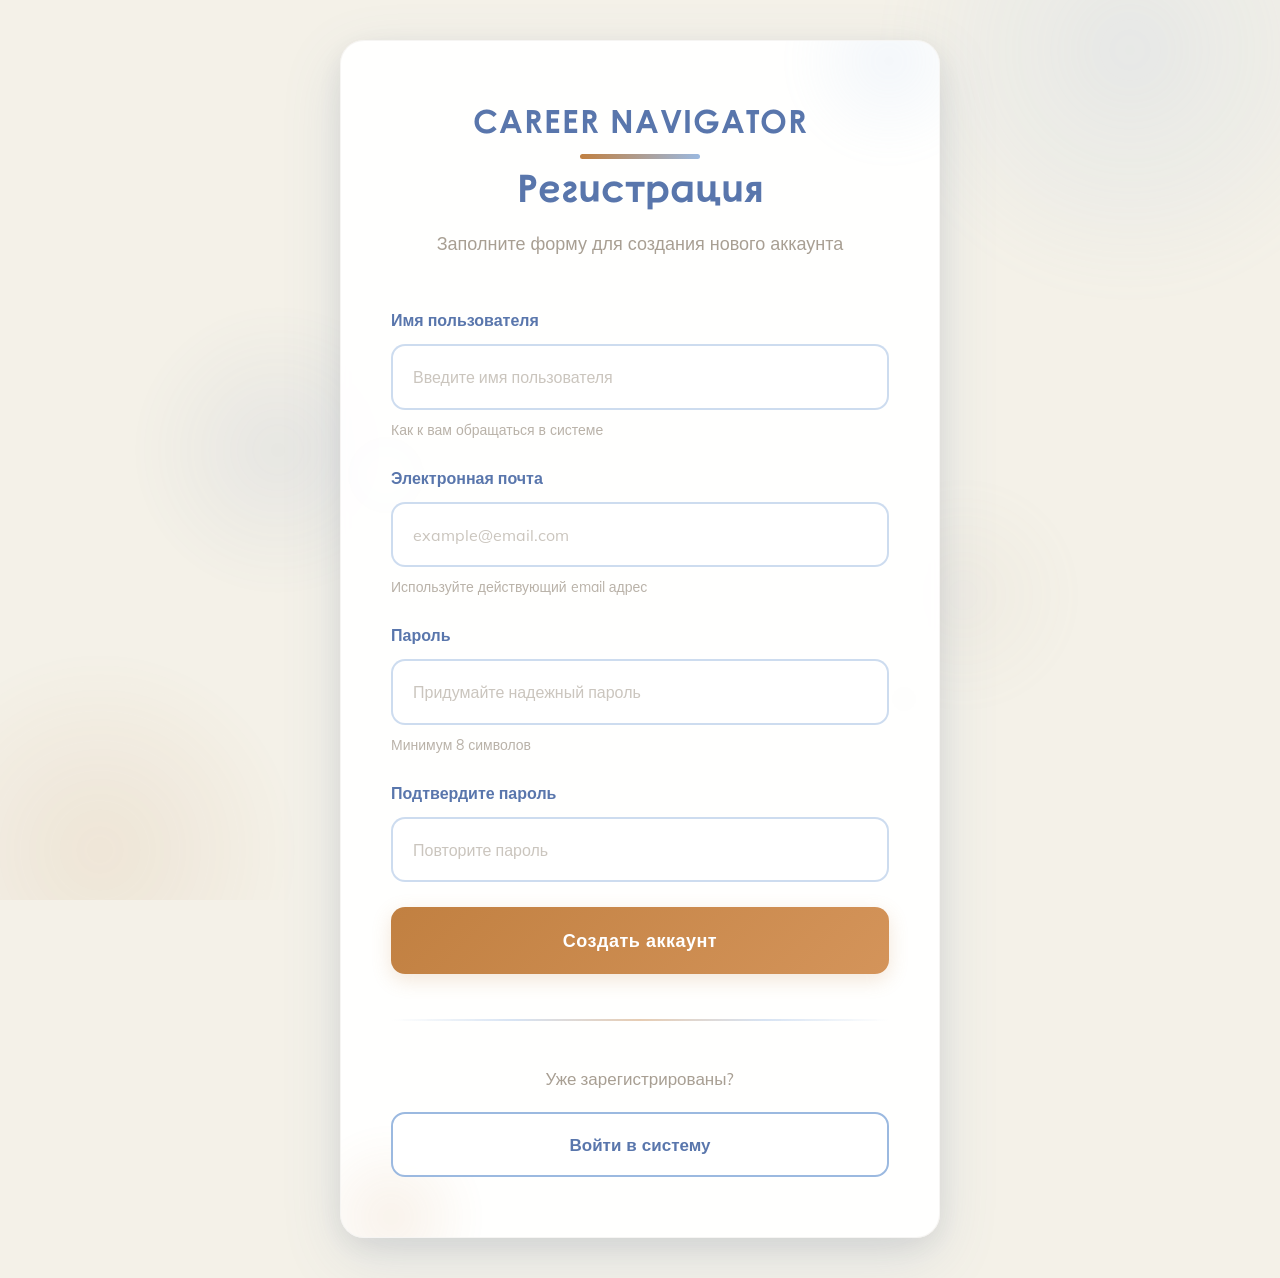
<file: registration.html>
<!DOCTYPE html>
<html lang="ru">
<head>
    <meta charset="UTF-8">
    <meta name="viewport" content="width=device-width, initial-scale=1.0, maximum-scale=1.0, user-scalable=yes">
    <title>Регистрация</title>
    <link rel="stylesheet" href="https://stackpath.bootstrapcdn.com/bootstrap/4.4.1/css/bootstrap.min.css">
    <link rel="stylesheet" href="style.css">
</head>
<body class="career-body">
    <!-- Фоновые круги -->
    <div class="career-bg-circles">
        <div class="career-circle-1"></div>
        <div class="career-circle-2"></div>
        <div class="career-circle-3"></div>
        <div class="career-circle-4"></div>
    </div>

    <!-- Контейнер формы -->
    <div class="career-form-container">
        <div class="career-form-box">
            <!-- Круги внутри формы -->
            <div class="career-form-circles">
                <div class="career-form-circle-5"></div>
                <div class="career-form-circle-6"></div>
                <div class="career-form-circle-7"></div>
                <div class="career-form-circle-8"></div>
            </div>

            <!-- Содержимое формы -->
            <div class="career-form-content">
                <!-- Шапка формы -->
                <div class="career-form-header">
                    <div class="career-form-logo">Career Navigator</div>
                    <h2 class="career-form-title">Регистрация</h2>
                    <p class="career-form-subtitle">Заполните форму для создания нового аккаунта</p>
                </div>

                <!-- Flash сообщения (скрыты по умолчанию) -->
                <div class="flash-messages" style="display: none;">
                    <!-- Пример flash-сообщения, скрыт по умолчанию -->
                    <div class="alert alert-danger alert-dismissible fade show" role="alert">
                        Пользователь с таким email уже существует
                        <button type="button" class="close" data-dismiss="alert" aria-label="Close">
                            <span aria-hidden="true">&times;</span>
                        </button>
                    </div>
                </div>

                <!-- Форма регистрации -->
                <form action="register.html" method="post">
                    <!-- Имя пользователя -->
                    <div class="career-form-group">
                        <label class="career-form-label">Имя пользователя</label>
                        <input type="text" name="reg_username" class="career-form-control" required
                               placeholder="Введите имя пользователя">
                        <span class="career-form-hint">Как к вам обращаться в системе</span>
                    </div>

                    <!-- Email -->
                    <div class="career-form-group">
                        <label class="career-form-label">Электронная почта</label>
                        <input type="email" name="reg_email" class="career-form-control" required
                               placeholder="example@email.com">
                        <span class="career-form-hint">Используйте действующий email адрес</span>
                    </div>

                    <!-- Пароль -->
                    <div class="career-form-group">
                        <label class="career-form-label">Пароль</label>
                        <input type="password" name="reg_password" class="career-form-control" required
                               placeholder="Придумайте надежный пароль">
                        <span class="career-form-hint">Минимум 8 символов</span>
                    </div>

                    <!-- Подтверждение пароля -->
                    <div class="career-form-group">
                        <label class="career-form-label">Подтвердите пароль</label>
                        <input type="password" name="reg_password_confirm" class="career-form-control" required
                               placeholder="Повторите пароль">
                    </div>

                    <!-- Кнопка регистрации -->
                    <div class="career-form-group">
                        <button type="submit" class="career-btn-primary">
                            Создать аккаунт
                        </button>
                    </div>

                    <!-- Разделитель -->
                    <div class="career-form-divider"></div>

                    <!-- Футер формы -->
                    <div class="career-form-footer">
                        <p>Уже зарегистрированы?</p>
                        <a href="login.html" class="career-btn-outline">
                            Войти в систему
                        </a>
                    </div>
                </form>
            </div>
        </div>
    </div>

    <!-- Bootstrap JS (только для закрытия alert) -->
    <script src="https://code.jquery.com/jquery-3.4.1.slim.min.js"></script>
    <script src="https://cdn.jsdelivr.net/npm/popper.js@1.16.0/dist/umd/popper.min.js"></script>
    <script src="https://stackpath.bootstrapcdn.com/bootstrap/4.4.1/js/bootstrap.min.js"></script>
</body>

</html>
</file>
<file: style.css>
/* style.css - Оригинальные стили для сайта Career Navigation */

/* 0. ШРИФТЫ (шрифты в папке fonts) */
@font-face {
    font-family: 'Educational Gothic';
    src: url('fonts/EDUCATIONALGOTHIC-REGULAR.OTF') format('opentype');
    font-weight: 400; /* Regular */
    font-style: normal;
    font-display: swap;
}

@font-face {
    font-family: 'Mulish';
    src: url('fonts/Mulish.ttf') format('truetype');
    font-weight: 400; /* Regular/Normal */
    font-style: normal;
    font-display: swap;
}

@font-face {
    font-family: 'Mulish';
    src: url('fonts/Mulish.ttf') format('truetype');
    font-weight: 700; /* Bold */
    font-style: normal;
    font-display: swap;
}

/* 1. ЦВЕТА (как у тебя было) */
:root {
    --soft-sky-blue: #9BB9E0;
    --parchment-white: #F4F1E8;
    --coffee-crema: #C18041;
    --cornflower-blue: #5976AC;
    --shadowed-lace: #A89F93;
    --success-green: #4CAF50;
    --warning-orange: #FF9800;
}

/* 2. ОСНОВНЫЕ СТИЛИ СТРАНИЦЫ */
.career-body {
    margin: 0;
    padding: 0;
    font-family: 'Mulish', -apple-system, BlinkMacSystemFont, 'Segoe UI', Roboto, Oxygen, Ubuntu, Cantarell, sans-serif;
    min-height: 100vh;
    overflow-x: hidden;
    background-color: var(--parchment-white);
    position: relative;
}

/* 3. ФОНОВЫЕ КРУГИ (копируем твои круги) */
.career-bg-circles {
    position: fixed;
    top: 0;
    left: 0;
    right: 0;
    bottom: 0;
    overflow: hidden;
    z-index: 1;
}

.career-circle-1 {
    position: absolute;
    width: 500px;
    height: 500px;
    background: radial-gradient(circle, var(--soft-sky-blue) 0%, transparent 70%);
    border-radius: 50%;
    opacity: 0.15;
    top: -200px;
    right: -100px;
    filter: blur(20px);
    animation: career-float 20s ease-in-out infinite;
}

.career-circle-2 {
    position: absolute;
    width: 400px;
    height: 400px;
    background: radial-gradient(circle, var(--coffee-crema) 0%, transparent 70%);
    border-radius: 50%;
    opacity: 0.1;
    bottom: -150px;
    left: -100px;
    filter: blur(15px);
    animation: career-float 25s ease-in-out infinite reverse;
    animation-delay: -5s;
}

.career-circle-3 {
    position: absolute;
    width: 300px;
    height: 300px;
    background: radial-gradient(circle, var(--cornflower-blue) 0%, transparent 70%);
    border-radius: 50%;
    opacity: 0.08;
    top: 50%;
    left: 10%;
    transform: translateY(-50%);
    filter: blur(10px);
    animation: career-float 30s ease-in-out infinite;
    animation-delay: -10s;
}

.career-circle-4 {
    position: absolute;
    width: 250px;
    height: 250px;
    background: radial-gradient(circle, var(--shadowed-lace) 0%, transparent 70%);
    border-radius: 50%;
    opacity: 0.05;
    bottom: 20%;
    right: 15%;
    filter: blur(8px);
}

/* 4. КОНТЕЙНЕРЫ ДЛЯ ФОРМ */
.career-form-container {
    position: relative;
    z-index: 3;
    display: flex;
    justify-content: center;
    align-items: center;
    min-height: 100vh;
    padding: 40px 20px;
}

/* 5. ОСНОВНАЯ ФОРМА (регистрация/вход) */
.career-form-box {
    width: 100%;
    max-width: 600px;
    background-color: white;
    padding: 60px 50px;
    border-radius: 24px;
    box-shadow: 0 20px 60px rgba(89, 118, 172, 0.15), 0 8px 30px rgba(0, 0, 0, 0.08);
    border: 1px solid rgba(168, 159, 147, 0.1);
    position: relative;
    overflow: hidden;
    backdrop-filter: blur(5px);
    background: rgba(255, 255, 255, 0.95);
    animation: career-fadeInUp 0.6s ease-out;
}

/* 6. КРУГИ ВНУТРИ ФОРМЫ (твои маленькие круги) */
.career-form-circles {
    position: absolute;
    top: 0;
    left: 0;
    right: 0;
    bottom: 0;
    pointer-events: none;
    z-index: 1;
}

.career-form-circle-5 {
    position: absolute;
    width: 200px;
    height: 200px;
    background: radial-gradient(circle, var(--soft-sky-blue) 0%, transparent 70%);
    border-radius: 50%;
    opacity: 0.12;
    top: -80px;
    right: -50px;
    filter: blur(15px);
    z-index: 1;
    animation: career-float 15s ease-in-out infinite;
    animation-delay: -2s;
}

.career-form-circle-6 {
    position: absolute;
    width: 180px;
    height: 180px;
    background: radial-gradient(circle, var(--coffee-crema) 0%, transparent 70%);
    border-radius: 50%;
    opacity: 0.1;
    bottom: -70px;
    left: -40px;
    filter: blur(12px);
    z-index: 1;
    animation: career-float 18s ease-in-out infinite reverse;
    animation-delay: -7s;
}

.career-form-circle-7 {
    position: absolute;
    width: 150px;
    height: 150px;
    background: radial-gradient(circle, rgba(155, 185, 224, 0.1) 0%, transparent 70%);
    border-radius: 50%;
    opacity: 0.08;
    top: 30%;
    left: -30px;
    filter: blur(8px);
    z-index: 1;
}

.career-form-circle-8 {
    position: absolute;
    width: 120px;
    height: 120px;
    background: radial-gradient(circle, rgba(193, 128, 65, 0.08) 0%, transparent 70%);
    border-radius: 50%;
    opacity: 0.06;
    bottom: 40%;
    right: -25px;
    filter: blur(6px);
    z-index: 1;
}

/* 7. СОДЕРЖАНИЕ ФОРМЫ */
.career-form-content {
    position: relative;
    z-index: 2;
}

/* 8. ШАПКА ФОРМЫ */
.career-form-header {
    text-align: center;
    margin-bottom: 50px;
    position: relative;
}

.career-form-logo {
    color: var(--cornflower-blue);
    font-size: 32px;
    font-weight: 800;
    letter-spacing: 1px;
    margin-bottom: 20px;
    display: inline-block;
    position: relative;
    text-transform: uppercase;
    font-family: 'Educational Gothic', sans-serif;
}

.career-form-logo::after {
    content: '';
    position: absolute;
    bottom: -10px;
    left: 50%;
    transform: translateX(-50%);
    width: 120px;
    height: 5px;
    background: linear-gradient(90deg, var(--coffee-crema), var(--soft-sky-blue));
    border-radius: 3px;
}

.career-form-title {
    color: var(--cornflower-blue);
    font-weight: 700;
    font-size: 38px;
    margin-bottom: 15px;
    text-align: center;
    font-family: 'Educational Gothic', sans-serif;
}

.career-form-subtitle {
    color: var(--shadowed-lace);
    font-size: 18px;
    text-align: center;
    line-height: 1.6;
    max-width: 450px;
    margin: 0 auto 40px;
    font-family: 'Mulish', sans-serif;
}

/* 9. ГРУППЫ ПОЛЕЙ ВВОДА */
.career-form-group {
    margin-bottom: 25px;
    position: relative;
    z-index: 2;
}

.career-form-label {
    color: var(--cornflower-blue);
    font-weight: 600;
    margin-bottom: 12px;
    display: block;
    font-size: 16px;
    font-family: 'Mulish', sans-serif;
}

.career-form-control {
    border: 2px solid rgba(155, 185, 224, 0.5);
    padding: 18px 20px;
    border-radius: 14px;
    transition: all 0.3s;
    color: #333;
    background-color: rgba(255, 255, 255, 0.9);
    font-size: 17px;
    height: auto;
    backdrop-filter: blur(5px);
    width: 100%;
    box-sizing: border-box;
    font-family: 'Mulish', sans-serif;
}

.career-form-control:focus {
    border-color: var(--coffee-crema);
    box-shadow: 0 0 0 4px rgba(193, 128, 65, 0.1);
    background-color: white;
    outline: none;
}

.career-form-control::placeholder {
    color: var(--shadowed-lace);
    opacity: 0.6;
    font-size: 16px;
}

/* 10. ПОДСКАЗКИ */
.career-form-hint {
    font-size: 14px;
    color: var(--shadowed-lace);
    margin-top: 10px;
    display: block;
    opacity: 0.8;
    font-family: 'Mulish', sans-serif;
}

/* 11. ССЫЛКА "ЗАБЫЛИ ПАРОЛЬ" */
.career-forgot-password {
    text-align: right;
    margin-top: 10px;
    margin-bottom: 30px;
}

.career-forgot-password a {
    color: var(--cornflower-blue);
    text-decoration: none;
    font-size: 15px;
    font-weight: 500;
    transition: color 0.3s;
    font-family: 'Mulish', sans-serif;
}

.career-forgot-password a:hover {
    color: var(--coffee-crema);
    text-decoration: underline;
}

/* 12. КНОПКИ */
.career-btn-primary {
    background: linear-gradient(135deg, var(--coffee-crema) 0%, #d4945a 100%);
    border: none;
    padding: 20px;
    font-weight: 600;
    border-radius: 14px;
    transition: all 0.3s;
    font-size: 18px;
    letter-spacing: 0.5px;
    color: white;
    box-shadow: 0 6px 20px rgba(193, 128, 65, 0.2);
    margin-top: 15px;
    position: relative;
    z-index: 2;
    width: 100%;
    cursor: pointer;
    display: block;
    text-align: center;
    text-decoration: none;
    font-family: 'Mulish', sans-serif;
}

.career-btn-primary:hover {
    background: linear-gradient(135deg, #b3713a 0%, var(--coffee-crema) 100%);
    transform: translateY(-3px);
    box-shadow: 0 10px 25px rgba(193, 128, 65, 0.3);
    color: white;
    text-decoration: none;
}

.career-btn-outline {
    color: var(--cornflower-blue);
    border: 2px solid var(--soft-sky-blue);
    padding: 18px;
    font-weight: 600;
    border-radius: 14px;
    transition: all 0.3s;
    background-color: rgba(255, 255, 255, 0.9);
    font-size: 17px;
    position: relative;
    z-index: 2;
    backdrop-filter: blur(5px);
    width: 100%;
    text-decoration: none;
    display: block;
    text-align: center;
    box-sizing: border-box;
    font-family: 'Mulish', sans-serif;
}

.career-btn-outline:hover {
    background: linear-gradient(135deg, var(--soft-sky-blue) 0%, var(--cornflower-blue) 100%);
    border-color: transparent;
    color: white;
    transform: translateY(-3px);
    box-shadow: 0 10px 25px rgba(155, 185, 224, 0.25);
    text-decoration: none;
}

/* 13. РАЗДЕЛИТЕЛЬ */
.career-form-divider {
    border: none;
    height: 2px;
    background: linear-gradient(to right, transparent, var(--soft-sky-blue), var(--coffee-crema), var(--soft-sky-blue), transparent);
    margin: 45px 0;
    opacity: 0.4;
    position: relative;
    z-index: 2;
}

/* 14. ФУТЕР ФОРМЫ */
.career-form-footer {
    text-align: center;
    margin-top: 40px;
    position: relative;
    z-index: 2;
}

.career-form-footer p {
    color: var(--shadowed-lace);
    margin-bottom: 20px;
    font-size: 17px;
    font-family: 'Mulish', sans-serif;
}

/* 15. СТИЛИ ДЛЯ ЛИЧНОГО КАБИНЕТА */

/* 15.1 Навигация */
.career-navbar {
    background: linear-gradient(135deg, var(--cornflower-blue) 0%, var(--soft-sky-blue) 100%);
    padding: 15px 0;
    box-shadow: 0 4px 20px rgba(89, 118, 172, 0.2);
    position: relative;
    z-index: 10;
}

.career-navbar-brand {
    color: white !important;
    font-weight: 800;
    font-size: 24px;
    letter-spacing: 1px;
    text-transform: uppercase;
    font-family: 'Educational Gothic', sans-serif;
}

.career-nav-link {
    color: rgba(255, 255, 255, 0.9) !important;
    font-weight: 500;
    margin: 0 10px;
    transition: all 0.3s;
    font-family: 'Mulish', sans-serif;
}

.career-nav-link:hover {
    color: white !important;
    transform: translateY(-2px);
}

/* 15.2 Контейнер личного кабинета */
.career-dashboard-container {
    position: relative;
    z-index: 3;
    padding: 40px 20px;
    max-width: 1400px;
    margin: 0 auto;
}

/* 15.3 Карточка приветствия */
.career-welcome-card {
    background: linear-gradient(135deg, rgba(255, 255, 255, 0.95) 0%, rgba(255, 255, 255, 0.85) 100%);
    border-radius: 20px;
    padding: 40px;
    margin-bottom: 40px;
    box-shadow: 0 15px 40px rgba(89, 118, 172, 0.15);
    border: 1px solid rgba(155, 185, 224, 0.3);
    backdrop-filter: blur(10px);
}

.career-welcome-title {
    color: var(--cornflower-blue);
    font-weight: 700;
    font-size: 32px;
    margin-bottom: 10px;
    font-family: 'Educational Gothic', sans-serif;
}

.career-welcome-subtitle {
    color: var(--shadowed-lace);
    font-size: 18px;
    margin-bottom: 20px;
    font-family: 'Mulish', sans-serif;
}

/* 15.4 Индикатор прогресса */
.career-progress-indicator {
    display: flex;
    align-items: center;
    gap: 15px;
    margin-top: 20px;
}

.career-progress-label {
    color: var(--cornflower-blue);
    font-weight: 600;
    font-family: 'Mulish', sans-serif;
}

.career-progress-bar {
    flex-grow: 1;
    height: 12px;
    background-color: rgba(155, 185, 224, 0.2);
    border-radius: 6px;
    overflow: hidden;
}

.career-progress-fill {
    height: 100%;
    background: linear-gradient(90deg, var(--coffee-crema), var(--cornflower-blue));
    border-radius: 6px;
    transition: width 0.5s ease-in-out;
    width: 0%;
}

/* 15.5 Секция тестов */
.career-tests-section {
    display: grid;
    grid-template-columns: repeat(auto-fill, minmax(350px, 1fr));
    gap: 30px;
    margin-bottom: 50px;
}

.career-test-card {
    background: white;
    border-radius: 18px;
    padding: 30px;
    box-shadow: 0 10px 30px rgba(89, 118, 172, 0.1);
    border: 1px solid rgba(155, 185, 224, 0.2);
    transition: all 0.3s;
    display: flex;
    flex-direction: column;
    height: 100%;
}

.career-test-card:hover {
    transform: translateY(-10px);
    box-shadow: 0 20px 40px rgba(89, 118, 172, 0.2);
}

.career-test-icon {
    font-size: 40px;
    margin-bottom: 20px;
    color: var(--cornflower-blue);
}

.career-test-title {
    color: var(--cornflower-blue);
    font-weight: 700;
    font-size: 22px;
    margin-bottom: 15px;
    font-family: 'Educational Gothic', sans-serif;
}

.career-test-description {
    color: var(--shadowed-lace);
    margin-bottom: 25px;
    line-height: 1.6;
    flex-grow: 1;
    font-family: 'Mulish', sans-serif;
}

.career-test-details {
    display: flex;
    justify-content: space-between;
    margin-bottom: 20px;
    font-size: 14px;
    color: var(--shadowed-lace);
    font-family: 'Mulish', sans-serif;
}

.career-test-time, .career-test-questions {
    display: flex;
    align-items: center;
    gap: 5px;
}

/* 15.6 Статусы тестов */
.career-test-status {
    display: inline-block;
    padding: 6px 15px;
    border-radius: 20px;
    font-size: 14px;
    font-weight: 600;
    margin-bottom: 20px;
    font-family: 'Mulish', sans-serif;
}

.career-status-not-started {
    background-color: rgba(168, 159, 147, 0.2);
    color: var(--shadowed-lace);
}

.career-status-in-progress {
    background-color: rgba(255, 152, 0, 0.2);
    color: var(--warning-orange);
}

.career-status-completed {
    background-color: rgba(76, 175, 80, 0.2);
    color: var(--success-green);
}

/* 15.7 Кнопки тестов */
.career-btn-test {
    background: linear-gradient(135deg, var(--coffee-crema) 0%, #d4945a 100%);
    border: none;
    padding: 14px;
    font-weight: 600;
    border-radius: 12px;
    transition: all 0.3s;
    color: white;
    box-shadow: 0 6px 20px rgba(193, 128, 65, 0.2);
    text-align: center;
    text-decoration: none;
    display: block;
    width: 100%;
    font-family: 'Mulish', sans-serif;
}

.career-btn-test:hover {
    background: linear-gradient(135deg, #b3713a 0%, var(--coffee-crema) 100%);
    transform: translateY(-3px);
    box-shadow: 0 10px 25px rgba(193, 128, 65, 0.3);
    color: white;
    text-decoration: none;
}

.career-btn-disabled {
    background: linear-gradient(135deg, var(--shadowed-lace) 0%, #b0a8a0 100%);
    cursor: not-allowed;
    opacity: 0.7;
}

.career-btn-disabled:hover {
    transform: none !important;
    box-shadow: 0 6px 20px rgba(193, 128, 65, 0.2) !important;
}

/* 15.8 Секция результатов */
.career-results-section {
    background: white;
    border-radius: 20px;
    padding: 40px;
    box-shadow: 0 15px 40px rgba(89, 118, 172, 0.15);
    margin-bottom: 50px;
    border: 1px solid rgba(155, 185, 224, 0.2);
}

.career-section-title {
    color: var(--cornflower-blue);
    font-weight: 700;
    font-size: 28px;
    margin-bottom: 30px;
    font-family: 'Educational Gothic', sans-serif;
}

/* 15.9 Состояние "нет результатов" */
.career-no-results {
    text-align: center;
    padding: 60px 20px;
    color: var(--shadowed-lace);
}

.career-no-results-icon {
    font-size: 60px;
    margin-bottom: 20px;
    color: rgba(155, 185, 224, 0.5);
}

.career-no-results-text {
    font-size: 18px;
    margin-bottom: 30px;
    font-family: 'Mulish', sans-serif;
}

/* 15.10 Кнопка выхода */
.career-logout-btn {
    background: rgba(255, 255, 255, 0.2);
    border: 1px solid rgba(255, 255, 255, 0.4);
    color: white;
    padding: 8px 20px;
    border-radius: 20px;
    transition: all 0.3s;
    font-family: 'Mulish', sans-serif;
}

.career-logout-btn:hover {
    background: rgba(255, 255, 255, 0.3);
    border-color: white;
}

/* 16. АНИМАЦИИ */
@keyframes career-fadeInUp {
    from {
        opacity: 0;
        transform: translateY(30px);
    }
    to {
        opacity: 1;
        transform: translateY(0);
    }
}

@keyframes career-float {
    0%, 100% { transform: translateY(0) rotate(0deg); }
    50% { transform: translateY(-20px) rotate(5deg); }
}

/* 17. АДАПТИВНОСТЬ */
@media (max-width: 992px) {
    .career-tests-section {
        grid-template-columns: 1fr;
    }
}

@media (max-width: 768px) {
    .career-form-box {
        padding: 50px 40px;
        max-width: 90%;
        margin: 20px;
    }

    .career-form-title {
        font-size: 32px;
    }

    .career-form-logo {
        font-size: 28px;
    }

    .career-circle-1, .career-circle-2, .career-circle-3, .career-circle-4 {
        opacity: 0.05;
        filter: blur(30px);
    }

    .career-form-circle-5, .career-form-circle-6, .career-form-circle-7, .career-form-circle-8 {
        opacity: 0.03;
        filter: blur(20px);
    }

    .career-btn-primary,
    .career-btn-outline {
        padding: 16px;
        font-size: 16px;
    }

    .career-form-control {
        padding: 16px 18px;
        font-size: 16px;
    }

    .career-forgot-password a {
        font-size: 14px;
    }

    .career-dashboard-container {
        padding: 20px 15px;
    }

    .career-welcome-card, .career-results-section {
        padding: 25px;
    }

    .career-welcome-title {
        font-size: 26px;
    }

    .career-section-title {
        font-size: 24px;
    }
}

@media (max-width: 480px) {
    .career-form-box {
        padding: 35px 25px;
    }

    .career-form-title {
        font-size: 28px;
    }

    .career-form-logo {
        font-size: 24px;
    }

    .career-form-control {
        padding: 14px 16px;
    }

    .career-test-card {
        padding: 20px;
    }
    /* ДОПОЛНИТЕЛЬНЫЕ СТИЛИ ДЛЯ КАРТОЧЕК ПРОФЕССИЙ */

/* Контейнер для профессий */
.career-professions-container {
    position: relative;
    z-index: 3;
    padding: 40px 20px;
    max-width: 1400px;
    margin: 0 auto;
}

/* Шапка секции */
.career-professions-header {
    text-align: center;
    margin-bottom: 50px;
    position: relative;
}

.career-professions-logo {
    color: var(--cornflower-blue);
    font-size: 32px;
    font-weight: 800;
    letter-spacing: 1px;
    margin-bottom: 20px;
    display: inline-block;
    position: relative;
    text-transform: uppercase;
    font-family: 'Educational Gothic', sans-serif;
}

.career-professions-logo::after {
    content: '';
    position: absolute;
    bottom: -10px;
    left: 50%;
    transform: translateX(-50%);
    width: 120px;
    height: 5px;
    background: linear-gradient(90deg, var(--coffee-crema), var(--soft-sky-blue));
    border-radius: 3px;
}

.career-professions-title {
    color: var(--cornflower-blue);
    font-weight: 700;
    font-size: 38px;
    margin-bottom: 15px;
    text-align: center;
    font-family: 'Educational Gothic', sans-serif;
}

.career-professions-subtitle {
    color: var(--shadowed-lace);
    font-size: 18px;
    text-align: center;
    line-height: 1.6;
    max-width: 600px;
    margin: 0 auto 40px;
    font-family: 'Mulish', sans-serif;
}

/* Сетка карточек */
.career-professions-grid {
    display: grid;
    grid-template-columns: repeat(auto-fill, minmax(350px, 1fr));
    gap: 30px;
    margin-bottom: 50px;
}

/* Карточка профессии */
.career-profession-card {
    background: white;
    border-radius: 20px;
    padding: 30px;
    box-shadow: 0 15px 40px rgba(89, 118, 172, 0.15);
    border: 1px solid rgba(155, 185, 224, 0.3);
    transition: all 0.3s;
    display: flex;
    flex-direction: column;
    height: 100%;
    position: relative;
    overflow: hidden;
    backdrop-filter: blur(5px);
    background: rgba(255, 255, 255, 0.95);
}

.career-profession-card:hover {
    transform: translateY(-10px);
    box-shadow: 0 25px 50px rgba(89, 118, 172, 0.25);
}

/* Бейдж совпадения */
.career-match-badge {
    position: absolute;
    top: 20px;
    right: 20px;
    color: white;
    padding: 8px 16px;
    border-radius: 20px;
    font-weight: 700;
    font-size: 16px;
    box-shadow: 0 4px 15px rgba(76, 175, 80, 0.3);
    z-index: 2;
    font-family: 'Mulish', sans-serif;
}

.career-match-excellent {
    background: linear-gradient(135deg, var(--success-green) 0%, #66BB6A 100%);
}

.career-match-good {
    background: linear-gradient(135deg, var(--warning-orange) 0%, #FFB74D 100%);
}

.career-match-average {
    background: linear-gradient(135deg, var(--coffee-crema) 0%, #d4945a 100%);
}

/* Название профессии */
.career-profession-name {
    color: var(--cornflower-blue);
    font-weight: 700;
    font-size: 24px;
    margin-bottom: 20px;
    padding-right: 100px;
    font-family: 'Educational Gothic', sans-serif;
    line-height: 1.3;
}

/* Разделитель */
.career-profession-divider {
    border: none;
    height: 2px;
    background: linear-gradient(to right, transparent, var(--soft-sky-blue), var(--coffee-crema), var(--soft-sky-blue), transparent);
    margin: 20px 0;
    opacity: 0.3;
}

/* Список атрибутов */
.career-attributes-list {
    list-style: none;
    padding: 0;
    margin: 0;
    margin-bottom: 25px;
    flex-grow: 1;
}

.career-attribute-item {
    display: flex;
    align-items: center;
    margin-bottom: 12px;
    padding: 10px;
    background: rgba(155, 185, 224, 0.05);
    border-radius: 10px;
    transition: all 0.3s;
    font-family: 'Mulish', sans-serif;
}

.career-attribute-item:hover {
    background: rgba(155, 185, 224, 0.1);
    transform: translateX(5px);
}

.career-attribute-name {
    flex: 1;
    color: var(--cornflower-blue);
    font-weight: 600;
    font-size: 15px;
}

.career-attribute-range {
    color: var(--shadowed-lace);
    font-size: 14px;
    margin-right: 15px;
}

/* Приоритет */
.career-attribute-priority {
    padding: 4px 12px;
    border-radius: 12px;
    font-size: 12px;
    font-weight: 600;
    text-transform: uppercase;
    letter-spacing: 0.5px;
}

.career-priority-high {
    background: linear-gradient(135deg, var(--coffee-crema) 0%, #d4945a 100%);
    color: white;
}

.career-priority-medium {
    background: linear-gradient(135deg, var(--cornflower-blue) 0%, #7288C4 100%);
    color: white;
}

.career-priority-low {
    background: linear-gradient(135deg, var(--soft-sky-blue) 0%, #AFC6EB 100%);
    color: var(--cornflower-blue);
}

/* Кнопка деталей */
.career-btn-details {
    background: linear-gradient(135deg, var(--cornflower-blue) 0%, #7288C4 100%);
    border: none;
    padding: 14px;
    font-weight: 600;
    border-radius: 12px;
    transition: all 0.3s;
    color: white;
    box-shadow: 0 6px 20px rgba(89, 118, 172, 0.2);
    text-align: center;
    text-decoration: none;
    display: block;
    width: 100%;
    font-family: 'Mulish', sans-serif;
    cursor: pointer;
    margin-top: auto;
}

.career-btn-details:hover {
    background: linear-gradient(135deg, #4a5e91 0%, var(--cornflower-blue) 100%);
    transform: translateY(-3px);
    box-shadow: 0 10px 25px rgba(89, 118, 172, 0.3);
}

/* Адаптивность */
@media (max-width: 768px) {
    .career-professions-title {
        font-size: 32px;
    }%

    .career-professions-logo {
        font-size: 28px;
    }

    .career-profession-name {
        font-size: 22px;
    }

    .career-professions-grid {
        grid-template-columns: 1fr;
    }
}

@media (max-width: 480px) {
    .career-profession-card {
        padding: 20px;
    }

    .career-profession-name {
        font-size: 20px;
    }

    .career-match-badge {
        position: relative;
        top: 0;
        right: 0;
        margin-bottom: 15px;
        align-self: flex-start;
    }
}
}
</file>
